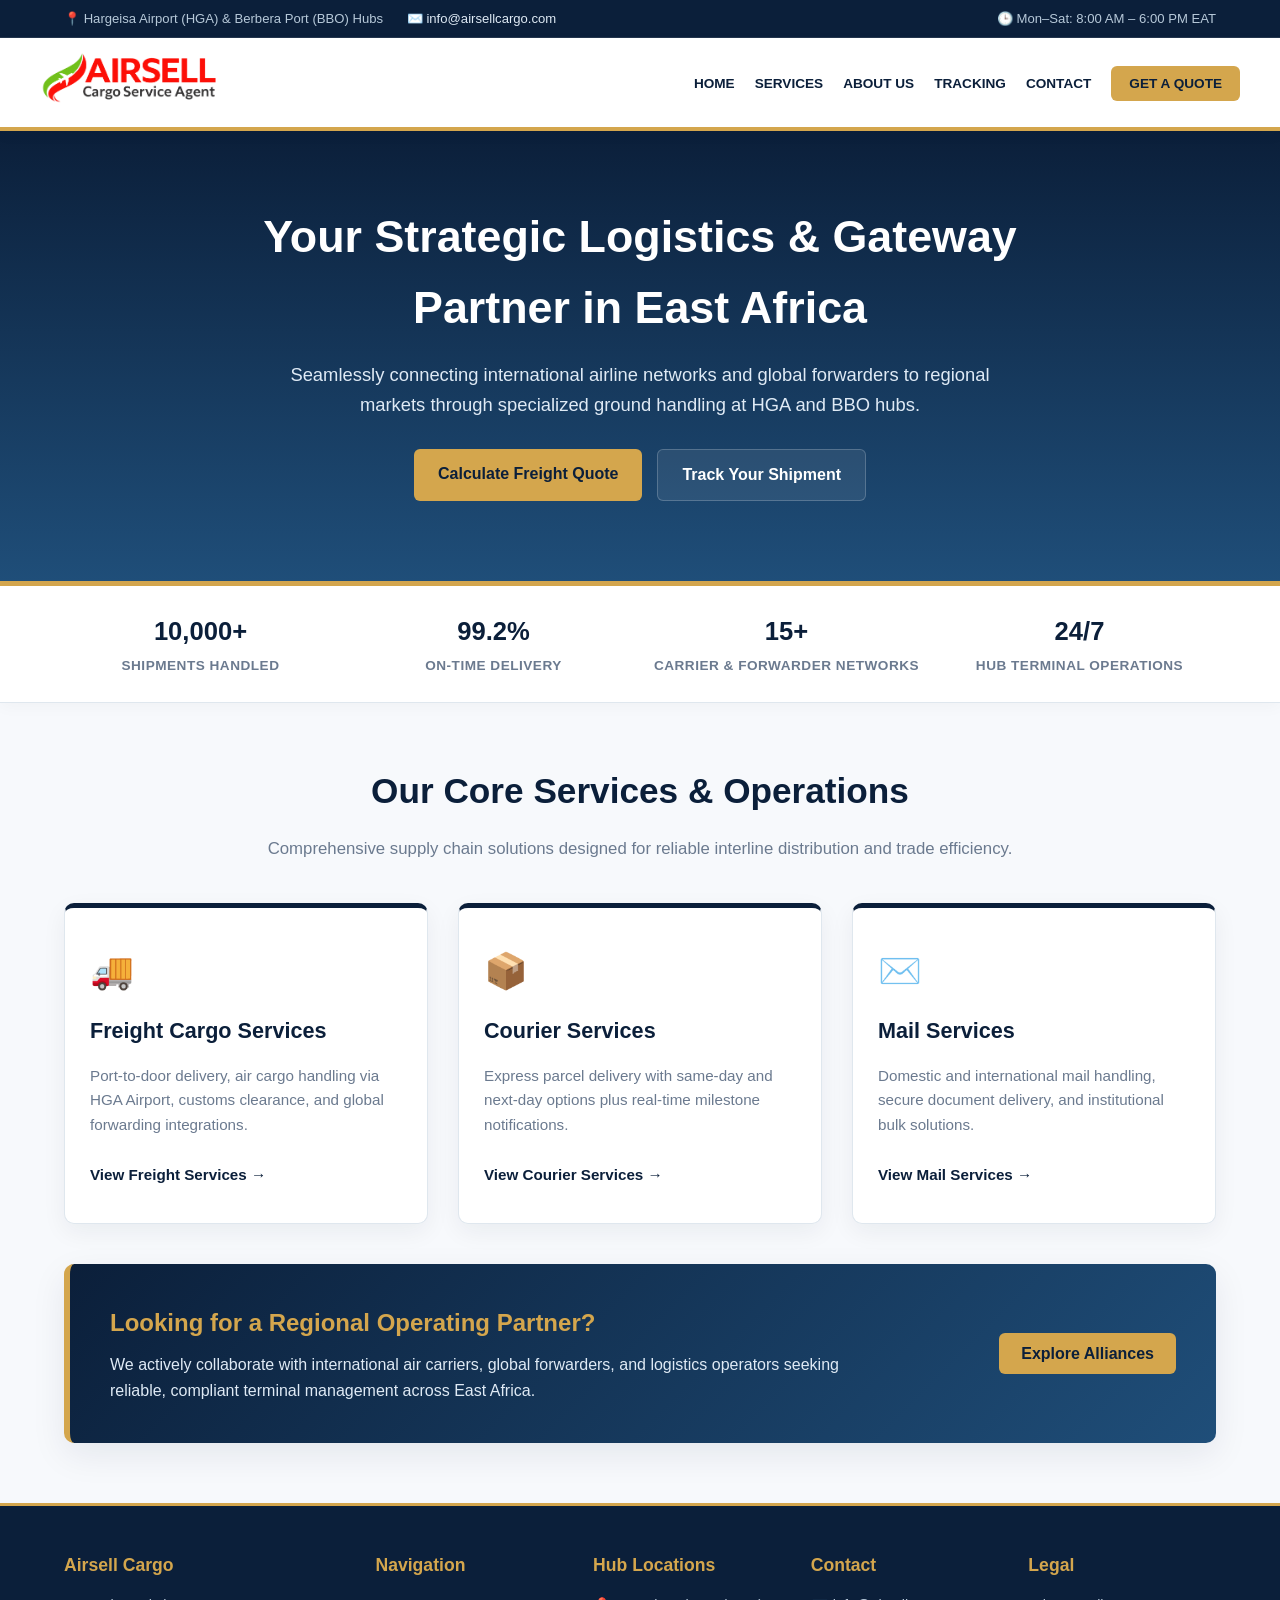
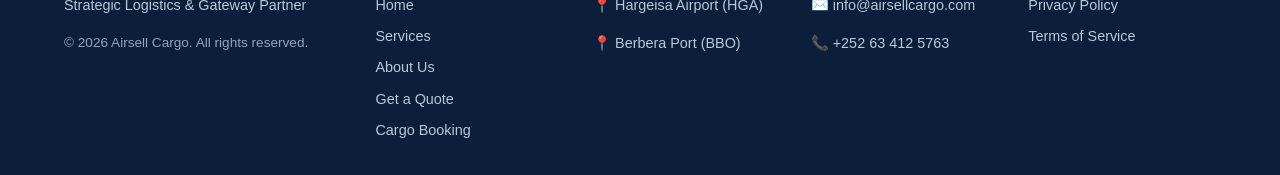
<file: index.html>
<!DOCTYPE html>
<html lang="en">
<head>
  <meta charset="UTF-8">
  <meta http-equiv="X-UA-Compatible" content="IE=edge">
  <meta name="viewport" content="width=device-width, initial-scale=1.0, maximum-scale=5.0">
  <title>Airsell Cargo | Strategic Logistics & Gateway Partner</title>
  <meta name="description" content="Your trusted regional operating extension, connecting international airline networks and global forwarders to East African markets through HGA and BBO hubs.">
  
  <style>  
    :root {
      --brand-primary: #0b1f3a;
      --brand-secondary: #1f4e79;
      --brand-accent: #d4a64d;
      --brand-danger: #c83e3e;
      --brand-yellow: #d4a64d;
      --primary-dark: #0b1f3a;
      --text-dark: #1e2a37;
      --text-gray: #6b7a8f;
      --bg-light: #f7f9fc;
      --card-shadow: 0 12px 35px rgba(11, 31, 58, 0.08);
      --border-color: #dfe7ee;
    }
    
    * { box-sizing: border-box; }

    body { 
      font-family: 'Segoe UI', Roboto, Arial, sans-serif; 
      margin: 0; 
      background: var(--bg-light); 
      color: var(--text-dark); 
      line-height: 1.6; 
    }
    
    .container { 
      max-width: 1200px; 
      margin: auto; 
      padding: 0 24px; 
    }
    
    /* Top Bar */
    .top-bar {
      background: var(--primary-dark);
      color: #b7c9d9;
      font-size: 0.82rem;
      padding: 8px 0;
      border-bottom: 1px solid rgba(255, 255, 255, 0.1);
    }

    .top-bar-flex {
      display: flex;
      justify-content: space-between;
      align-items: center;
    }

    .top-bar-info span { margin-right: 20px; }
    .top-bar-info a { color: #dfeaf5; text-decoration: none; }
    .top-bar-info a:hover { color: var(--brand-accent); }

    /* Header Navigation */
    header { 
      background: #ffffff; 
      border-bottom: 4px solid var(--brand-accent); 
      box-shadow: 0 4px 12px rgba(11,31,58,0.05); 
      position: sticky;
      top: 0;
      z-index: 1000;
    }
    
    .header-flex { 
      display: flex; 
      justify-content: space-between; 
      align-items: center; 
      padding: 15px 0;
    }
    
    .nav-links { 
      list-style: none; 
      display: flex; 
      align-items: center;
      gap: 20px; 
      margin: 0; 
      padding: 0;
    }
    
    .nav-links a { 
      text-decoration: none; 
      color: var(--primary-dark); 
      font-weight: 600; 
      text-transform: uppercase; 
      font-size: 0.85rem; 
      transition: color 0.3s ease; 
    }
    
    .nav-links a.active, .nav-links a:hover { 
      color: var(--brand-primary);
    }

    .btn-nav-cta {
      background: var(--brand-accent);
      color: var(--brand-primary) !important;
      padding: 10px 18px;
      border-radius: 6px;
      font-weight: 700 !important;
    }

    .btn-nav-cta:hover {
      background: #c49632;
    }
    
    /* Hero Section */
    .hero-banner { 
      text-align: center; 
      padding: 70px 20px 80px; 
      background: linear-gradient(180deg, var(--primary-dark) 0%, var(--brand-secondary) 100%);
      color: #ffffff;
      border-bottom: 5px solid var(--brand-accent); 
    }
    
    .hero-banner h1 { 
      font-size: 2.8rem; 
      margin: 0 0 16px; 
      font-weight: 800; 
      color: #ffffff; 
      max-width: 900px;
      margin-left: auto;
      margin-right: auto;
    } 

    .hero-banner p {
      max-width: 700px;
      margin: 0 auto 30px;
      color: #dfeaf5;
      font-size: 1.15rem;
    }

    .hero-btns {
      display: flex;
      justify-content: center;
      gap: 15px;
    }

    .btn-primary {
      background: var(--brand-accent);
      color: var(--brand-primary);
      padding: 12px 24px;
      border-radius: 6px;
      text-decoration: none;
      font-weight: 700;
      transition: background 0.2s;
    }

    .btn-primary:hover {
      background: #c49632;
    }

    .btn-secondary {
      background: rgba(255, 255, 255, 0.08);
      color: #ffffff;
      padding: 12px 24px;
      border-radius: 6px;
      text-decoration: none;
      font-weight: 700;
      border: 1px solid rgba(255, 255, 255, 0.2);
      transition: background 0.2s;
    }

    .btn-secondary:hover {
      background: rgba(255, 255, 255, 0.15);
    }

    /* Trust Metrics Strip */
    .metrics-strip {
      background: #ffffff;
      border-bottom: 1px solid var(--border-color);
      padding: 25px 0;
      box-shadow: 0 4px 15px rgba(0,0,0,0.03);
    }

    .metrics-grid {
      display: grid;
      grid-template-columns: repeat(4, 1fr);
      gap: 20px;
      text-align: center;
    }

    .metric-item strong {
      display: block;
      font-size: 1.6rem;
      color: var(--brand-primary);
      font-weight: 800;
    }

    .metric-item span {
      font-size: 0.85rem;
      color: var(--text-gray);
      text-transform: uppercase;
      letter-spacing: 0.5px;
      font-weight: 600;
    }

    /* Services & Partnership Section */
    .services-wrapper {
      max-width: 1200px;
      margin: 60px auto;
      padding: 0 24px;
    }

    .section-title {
      text-align: center;
      margin-bottom: 40px;
    }

    .section-title h2 {
      font-size: 2.2rem;
      color: var(--primary-dark);
      margin-bottom: 10px;
    }

    .section-title p {
      color: var(--text-gray);
      font-size: 1.05rem;
    }

    .services-grid {
      display: grid;
      grid-template-columns: repeat(3, 1fr);
      gap: 30px;
      margin-bottom: 40px;
    }

    .service-card {
      background: #ffffff;
      color: var(--text-dark);
      padding: 35px 25px;
      border-radius: 10px;
      box-shadow: 0 8px 25px rgba(11, 31, 58, 0.06);
      border-top: 5px solid var(--primary-dark);
      border-left: 1px solid var(--border-color);
      border-right: 1px solid var(--border-color);
      border-bottom: 1px solid var(--border-color);
      display: flex;
      flex-direction: column;
      justify-content: space-between;
      transition: transform 0.2s ease;
    }

    .service-card:hover {
      transform: translateY(-4px);
    }

    .service-card .icon {
      font-size: 2.2rem;
      margin-bottom: 15px;
    }

    .service-card h2 {
      color: var(--primary-dark);
      margin-top: 0;
      margin-bottom: 15px;
      font-size: 1.35rem;
    }

    .service-card p {
      color: var(--text-gray);
      font-size: 0.95rem;
      line-height: 1.6;
      margin-bottom: 25px;
    }

    .service-link {
      display: inline-block;
      color: var(--brand-primary);
      text-decoration: none;
      font-weight: 700;
      font-size: 0.95rem;
      transition: color 0.2s;
    }

    .service-link:hover {
      color: var(--brand-accent);
    }

    /* Strategic Partnership Spotlight Banner */
    .partnership-spotlight {
      background: linear-gradient(135deg, var(--primary-dark) 0%, var(--brand-secondary) 100%);
      color: #ffffff;
      padding: 40px;
      border-radius: 10px;
      border-left: 6px solid var(--brand-accent);
      display: flex;
      justify-content: space-between;
      align-items: center;
      gap: 20px;
      box-shadow: var(--card-shadow);
    }

    .partnership-spotlight h3 {
      color: var(--brand-accent);
      margin-top: 0;
      margin-bottom: 10px;
      font-size: 1.5rem;
    }

    .partnership-spotlight p {
      color: #dfeaf5;
      margin: 0;
      font-size: 1rem;
      max-width: 750px;
    }

    .btn-partnership {
      background: var(--brand-accent);
      color: var(--primary-dark);
      padding: 12px 22px;
      border-radius: 6px;
      text-decoration: none;
      font-weight: 800;
      white-space: nowrap;
      transition: background 0.2s;
    }

    .btn-partnership:hover {
      background: #c49632;
    }

    /* Footer */
    .site-footer { 
      background: var(--primary-dark); 
      color: #ffffff; 
      padding: 45px 0 25px; 
      font-size: 0.9rem;
      border-top: 3px solid var(--brand-accent);
    }

    .footer-grid { 
      display: grid; 
      grid-template-columns: 1.5fr repeat(4, 1fr); 
      gap: 30px; 
      max-width: 1200px;
      margin: auto;
      padding: 0 24px;
    }

    .footer-col h3 {
      color: var(--brand-accent);
      margin-top: 0;
      margin-bottom: 15px;
      font-size: 1.1rem;
    }

    .footer-col ul { list-style: none; padding: 0; margin: 0; }
    .footer-col li { margin-bottom: 8px; }
    .footer-col a { color: #b7c9d9; text-decoration: none; transition: color 0.3s ease; }
    .footer-col a:hover { color: #ffffff; }

    @media (max-width: 900px) {
      .services-grid, .metrics-grid { grid-template-columns: 1fr; }
      .hero-btns { flex-direction: column; }
      .partnership-spotlight { flex-direction: column; align-items: flex-start; }
    }
  </style>
</head>
<body>

<!-- Top Notification Bar -->
<div class="top-bar">
  <div class="container top-bar-flex">
    <div class="top-bar-info">
      <span>📍 Hargeisa Airport (HGA) & Berbera Port (BBO) Hubs</span>
      <span>✉️ <a href="mailto:info@airsellcargo.com">info@airsellcargo.com</a></span>
    </div>
    <div>
      <span>🕒 Mon–Sat: 8:00 AM – 6:00 PM EAT</span>
    </div>
  </div>
</div>

<!-- Main Header -->
<header>
  <div class="container header-flex">
    <div class="logo">
      <a href="index.html">
        <img src="logo.png" alt="Airsell Cargo Service Agent" width="180">
      </a>
    </div>
    
    <nav aria-label="Main Navigation">
      <ul class="nav-links">
        <li><a href="index.html" class="active" aria-current="page">Home</a></li>
        <li><a href="services.html">Services</a></li>
        <li><a href="about.html">About Us</a></li>
        <li><a href="tracking.html">Tracking</a></li>
        <li><a href="contact.html">Contact</a></li>
        <li><a href="quote.html" class="btn-nav-cta">Get a Quote</a></li>
      </ul>
    </nav>
  </div>
</header>

<!-- Hero Section -->
<section class="hero-banner">
  <div class="container">
    <h1>Your Strategic Logistics & Gateway Partner in East Africa</h1>
    <p>Seamlessly connecting international airline networks and global forwarders to regional markets through specialized ground handling at HGA and BBO hubs.</p>
    <div class="hero-btns">
      <a href="quote.html" class="btn-primary">Calculate Freight Quote</a>
      <a href="tracking.html" class="btn-secondary">Track Your Shipment</a>
    </div>
  </div>
</section>

<!-- Trust Metrics Strip -->
<div class="metrics-strip">
  <div class="container">
    <div class="metrics-grid">
      <div class="metric-item">
        <strong>10,000+</strong>
        <span>Shipments Handled</span>
      </div>
      <div class="metric-item">
        <strong>99.2%</strong>
        <span>On-Time Delivery</span>
      </div>
      <div class="metric-item">
        <strong>15+</strong>
        <span>Carrier & Forwarder Networks</span>
      </div>
      <div class="metric-item">
        <strong>24/7</strong>
        <span>Hub Terminal Operations</span>
      </div>
    </div>
  </div>
</div>

<!-- Core Services & Partnership Section -->
<div class="services-wrapper">
  <div class="section-title">
    <h2>Our Core Services & Operations</h2>
    <p>Comprehensive supply chain solutions designed for reliable interline distribution and trade efficiency.</p>
  </div>

  <div class="services-grid">
    
    <!-- Service 1 -->
    <div class="service-card">
      <div>
        <div class="icon">🚚</div>
        <h2>Freight Cargo Services</h2>
        <p>Port-to-door delivery, air cargo handling via HGA Airport, customs clearance, and global forwarding integrations.</p>
      </div>
      <div>
        <a href="services.html" class="service-link">View Freight Services →</a>
      </div>
    </div>

    <!-- Service 2 -->
    <div class="service-card">
      <div>
        <div class="icon">📦</div>
        <h2>Courier Services</h2>
        <p>Express parcel delivery with same-day and next-day options plus real-time milestone notifications.</p>
      </div>
      <div>
        <a href="services.html" class="service-link">View Courier Services →</a>
      </div>
    </div>

    <!-- Service 3 -->
    <div class="service-card">
      <div>
        <div class="icon">✉️</div>
        <h2>Mail Services</h2>
        <p>Domestic and international mail handling, secure document delivery, and institutional bulk solutions.</p>
      </div>
      <div>
        <a href="services.html" class="service-link">View Mail Services →</a>
      </div>
    </div>

  </div>

  <!-- Strategic Alliance Spotlight Banner -->
  <div class="partnership-spotlight">
    <div>
      <h3>Looking for a Regional Operating Partner?</h3>
      <p>We actively collaborate with international air carriers, global forwarders, and logistics operators seeking reliable, compliant terminal management across East Africa.</p>
    </div>
    <div>
      <a href="contact.html" class="btn-partnership">Explore Alliances</a>
    </div>
  </div>

</div>

<!-- Footer Section -->
<footer class="site-footer">
  <div class="footer-grid">
    <div class="footer-col">
      <h3>Airsell Cargo</h3>
      <p style="color: #b7c9d9;">Strategic Logistics & Gateway Partner</p>
      <p style="color: #94a3b8; font-size: 0.85rem;">© 2026 Airsell Cargo. All rights reserved.</p>
    </div>

    <div class="footer-col">
      <h3>Navigation</h3>
      <ul>
        <li><a href="index.html">Home</a></li>
        <li><a href="services.html">Services</a></li>
        <li><a href="about.html">About Us</a></li>
        <li><a href="quote.html">Get a Quote</a></li>
        <li><a href="booking.html">Cargo Booking</a></li>
      </ul>
    </div>

    <div class="footer-col">
      <h3>Hub Locations</h3>
      <p style="color: #b7c9d9; margin-bottom: 6px;">📍 Hargeisa Airport (HGA)</p>
      <p style="color: #b7c9d9;">📍 Berbera Port (BBO)</p>
    </div>

    <div class="footer-col">
      <h3>Contact</h3>
      <p style="color: #b7c9d9; margin-bottom: 6px;">✉️ <a href="mailto:info@airsellcargo.com">info@airsellcargo.com</a></p>
      <p style="color: #b7c9d9;">📞 +252 63 412 5763</p>
    </div>

    <div class="footer-col">
      <h3>Legal</h3>
      <ul>
        <li><a href="privacy.html">Privacy Policy</a></li>
        <li><a href="terms.html">Terms of Service</a></li>
      </ul>
    </div>
  </div>
</footer>

</body>
</html>
</file>
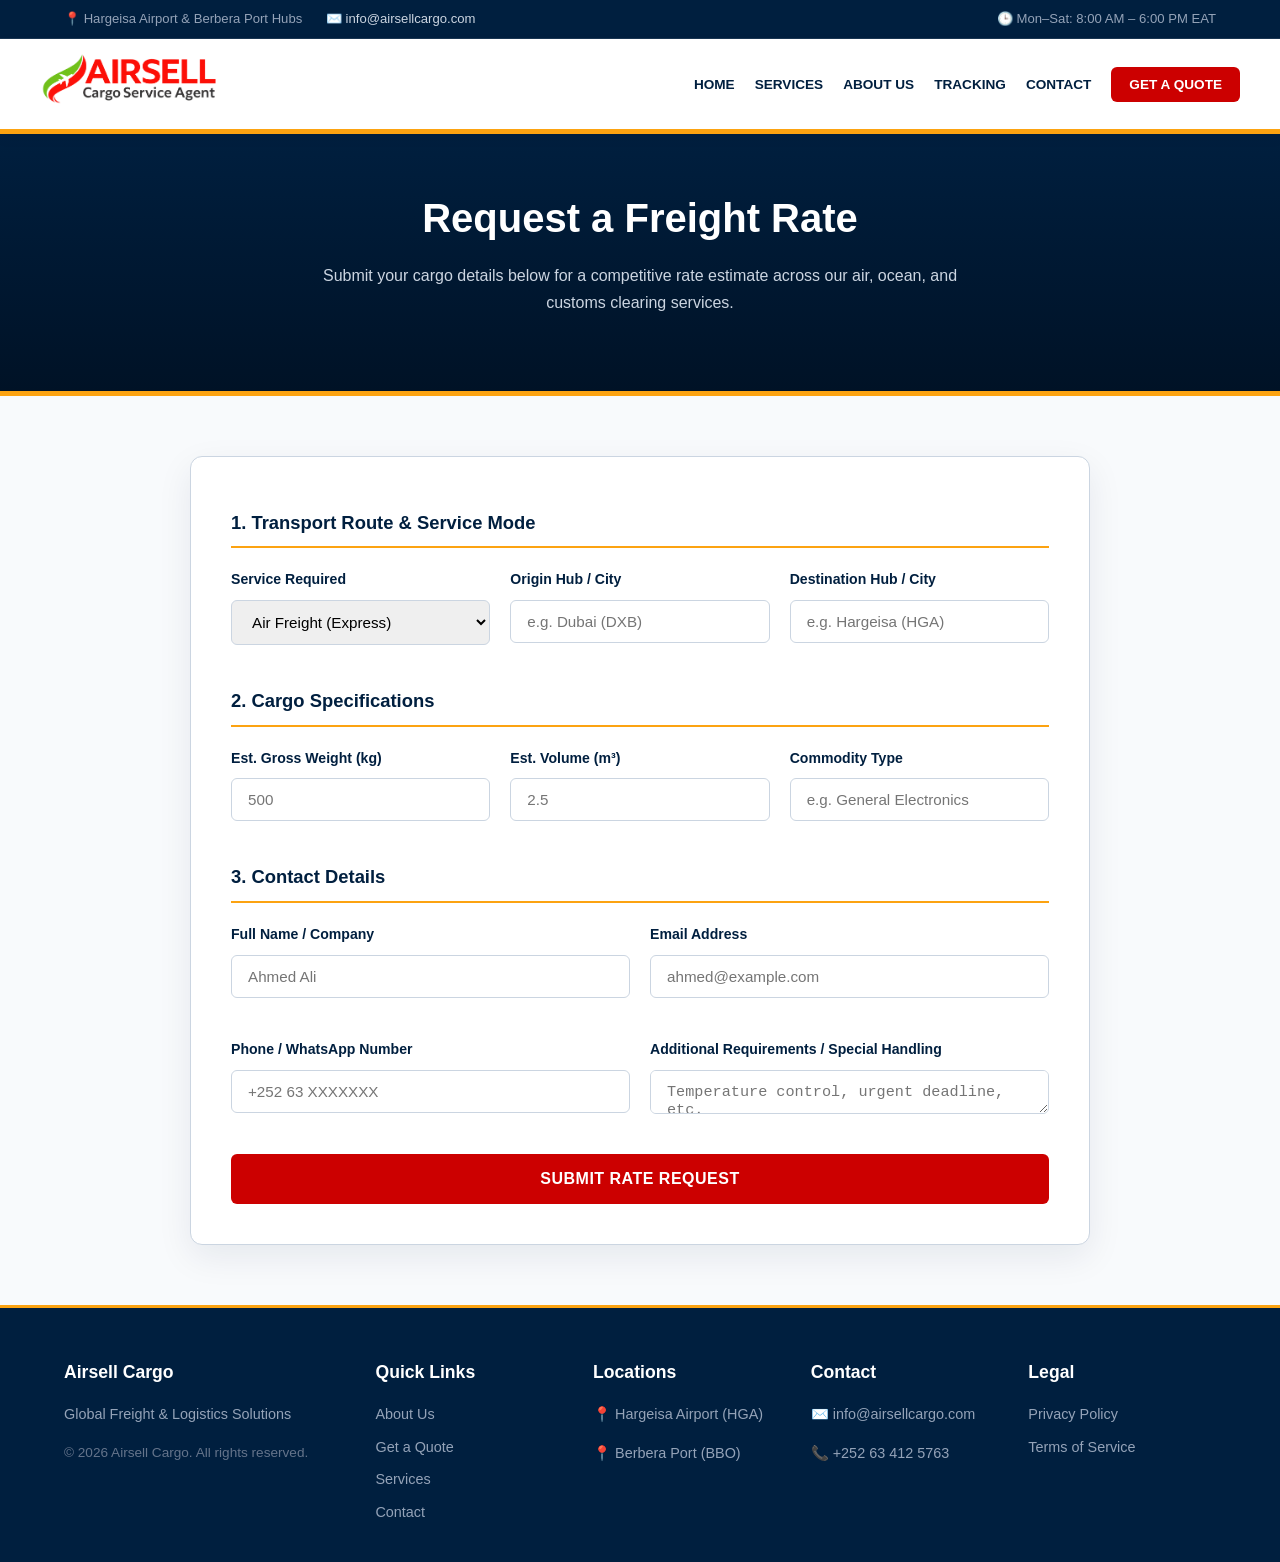
<file: 1quote.html>
<!DOCTYPE html>
<html lang="en">
<head>
  <meta charset="UTF-8">
  <meta http-equiv="X-UA-Compatible" content="IE=edge">
  <meta name="viewport" content="width=device-width, initial-scale=1.0, maximum-scale=5.0">
  <title>Get a Freight Quote | Airsell Cargo</title>
  <meta name="description" content="Request an instant freight estimate for air cargo, ocean shipping, or customs clearing with Airsell Cargo.">
  
  <style>
    :root {
      --brand-red: #cc0000;
      --brand-green: #008800;
      --brand-yellow: #fca311;
      --primary-dark: #001f3f;
      --text-dark: #0f172a;
      --text-gray: #64748b;
      --bg-light: #f8fafc;
      --card-shadow: 0 12px 35px rgba(0, 31, 63, 0.08);
      --border-color: #cbd5e1;
    }
    * { box-sizing: border-box; }
    body {
      font-family: 'Segoe UI', Roboto, Arial, sans-serif;
      margin: 0;
      background: #ffffff;
      color: var(--text-dark);
      line-height: 1.7;
    }
    .container { max-width: 1200px; margin: auto; padding: 0 24px; }
    
    /* Top Bar */
    .top-bar {
      background: var(--primary-dark);
      color: #94a3b8;
      font-size: 0.82rem;
      padding: 8px 0;
      border-bottom: 1px solid rgba(255, 255, 255, 0.1);
    }
    .top-bar-flex { display: flex; justify-content: space-between; align-items: center; }
    .top-bar-info span { margin-right: 20px; }
    .top-bar-info a { color: #cbd5e1; text-decoration: none; }
    .top-bar-info a:hover { color: var(--brand-yellow); }
    
    /* Header Navigation */
    header {
      background: #ffffff;
      border-bottom: 5px solid var(--brand-yellow);
      box-shadow: 0 4px 12px rgba(0,0,0,0.06);
      position: sticky;
      top: 0;
      z-index: 1000;
    }
    .header-flex { display: flex; justify-content: space-between; align-items: center; padding: 15px 0; }
    .nav-links { list-style: none; display: flex; align-items: center; gap: 20px; margin: 0; padding: 0; }
    .nav-links a {
      text-decoration: none;
      color: var(--primary-dark);
      font-weight: 600;
      text-transform: uppercase;
      font-size: 0.85rem;
      transition: color 0.3s ease;
    }
    .nav-links a.active, .nav-links a:hover { color: var(--brand-red); }
    .btn-nav-cta {
      background: var(--brand-red);
      color: #ffffff !important;
      padding: 10px 18px;
      border-radius: 6px;
      font-weight: 700 !important;
    }
    
    /* Hero Banner */
    .hero-banner {
      text-align: center;
      padding: 50px 20px 60px;
      background: linear-gradient(180deg, var(--primary-dark) 0%, #001226 100%);
      color: #ffffff;
      border-bottom: 5px solid var(--brand-yellow);
    }
    .hero-banner h1 { font-size: 2.5rem; margin: 0 0 10px; font-weight: 800; }
    .hero-banner p { max-width: 650px; margin: 0 auto 15px; color: #cbd5e1; font-size: 1rem; }
    
    /* Form Layout */
    .quote-section { padding: 60px 0; background: var(--bg-light); }
    .quote-card {
      background: #ffffff;
      border-radius: 12px;
      box-shadow: var(--card-shadow);
      padding: 40px;
      border: 1px solid var(--border-color);
      max-width: 900px;
      margin: 0 auto;
    }
    .form-grid-2 { display: grid; grid-template-columns: 1fr 1fr; gap: 20px; margin-bottom: 20px; }
    .form-grid-3 { display: grid; grid-template-columns: repeat(3, 1fr); gap: 20px; margin-bottom: 20px; }
    .form-group { display: flex; flex-direction: column; margin-bottom: 20px; }
    .form-group label { font-weight: 700; font-size: 0.88rem; color: var(--primary-dark); margin-bottom: 8px; }
    .form-group input, .form-group select, .form-group textarea {
      padding: 12px 16px;
      border: 1px solid var(--border-color);
      border-radius: 6px;
      font-size: 0.95rem;
      outline: none;
      transition: border-color 0.2s;
    }
    .form-group input:focus, .form-group select:focus, .form-group textarea:focus { border-color: var(--brand-red); }
    .btn-submit {
      background: var(--brand-red);
      color: #ffffff;
      border: none;
      padding: 16px 32px;
      font-size: 1rem;
      font-weight: 700;
      border-radius: 6px;
      cursor: pointer;
      width: 100%;
      text-transform: uppercase;
      letter-spacing: 0.5px;
      transition: background 0.3s;
    }
    .btn-submit:hover { background: var(--primary-dark); }
    
    .form-section-title {
      font-size: 1.15rem;
      color: var(--primary-dark);
      border-bottom: 2px solid var(--brand-yellow);
      padding-bottom: 8px;
      margin-top: 10px;
      margin-bottom: 20px;
      font-weight: 700;
    }
    
    /* Footer */
    .site-footer {
      background: var(--primary-dark);
      color: #ffffff;
      padding: 50px 0 30px;
      font-size: 0.9rem;
      border-top: 3px solid var(--brand-yellow);
    }
    .footer-grid { display: grid; grid-template-columns: 1.5fr repeat(4, 1fr); gap: 30px; }
    .footer-col h4 { color: var(--brand-yellow); margin-top: 0; margin-bottom: 15px; font-size: 1.1rem; }
    .footer-col ul { list-style: none; padding: 0; margin: 0; }
    .footer-col li { margin-bottom: 8px; }
    .footer-col a { color: #94a3b8; text-decoration: none; transition: color 0.3s ease; }
    .footer-col a:hover { color: #ffffff; }
    
    @media (max-width: 768px) {
      .form-grid-2, .form-grid-3 { grid-template-columns: 1fr; }
      .footer-grid { grid-template-columns: 1fr; gap: 25px; }
      .top-bar { display: none; }
    }
  </style>
</head>
<body>

  <!-- Top Navigation Bar -->
  <div class="top-bar">
    <div class="container top-bar-flex">
      <div class="top-bar-info">
        <span>📍 Hargeisa Airport & Berbera Port Hubs</span>
        <span>✉️ <a href="mailto:info@airsellcargo.com">info@airsellcargo.com</a></span>
      </div>
      <div>
        <span>🕒 Mon–Sat: 8:00 AM – 6:00 PM EAT</span>
      </div>
    </div>
  </div>

  <!-- Header Navigation -->
  <header>
    <div class="container header-flex">
      <div class="logo">
        <a href="index.html">
          <img src="logo.png" alt="Airsell Cargo" width="180">
        </a>
      </div>
      <nav aria-label="Main Navigation">
        <ul class="nav-links">
          <li><a href="index.html">Home</a></li>
          <li><a href="services.html">Services</a></li>
          <li><a href="about.html">About Us</a></li>
          <li><a href="tracking.html">Tracking</a></li>
          <li><a href="contact.html">Contact</a></li>
          <li><a href="quote.html" class="btn-nav-cta">Get a Quote</a></li>
        </ul>
      </nav>
    </div>
  </header>

  <!-- Hero Section -->
  <section class="hero-banner">
    <div class="container">
      <h1>Request a Freight Rate</h1>
      <p>Submit your cargo details below for a competitive rate estimate across our air, ocean, and customs clearing services.</p>
    </div>
  </section>

  <!-- Main Content & Form -->
  <main class="quote-section">
    <div class="container">
      <div class="quote-card">
        <form id="quoteForm" action="https://formsubmit.co/1233a26cfc71ac026ab36a3426f8e462" method="POST" enctype="multipart/form-data">
          <!-- FormSubmit Settings -->
          <input type="hidden" name="_captcha" value="false">
          <input type="hidden" name="_template" value="table">
          <input type="hidden" name="_subject" value="🚚 Freight Quote: {Service_Required} ({Origin_Hub} ➔ {Destination_Hub}) - {Full_Name}">
          <input type="hidden" name="_next" value="https://airsellcargo.com/thank.html">
          <input type="hidden" name="_autoresponse" value="Thank you for contacting Airsell Cargo. We have received your freight quote request and our team will get back to you shortly.">

          <!-- 1. Route Selection -->
          <div class="form-section-title">1. Transport Route & Service Mode</div>
          <div class="form-grid-3">
            <div class="form-group">
              <label for="service-type">Service Required</label>
              <select id="service-type" name="Service_Required" required>
                <option value="Air Freight (Express)">Air Freight (Express)</option>
                <option value="Air Charter Special">Air Charter Special</option>
                <option value="Ocean Cargo (FCL)">Ocean Cargo (FCL)</option>
                <option value="Ocean Cargo (LCL)">Ocean Cargo (LCL)</option>
                <option value="Customs Clearance Only">Customs Clearance Only</option>
              </select>
            </div>
            <div class="form-group">
              <label for="origin">Origin Hub / City</label>
              <input type="text" id="origin" name="Origin_Hub" placeholder="e.g. Dubai (DXB)" required>
            </div>
            <div class="form-group">
              <label for="destination">Destination Hub / City</label>
              <input type="text" id="destination" name="Destination_Hub" placeholder="e.g. Hargeisa (HGA)" required>
            </div>
          </div>

          <!-- 2. Cargo Details -->
          <div class="form-section-title">2. Cargo Specifications</div>
          <div class="form-grid-3">
            <div class="form-group">
              <label for="weight">Est. Gross Weight (kg)</label>
              <input type="number" id="weight" name="Est_Gross_Weight_kg" placeholder="500" required>
            </div>
            <div class="form-group">
              <label for="volume">Est. Volume (m³)</label>
              <input type="number" step="0.1" id="volume" name="Est_Volume_m3" placeholder="2.5">
            </div>
            <div class="form-group">
              <label for="commodity">Commodity Type</label>
              <input type="text" id="commodity" name="Commodity_Type" placeholder="e.g. General Electronics" required>
            </div>
          </div>

          <!-- 3. Contact Information -->
          <div class="form-section-title">3. Contact Details</div>
          <div class="form-grid-2">
            <div class="form-group">
              <label for="fullname">Full Name / Company</label>
              <input type="text" id="fullname" name="Full_Name" placeholder="Ahmed Ali" required>
            </div>
            <div class="form-group">
              <label for="email">Email Address</label>
              <input type="email" id="email" name="email" placeholder="ahmed@example.com" required>
            </div>
          </div>
          <div class="form-grid-2">
            <div class="form-group">
              <label for="phone">Phone / WhatsApp Number</label>
              <input type="tel" id="phone" name="Phone_Number" placeholder="+252 63 XXXXXXX" required>
            </div>
            <div class="form-group">
              <label for="notes">Additional Requirements / Special Handling</label>
              <textarea id="notes" name="Special_Handling_Notes" rows="1" placeholder="Temperature control, urgent deadline, etc."></textarea>
            </div>
          </div>

          <button type="submit" class="btn-submit">Submit Rate Request</button>
        </form>
      </div>
    </div>
  </main>

  <!-- Footer Section -->
  <footer class="site-footer">
    <div class="container footer-grid">
      <div class="footer-col">
        <h4 style="color: #ffffff;">Airsell Cargo</h4>
        <p style="color: #94a3b8;">Global Freight & Logistics Solutions</p>
        <p style="color: #64748b; font-size: 0.85rem;">© 2026 Airsell Cargo. All rights reserved.</p>
      </div>
      <div class="footer-col">
        <h4 style="color: #ffffff;">Quick Links</h4>
        <ul>
          <li><a href="about.html">About Us</a></li>
          <li><a href="quote.html">Get a Quote</a></li>
          <li><a href="services.html">Services</a></li>
          <li><a href="contact.html">Contact</a></li>
        </ul>
      </div>
      <div class="footer-col">
        <h4 style="color: #ffffff;">Locations</h4>
        <p style="color: #94a3b8; margin-bottom: 6px;">📍 Hargeisa Airport (HGA)</p>
        <p style="color: #94a3b8;">📍 Berbera Port (BBO)</p>
      </div>
      <div class="footer-col">
        <h4 style="color: #ffffff;">Contact</h4>
        <p style="color: #94a3b8; margin-bottom: 6px;">✉️ info@airsellcargo.com</p>
        <p style="color: #94a3b8;">📞 +252 63 412 5763</p>
      </div>
      <div class="footer-col">
        <h4 style="color: #ffffff;">Legal</h4>
        <ul>
          <li><a href="privacy.html">Privacy Policy</a></li>
          <li><a href="terms.html">Terms of Service</a></li>
        </ul>
      </div>
    </div>
  </footer>

</body>
</html>
</file>
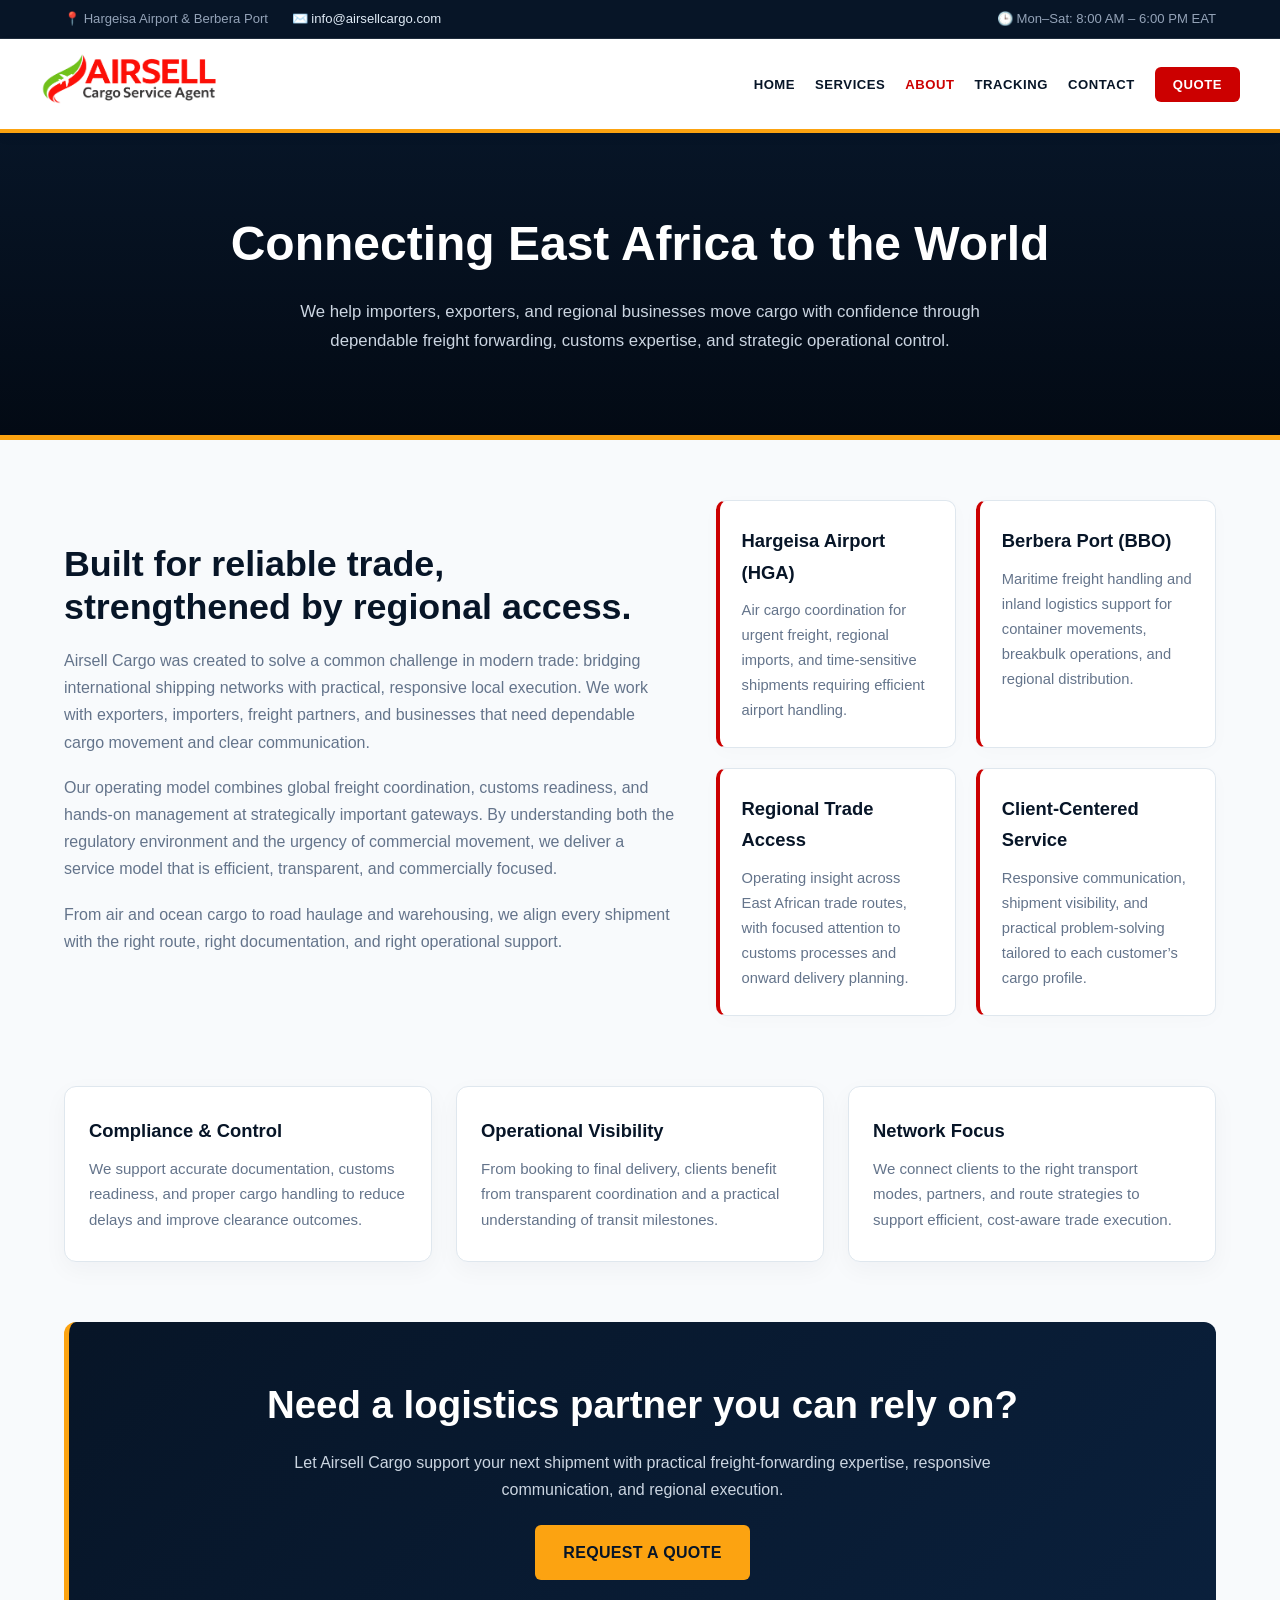
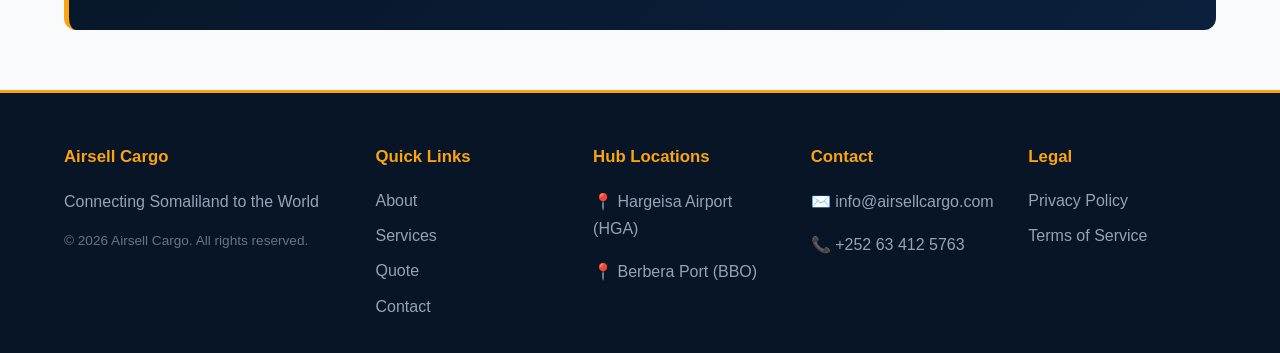
<file: about.html>
<!DOCTYPE html>
<html lang="en">
<head>
  <meta charset="UTF-8">
  <meta http-equiv="X-UA-Compatible" content="IE=edge">
  <meta name="viewport" content="width=device-width, initial-scale=1.0, maximum-scale=5.0">
  <title>About Us | Airsell Cargo - Freight Forwarding & Logistics</title>
  <meta name="description" content="Learn about Airsell Cargo, a professional freight forwarding company serving East Africa through strategic hubs in Hargeisa and Berbera.">

  <style>
    :root {
      --brand-red: #cc0000;
      --brand-yellow: #fca311;
      --primary-dark: #071527;
      --text-dark: #0f172a;
      --text-gray: #64748b;
      --bg-light: #f8fafc;
      --border-color: #dfe7ee;
      --card-shadow: 0 12px 35px rgba(7, 21, 39, 0.08);
    }

    * { box-sizing: border-box; }

    body {
      margin: 0;
      font-family: 'Segoe UI', Roboto, Arial, sans-serif;
      background: var(--bg-light);
      color: var(--text-dark);
      line-height: 1.7;
    }

    .container {
      max-width: 1200px;
      margin: 0 auto;
      padding: 0 24px;
    }

    .top-bar {
      background: var(--primary-dark);
      color: #94a3b8;
      font-size: 0.82rem;
      padding: 8px 0;
      border-bottom: 1px solid rgba(255,255,255,0.1);
    }

    .top-bar-flex {
      display: flex;
      justify-content: space-between;
      align-items: center;
      gap: 10px;
      flex-wrap: wrap;
    }

    .top-bar-info span { margin-right: 20px; }
    .top-bar-info a { color: #dfeaf5; text-decoration: none; }
    .top-bar-info a:hover { color: var(--brand-yellow); }

    header {
      background: #fff;
      border-bottom: 4px solid var(--brand-yellow);
      box-shadow: 0 4px 12px rgba(0,0,0,0.04);
      position: sticky;
      top: 0;
      z-index: 1000;
    }

    .header-flex {
      display: flex;
      justify-content: space-between;
      align-items: center;
      padding: 15px 0;
    }

    .nav-links {
      list-style: none;
      display: flex;
      align-items: center;
      gap: 20px;
      margin: 0;
      padding: 0;
    }

    .nav-links a {
      text-decoration: none;
      color: var(--primary-dark);
      font-weight: 700;
      text-transform: uppercase;
      font-size: 0.82rem;
      letter-spacing: 0.04em;
      transition: color 0.2s ease;
    }

    .nav-links a.active, .nav-links a:hover {
      color: var(--brand-red);
    }

    .btn-nav-cta {
      background: var(--brand-red);
      color: #fff !important;
      padding: 10px 18px;
      border-radius: 6px;
    }

    .btn-nav-cta:hover {
      background: var(--primary-dark);
    }

    .page-header {
      background: linear-gradient(180deg, var(--primary-dark) 0%, #030a14 100%);
      color: #fff;
      text-align: center;
      padding: 70px 20px 80px;
      border-bottom: 5px solid var(--brand-yellow);
    }

    .page-header h1 {
      margin: 0 0 14px;
      font-size: clamp(2.2rem, 4vw, 3rem);
      font-weight: 800;
    }

    .page-header p {
      max-width: 700px;
      margin: 0 auto;
      color: #cbd5e1;
      font-size: 1.05rem;
    }

    .content-wrapper {
      max-width: 1200px;
      margin: 60px auto;
      padding: 0 24px;
    }

    .about-grid {
      display: grid;
      grid-template-columns: 1.1fr 0.9fr;
      gap: 40px;
      align-items: center;
      margin-bottom: 70px;
    }

    .about-text h2 {
      margin-top: 0;
      margin-bottom: 18px;
      font-size: clamp(1.8rem, 2.8vw, 2.5rem);
      color: var(--primary-dark);
      line-height: 1.2;
    }

    .about-text p {
      margin: 0 0 18px;
      color: var(--text-gray);
      font-size: 1rem;
    }

    .hub-cards {
      display: grid;
      grid-template-columns: 1fr 1fr;
      gap: 20px;
    }

    .hub-card {
      background: #fff;
      padding: 24px 22px;
      border-radius: 10px;
      border: 1px solid var(--border-color);
      border-left: 4px solid var(--brand-red);
      box-shadow: 0 4px 20px rgba(0,0,0,0.02);
    }

    .hub-card h3 {
      margin: 0 0 10px;
      color: var(--primary-dark);
      font-size: 1.15rem;
    }

    .hub-card p {
      margin: 0;
      color: var(--text-gray);
      font-size: 0.92rem;
    }

    .values-grid {
      display: grid;
      grid-template-columns: repeat(3, 1fr);
      gap: 24px;
      margin-bottom: 60px;
    }

    .value-box {
      background: #fff;
      border: 1px solid var(--border-color);
      border-radius: 12px;
      padding: 28px 24px;
      box-shadow: 0 8px 25px rgba(7, 21, 39, 0.04);
    }

    .value-box h3 {
      margin-top: 0;
      margin-bottom: 10px;
      color: var(--primary-dark);
      font-size: 1.15rem;
    }

    .value-box p {
      margin: 0;
      color: var(--text-gray);
      font-size: 0.94rem;
    }

    .cta-banner {
      background: linear-gradient(135deg, var(--primary-dark) 0%, #0a203c 100%);
      color: #fff;
      text-align: center;
      border-radius: 12px;
      padding: 50px 24px;
      border-left: 5px solid var(--brand-yellow);
    }

    .cta-banner h2 {
      margin: 0 0 12px;
      font-size: clamp(1.8rem, 3vw, 2.5rem);
    }

    .cta-banner p {
      max-width: 700px;
      margin: 0 auto 22px;
      color: #cbd5e1;
    }

    .btn-primary {
      display: inline-block;
      background: var(--brand-yellow);
      color: var(--primary-dark);
      font-weight: 800;
      text-decoration: none;
      padding: 14px 28px;
      border-radius: 6px;
      text-transform: uppercase;
      letter-spacing: 0.02em;
    }

    .site-footer {
      background: var(--primary-dark);
      color: #fff;
      padding: 50px 0 25px;
      border-top: 3px solid var(--brand-yellow);
    }

    .footer-grid {
      display: grid;
      grid-template-columns: 1.5fr repeat(4, 1fr);
      gap: 30px;
    }

    .footer-col h3 {
      color: var(--brand-yellow);
      margin-top: 0;
      margin-bottom: 15px;
      font-size: 1.05rem;
    }

    .footer-col ul {
      list-style: none;
      padding: 0;
      margin: 0;
    }

    .footer-col li { margin-bottom: 8px; }
    .footer-col a { color: #94a3b8; text-decoration: none; }
    .footer-col a:hover { color: #fff; }

    @media (max-width: 900px) {
      .about-grid, .values-grid, .hub-cards, .footer-grid { grid-template-columns: 1fr; }
      .top-bar { display: none; }
    }
  </style>
</head>
<body>

<div class="top-bar">
  <div class="container top-bar-flex">
    <div class="top-bar-info">
      <span>📍 Hargeisa Airport & Berbera Port</span>
      <span>✉️ <a href="mailto:info@airsellcargo.com">info@airsellcargo.com</a></span>
    </div>
    <div>
      <span>🕒 Mon–Sat: 8:00 AM – 6:00 PM EAT</span>
    </div>
  </div>
</div>

<header>
  <div class="container header-flex">
    <div class="logo">
      <a href="index.html">
        <img src="logo.png" alt="Airsell Cargo" width="180">
      </a>
    </div>

    <nav aria-label="Main Navigation">
      <ul class="nav-links">
        <li><a href="index.html">Home</a></li>
        <li><a href="services.html">Services</a></li>
        <li><a href="about.html" class="active" aria-current="page">About</a></li>
        <li><a href="tracking.html">Tracking</a></li>
        <li><a href="contact.html">Contact</a></li>
        <li><a href="quote.html" class="btn-nav-cta">Quote</a></li>
      </ul>
    </nav>
  </div>
</header>

<section class="page-header">
  <div class="container">
    <h1>Connecting East Africa to the World</h1>
    <p>We help importers, exporters, and regional businesses move cargo with confidence through dependable freight forwarding, customs expertise, and strategic operational control.</p>
  </div>
</section>

<div class="content-wrapper">
  <div class="about-grid">
    <div class="about-text">
      <h2>Built for reliable trade, strengthened by regional access.</h2>
      <p>Airsell Cargo was created to solve a common challenge in modern trade: bridging international shipping networks with practical, responsive local execution. We work with exporters, importers, freight partners, and businesses that need dependable cargo movement and clear communication.</p>
      <p>Our operating model combines global freight coordination, customs readiness, and hands-on management at strategically important gateways. By understanding both the regulatory environment and the urgency of commercial movement, we deliver a service model that is efficient, transparent, and commercially focused.</p>
      <p>From air and ocean cargo to road haulage and warehousing, we align every shipment with the right route, right documentation, and right operational support.</p>
    </div>

    <div class="hub-cards">
      <div class="hub-card">
        <h3>Hargeisa Airport (HGA)</h3>
        <p>Air cargo coordination for urgent freight, regional imports, and time-sensitive shipments requiring efficient airport handling.</p>
      </div>
      <div class="hub-card">
        <h3>Berbera Port (BBO)</h3>
        <p>Maritime freight handling and inland logistics support for container movements, breakbulk operations, and regional distribution.</p>
      </div>
      <div class="hub-card">
        <h3>Regional Trade Access</h3>
        <p>Operating insight across East African trade routes, with focused attention to customs processes and onward delivery planning.</p>
      </div>
      <div class="hub-card">
        <h3>Client-Centered Service</h3>
        <p>Responsive communication, shipment visibility, and practical problem-solving tailored to each customer’s cargo profile.</p>
      </div>
    </div>
  </div>

  <div class="values-grid">
    <div class="value-box">
      <h3>Compliance & Control</h3>
      <p>We support accurate documentation, customs readiness, and proper cargo handling to reduce delays and improve clearance outcomes.</p>
    </div>
    <div class="value-box">
      <h3>Operational Visibility</h3>
      <p>From booking to final delivery, clients benefit from transparent coordination and a practical understanding of transit milestones.</p>
    </div>
    <div class="value-box">
      <h3>Network Focus</h3>
      <p>We connect clients to the right transport modes, partners, and route strategies to support efficient, cost-aware trade execution.</p>
    </div>
  </div>

  <div class="cta-banner">
    <h2>Need a logistics partner you can rely on?</h2>
    <p>Let Airsell Cargo support your next shipment with practical freight-forwarding expertise, responsive communication, and regional execution.</p>
    <a href="quote.html" class="btn-primary">Request a Quote</a>
  </div>
</div>

<footer class="site-footer">
  <div class="container footer-grid">
    <div class="footer-col">
      <h3>Airsell Cargo</h3>
      <p style="color: #94a3b8; margin-bottom: 10px;">Connecting Somaliland to the World</p>
      <p style="color: #64748b; font-size: 0.85rem;">© 2026 Airsell Cargo. All rights reserved.</p>
    </div>

    <div class="footer-col">
      <h3>Quick Links</h3>
      <ul>
        <li><a href="about.html">About</a></li>
        <li><a href="services.html">Services</a></li>
        <li><a href="quote.html">Quote</a></li>
        <li><a href="contact.html">Contact</a></li>
      </ul>
    </div>

    <div class="footer-col">
      <h3>Hub Locations</h3>
      <p style="color: #94a3b8; margin-bottom: 6px;">📍 Hargeisa Airport (HGA)</p>
      <p style="color: #94a3b8;">📍 Berbera Port (BBO)</p>
    </div>

    <div class="footer-col">
      <h3>Contact</h3>
      <p style="color: #94a3b8; margin-bottom: 6px;">✉️ info@airsellcargo.com</p>
      <p style="color: #94a3b8;">📞 +252 63 412 5763</p>
    </div>

    <div class="footer-col">
      <h3>Legal</h3>
      <ul>
        <li><a href="privacy.html">Privacy Policy</a></li>
        <li><a href="terms.html">Terms of Service</a></li>
      </ul>
    </div>
  </div>
</footer>

</body>
</html>
</file>
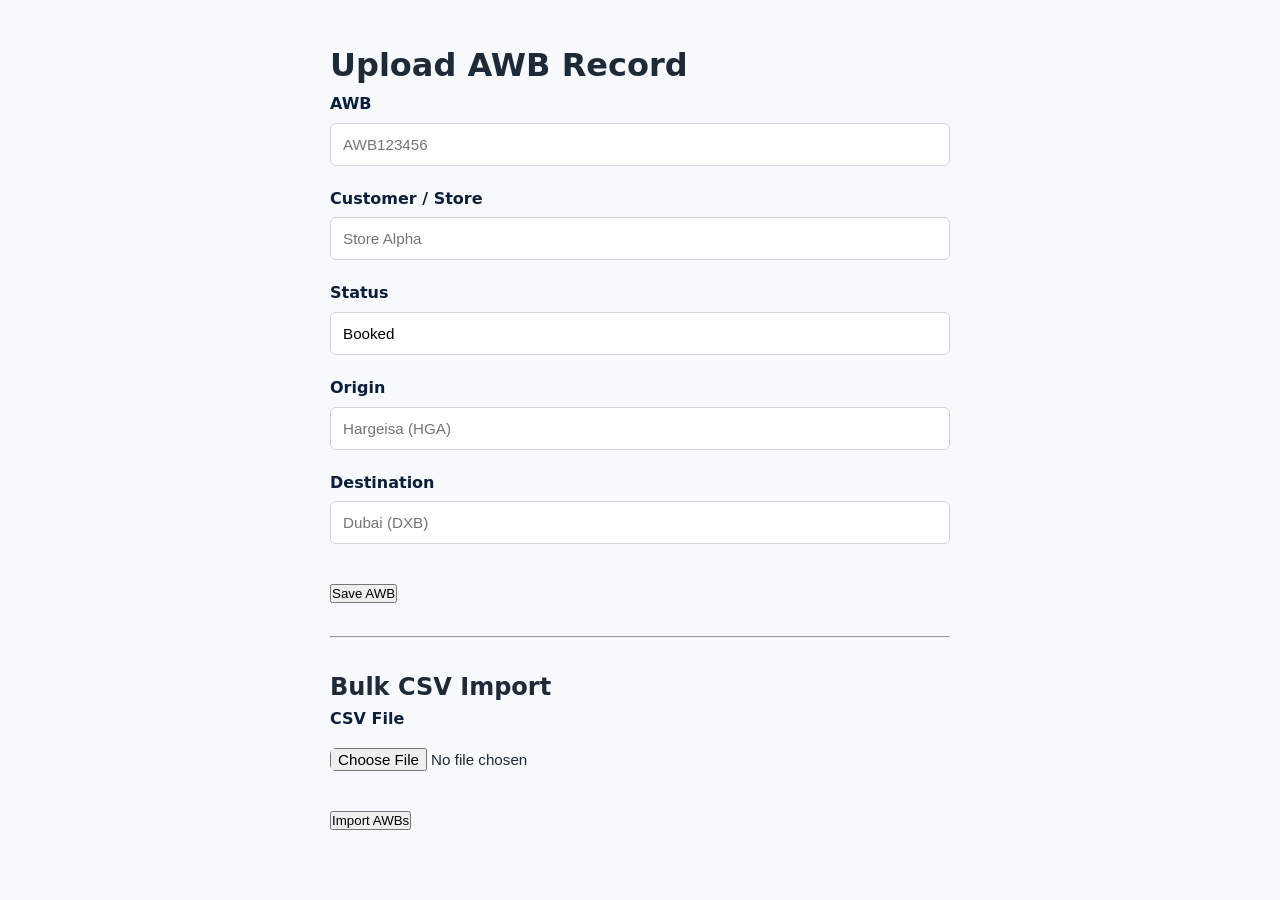
<file: admin_awb.html>
<!DOCTYPE html>
<html lang="en">
<head>
  <meta charset="UTF-8" />
  <meta name="viewport" content="width=device-width, initial-scale=1.0" />
  <title>AWB Admin | Airsell Cargo</title>
  <link rel="stylesheet" href="style.css" />
</head>
<body>
  <main class="container" style="padding:40px; max-width:700px;">
    <h1>Upload AWB Record</h1>
    <form id="awb-upload-form" class="booking-form">
      <label>AWB</label>
      <input type="text" id="awb" placeholder="AWB123456" required />

      <label>Customer / Store</label>
      <input type="text" id="store" placeholder="Store Alpha" required />

      <label>Status</label>
      <input type="text" id="status" value="Booked" required />

      <label>Origin</label>
      <input type="text" id="origin" placeholder="Hargeisa (HGA)" required />

      <label>Destination</label>
      <input type="text" id="destination" placeholder="Dubai (DXB)" required />

      <button type="submit" class="btn-primary" style="margin-top:20px;">Save AWB</button>
    </form>

    <hr style="margin: 30px 0;" />

    <h2>Bulk CSV Import</h2>
    <form id="csv-upload-form" class="booking-form">
      <label>CSV File</label>
      <input type="file" id="csvFile" accept=".csv" required />
      <button type="submit" class="btn-primary" style="margin-top:20px;">Import AWBs</button>
    </form>

    <div id="upload-response" style="margin-top:20px; display:none; padding:12px; border-radius:8px;"></div>
  </main>

  <script>
    async function sendPayload(url, payload, contentType) {
      const response = await fetch(url, {
        method: 'POST',
        headers: contentType ? { 'Content-Type': contentType } : undefined,
        body: payload
      });

      return response.json();
    }

    document.getElementById('awb-upload-form').addEventListener('submit', async function (e) {
      e.preventDefault();

      const payload = {
        awb: document.getElementById('awb').value.trim().toUpperCase(),
        store: document.getElementById('store').value.trim(),
        status: document.getElementById('status').value.trim(),
        origin: document.getElementById('origin').value.trim(),
        destination: document.getElementById('destination').value.trim(),
        timeline: [
          { stage: 'Booked', date: new Date().toLocaleString() }
        ]
      };

      const responseEl = document.getElementById('upload-response');
      responseEl.style.display = 'block';
      responseEl.style.background = '#f8fafc';
      responseEl.style.color = '#111827';
      responseEl.innerText = 'Saving AWB...';

      try {
        const result = await sendPayload('upload_awb.php', JSON.stringify(payload), 'application/json');
        if (result.success) {
          responseEl.style.background = '#dcfce7';
          responseEl.style.color = '#166534';
          responseEl.innerText = 'AWB saved successfully: ' + result.awbs[0];
          document.getElementById('awb-upload-form').reset();
        } else {
          responseEl.style.background = '#fee2e2';
          responseEl.style.color = '#991b1b';
          responseEl.innerText = result.message || 'Save failed.';
        }
      } catch (error) {
        responseEl.style.background = '#fee2e2';
        responseEl.style.color = '#991b1b';
        responseEl.innerText = 'Unable to save AWB. Check PHP support and file permissions.';
      }
    });

    document.getElementById('csv-upload-form').addEventListener('submit', async function (e) {
      e.preventDefault();

      const fileInput = document.getElementById('csvFile');
      const file = fileInput.files[0];
      if (!file) {
        return;
      }

      const responseEl = document.getElementById('upload-response');
      responseEl.style.display = 'block';
      responseEl.style.background = '#f8fafc';
      responseEl.style.color = '#111827';
      responseEl.innerText = 'Importing AWBs...';

      try {
        const formData = new FormData();
        formData.append('csvFile', file);

        const result = await sendPayload('upload_awb.php', formData);
        if (result.success) {
          responseEl.style.background = '#dcfce7';
          responseEl.style.color = '#166534';
          responseEl.innerText = 'Imported AWBs: ' + (result.awbs || []).join(', ');
          document.getElementById('csv-upload-form').reset();
        } else {
          responseEl.style.background = '#fee2e2';
          responseEl.style.color = '#991b1b';
          responseEl.innerText = result.message || 'Import failed.';
        }
      } catch (error) {
        responseEl.style.background = '#fee2e2';
        responseEl.style.color = '#991b1b';
        responseEl.innerText = 'Unable to import CSV. Check PHP support and file permissions.';
      }
    });
  </script>
</body>
</html>
</file>
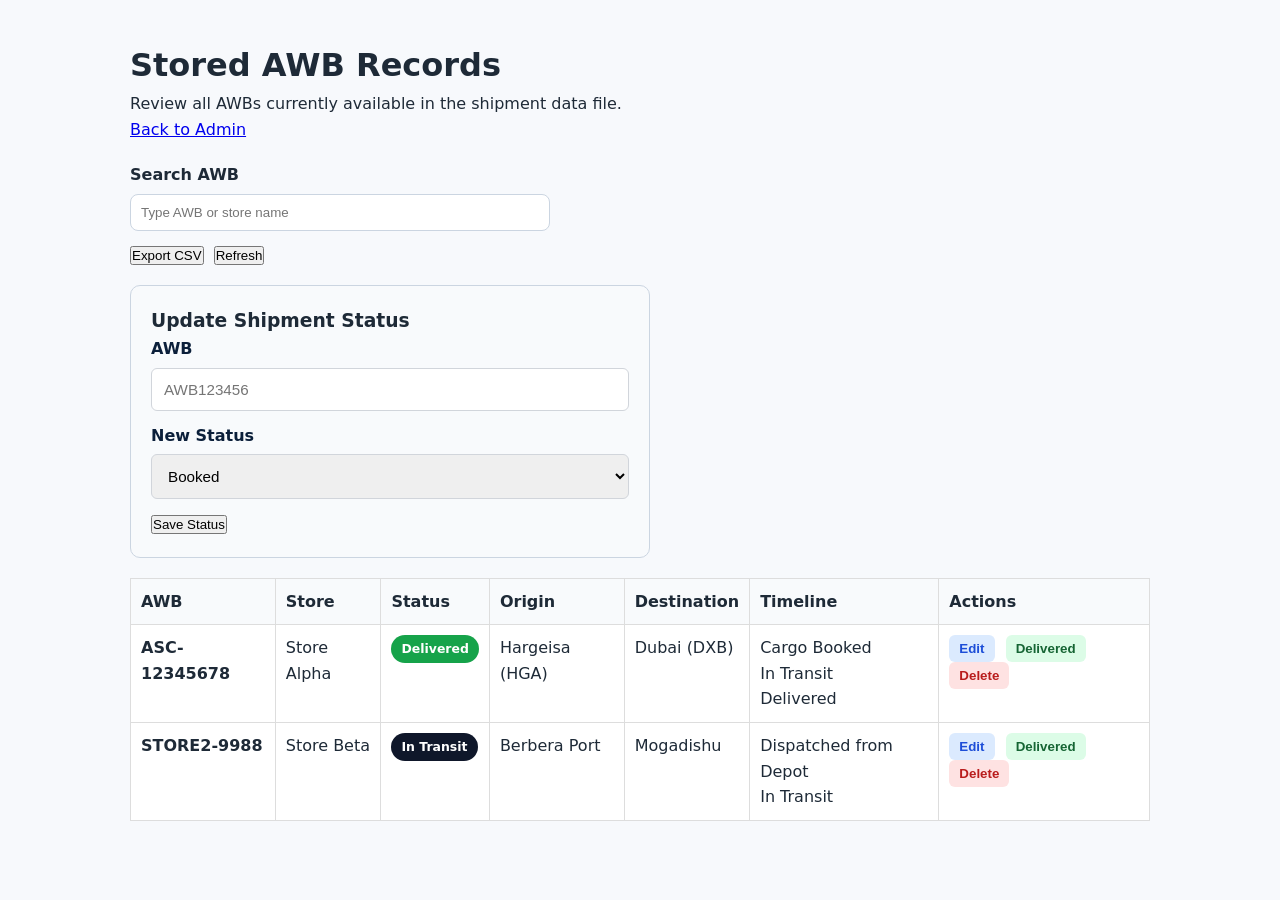
<file: admin_awb_list.html>
<!DOCTYPE html>
<html lang="en">
<head>
  <meta charset="UTF-8" />
  <meta name="viewport" content="width=device-width, initial-scale=1.0" />
  <title>AWB List | Airsell Cargo</title>
  <link rel="stylesheet" href="style.css" />
  <style>
    table {
      width: 100%;
      border-collapse: collapse;
      margin-top: 20px;
      background: #fff;
    }
    th, td {
      border: 1px solid #ddd;
      padding: 10px;
      text-align: left;
      vertical-align: top;
    }
    th {
      background: #f8fafc;
    }
    .status-badge {
      display: inline-block;
      padding: 4px 10px;
      border-radius: 999px;
      font-size: 0.78rem;
      font-weight: 700;
      color: white;
      background: #0f172a;
    }
    .table-action-btn {
      margin-right: 6px;
      padding: 6px 10px;
      border: none;
      border-radius: 6px;
      cursor: pointer;
      font-weight: 700;
    }
    .edit-btn {
      background: #dbeafe;
      color: #1d4ed8;
    }
    .delete-btn {
      background: #fee2e2;
      color: #b91c1c;
    }
    .deliver-btn {
      background: #dcfce7;
      color: #166534;
    }
  </style>
</head>
<body>
  <main class="container" style="padding:40px; max-width:1100px;">
    <h1>Stored AWB Records</h1>
    <p>Review all AWBs currently available in the shipment data file.</p>
    <a href="admin_awb.html" class="btn-primary" style="display:inline-block; margin-bottom:20px;">Back to Admin</a>

    <div style="margin-bottom: 15px;">
      <label for="awb-search" style="display:block; margin-bottom:6px; font-weight:700;">Search AWB</label>
      <input type="text" id="awb-search" placeholder="Type AWB or store name" style="width:100%; max-width:420px; padding:10px; border:1px solid #cbd5e1; border-radius:8px;" />
    </div>

    <div style="margin-bottom: 15px; display:flex; gap:10px; flex-wrap:wrap;">
      <button id="export-csv" class="btn-primary" type="button">Export CSV</button>
      <button id="refresh-awbs" class="btn-primary" type="button">Refresh</button>
    </div>

    <div id="loading" style="padding:12px; color:#475569;">Loading AWBs...</div>

    <div style="margin: 20px 0; padding: 20px; background:#f8fafc; border:1px solid #cbd5e1; border-radius:10px; max-width: 520px;">
      <h3 style="margin-top:0;">Update Shipment Status</h3>
      <form id="status-update-form">
        <label for="status-awb-input">AWB</label>
        <input type="text" id="status-awb-input" placeholder="AWB123456" style="margin-bottom:12px; width:100%;" required />

        <label for="status-select">New Status</label>
        <select id="status-select" style="margin-bottom:12px; width:100%;" required>
          <option value="Booked">Booked</option>
          <option value="In Transit">In Transit</option>
          <option value="Arrived at Hub">Arrived at Hub</option>
          <option value="Delivered">Delivered</option>
        </select>

        <button type="submit" class="btn-primary">Save Status</button>
      </form>
    </div>

    <div id="edit-panel" style="display:none; margin: 20px 0; padding: 20px; background:#f8fafc; border:1px solid #cbd5e1; border-radius:10px; max-width: 520px;">
      <h3 style="margin-top:0;">Edit AWB</h3>
      <form id="edit-awb-form">
        <label>AWB</label>
        <input type="text" id="edit-awb" readonly style="margin-bottom:12px; width:100%;" />

        <label>Store</label>
        <input type="text" id="edit-store" style="margin-bottom:12px; width:100%;" />

        <label>Status</label>
        <input type="text" id="edit-status" style="margin-bottom:12px; width:100%;" />

        <label>Origin</label>
        <input type="text" id="edit-origin" style="margin-bottom:12px; width:100%;" />

        <label>Destination</label>
        <input type="text" id="edit-destination" style="margin-bottom:12px; width:100%;" />

        <button type="submit" class="btn-primary">Save Changes</button>
        <button type="button" id="cancel-edit" style="margin-left:8px;">Cancel</button>
      </form>
    </div>

    <table id="awb-table" style="display:none;">
      <thead>
        <tr>
          <th>AWB</th>
          <th>Store</th>
          <th>Status</th>
          <th>Origin</th>
          <th>Destination</th>
          <th>Timeline</th>
          <th>Actions</th>
        </tr>
      </thead>
      <tbody id="awb-table-body"></tbody>
    </table>
  </main>

  <script>
    async function loadAWBs() {
      const loadingEl = document.getElementById('loading');
      const tableEl = document.getElementById('awb-table');
      const bodyEl = document.getElementById('awb-table-body');
      const searchEl = document.getElementById('awb-search');
      const exportButton = document.getElementById('export-csv');
      const refreshButton = document.getElementById('refresh-awbs');
      const statusUpdateFormEl = document.getElementById('status-update-form');
      const statusAwbInputEl = document.getElementById('status-awb-input');
      const statusSelectEl = document.getElementById('status-select');
      const editPanelEl = document.getElementById('edit-panel');
      const editFormEl = document.getElementById('edit-awb-form');
      const cancelEditBtn = document.getElementById('cancel-edit');

      let rows = [];

      try {
        const response = await fetch('shipment.json');
        if (!response.ok) {
          throw new Error('Unable to load shipment data');
        }

        const data = await response.json();
        rows = Object.entries(data || {});

        if (!rows.length) {
          loadingEl.innerText = 'No AWBs found in shipment.json.';
          return;
        }

        const renderRows = (filterText = '') => {
          const term = filterText.trim().toLowerCase();
          const filteredRows = rows.filter(([awb, item]) => {
            if (!term) return true;
            return (
              awb.toLowerCase().includes(term) ||
              (item.store || '').toLowerCase().includes(term) ||
              (item.origin || '').toLowerCase().includes(term) ||
              (item.destination || '').toLowerCase().includes(term)
            );
          });

          bodyEl.innerHTML = filteredRows.map(([awb, item]) => {
            const steps = Array.isArray(item.timeline) ? item.timeline.map(step => step.stage).join('<br>') : '—';
            const status = (item.status || 'Booked').toLowerCase();
            const statusBg = status === 'delivered' ? '#16a34a' : '#0f172a';

            return `
              <tr>
                <td><strong>${awb}</strong></td>
                <td>${item.store || 'N/A'}</td>
                <td><span class="status-badge" style="background:${statusBg};">${item.status || 'Booked'}</span></td>
                <td>${item.origin || 'N/A'}</td>
                <td>${item.destination || 'N/A'}</td>
                <td>${steps}</td>
                <td>
                  <button type="button" class="table-action-btn edit-btn" data-action="edit" data-awb="${awb}">Edit</button>
                  <button type="button" class="table-action-btn deliver-btn" data-action="deliver" data-awb="${awb}">Delivered</button>
                  <button type="button" class="table-action-btn delete-btn" data-action="delete" data-awb="${awb}">Delete</button>
                </td>
              </tr>
            `;
          }).join('');

          if (!filteredRows.length) {
            bodyEl.innerHTML = '<tr><td colspan="6">No AWBs match your search.</td></tr>';
          }

          exportButton.disabled = filteredRows.length === 0;
        };

        searchEl.addEventListener('input', function () {
          renderRows(searchEl.value);
        });

        refreshButton.addEventListener('click', function () {
          window.location.reload();
        });

        exportButton.addEventListener('click', function () {
          const filteredRows = rows.filter(([awb, item]) => {
            const term = searchEl.value.trim().toLowerCase();
            if (!term) return true;
            return (
              awb.toLowerCase().includes(term) ||
              (item.store || '').toLowerCase().includes(term) ||
              (item.origin || '').toLowerCase().includes(term) ||
              (item.destination || '').toLowerCase().includes(term)
            );
          });

          const csvLines = [
            'awb,store,status,origin,destination,timeline'
          ];

          filteredRows.forEach(([awb, item]) => {
            const timeline = Array.isArray(item.timeline)
              ? item.timeline.map(step => step.stage).join(' | ')
              : '';

            csvLines.push(
              [
                awb,
                item.store || '',
                item.status || '',
                item.origin || '',
                item.destination || '',
                timeline
              ].map(value => '"' + String(value).replace(/"/g, '""') + '"').join(',')
            );
          });

          const blob = new Blob([csvLines.join('\n')], { type: 'text/csv;charset=utf-8;' });
          const url = URL.createObjectURL(blob);
          const link = document.createElement('a');
          link.href = url;
          link.download = 'awbs.csv';
          link.click();
          URL.revokeObjectURL(url);
        });

        bodyEl.addEventListener('click', async function (event) {
          const button = event.target.closest('button[data-action]');
          if (!button) {
            return;
          }

          const action = button.dataset.action;
          const awb = button.dataset.awb;
          const targetRecord = rows.find(([rowAwb]) => rowAwb === awb);
          if (!targetRecord) {
            return;
          }

          if (action === 'edit') {
            document.getElementById('edit-awb').value = awb;
            document.getElementById('edit-store').value = targetRecord[1].store || '';
            document.getElementById('edit-status').value = targetRecord[1].status || 'Booked';
            document.getElementById('edit-origin').value = targetRecord[1].origin || '';
            document.getElementById('edit-destination').value = targetRecord[1].destination || '';
            editPanelEl.style.display = 'block';
            return;
          }

          if (action === 'deliver') {
            const payload = {
              awb: awb,
              store: targetRecord[1].store || '',
              status: 'Delivered',
              origin: targetRecord[1].origin || '',
              destination: targetRecord[1].destination || '',
              timeline: Array.isArray(targetRecord[1].timeline)
                ? [...targetRecord[1].timeline, { stage: 'Delivered', date: new Date().toLocaleString() }]
                : [{ stage: 'Delivered', date: new Date().toLocaleString() }]
            };

            const response = await fetch('upload_awb.php', {
              method: 'PUT',
              headers: { 'Content-Type': 'application/json' },
              body: JSON.stringify(payload)
            });
            const result = await response.json();

            if (result.success) {
              const matchingIndex = rows.findIndex(([rowAwb]) => rowAwb === awb);
              if (matchingIndex >= 0) {
                rows[matchingIndex][1] = {
                  ...rows[matchingIndex][1],
                  status: 'Delivered',
                  timeline: payload.timeline
                };
              }

              renderRows(searchEl.value);
              window.alert('AWB marked as delivered: ' + awb);
            } else {
              window.alert(result.message || 'Unable to update AWB.');
            }
            return;
          }

          if (action === 'delete') {
            const confirmed = window.confirm('Delete AWB ' + awb + '?');
            if (!confirmed) {
              return;
            }

            const response = await fetch('upload_awb.php', {
              method: 'DELETE',
              headers: { 'Content-Type': 'application/json' },
              body: JSON.stringify({ awb: awb })
            });
            const result = await response.json();

            if (result.success) {
              rows = rows.filter(([rowAwb]) => rowAwb !== awb);
              renderRows(searchEl.value);
            } else {
              window.alert(result.message || 'Unable to delete AWB.');
            }
          }
        });

        editFormEl.addEventListener('submit', async function (event) {
          event.preventDefault();

          const updatedPayload = {
            awb: document.getElementById('edit-awb').value.trim(),
            store: document.getElementById('edit-store').value.trim(),
            status: document.getElementById('edit-status').value.trim(),
            origin: document.getElementById('edit-origin').value.trim(),
            destination: document.getElementById('edit-destination').value.trim(),
            timeline: rows.find(([rowAwb]) => rowAwb === document.getElementById('edit-awb').value.trim())?.[1]?.timeline || []
          };

          const response = await fetch('upload_awb.php', {
            method: 'PUT',
            headers: { 'Content-Type': 'application/json' },
            body: JSON.stringify(updatedPayload)
          });
          const result = await response.json();

          if (result.success) {
            const matchingIndex = rows.findIndex(([rowAwb]) => rowAwb === updatedPayload.awb);
            if (matchingIndex >= 0) {
              rows[matchingIndex][1] = {
                ...rows[matchingIndex][1],
                store: updatedPayload.store,
                status: updatedPayload.status,
                origin: updatedPayload.origin,
                destination: updatedPayload.destination
              };
            }

            editPanelEl.style.display = 'none';
            editFormEl.reset();
            renderRows(searchEl.value);
          } else {
            window.alert(result.message || 'Unable to update AWB.');
          }
        });

        cancelEditBtn.addEventListener('click', function () {
          editPanelEl.style.display = 'none';
          editFormEl.reset();
        });

        statusUpdateFormEl.addEventListener('submit', async function (event) {
          event.preventDefault();
          const awb = statusAwbInputEl.value.trim().toUpperCase();
          const newStatus = statusSelectEl.value;
          const targetRecord = rows.find(([rowAwb]) => rowAwb === awb);

          if (!targetRecord) {
            window.alert('AWB not found. Please enter an existing AWB.');
            return;
          }

          const payload = {
            awb: awb,
            store: targetRecord[1].store || '',
            status: newStatus,
            origin: targetRecord[1].origin || '',
            destination: targetRecord[1].destination || '',
            timeline: Array.isArray(targetRecord[1].timeline)
              ? [...targetRecord[1].timeline, { stage: newStatus, date: new Date().toLocaleString() }]
              : [{ stage: newStatus, date: new Date().toLocaleString() }]
          };

          const response = await fetch('upload_awb.php', {
            method: 'PUT',
            headers: { 'Content-Type': 'application/json' },
            body: JSON.stringify(payload)
          });
          const result = await response.json();

          if (result.success) {
            const matchingIndex = rows.findIndex(([rowAwb]) => rowAwb === awb);
            if (matchingIndex >= 0) {
              rows[matchingIndex][1] = {
                ...rows[matchingIndex][1],
                status: newStatus,
                timeline: payload.timeline
              };
            }

            statusAwbInputEl.value = '';
            statusSelectEl.value = 'Booked';
            renderRows(searchEl.value);
            window.alert('Status updated for ' + awb);
          } else {
            window.alert(result.message || 'Unable to update status.');
          }
        });

        renderRows();
        loadingEl.style.display = 'none';
        tableEl.style.display = 'table';
      } catch (error) {
        loadingEl.innerText = 'Unable to load AWB records. Please verify shipment.json is available.';
      }
    }

    loadAWBs();
  </script>
</body>
</html>
</file>
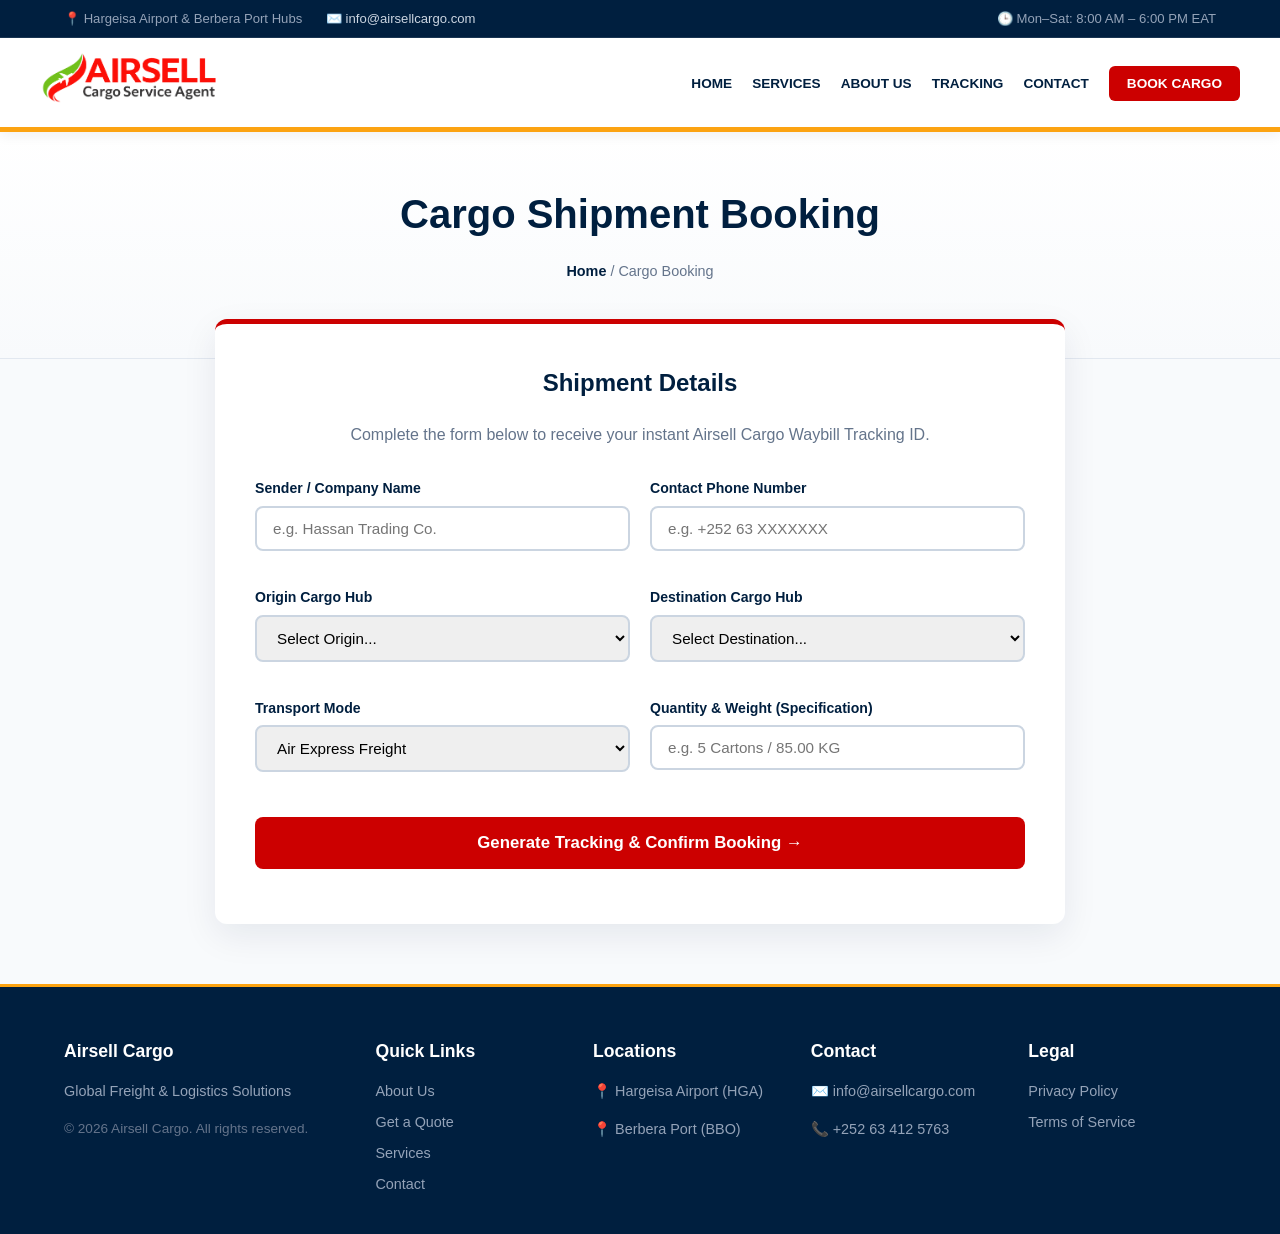
<file: booking.html>
<!DOCTYPE html>
<html lang="en">
<head>
  <meta charset="UTF-8">
  <meta http-equiv="X-UA-Compatible" content="IE=edge">
  <meta name="viewport" content="width=device-width, initial-scale=1.0, maximum-scale=5.0">
  <title>Book Cargo Shipment | Airsell Cargo</title>
  <meta name="description" content="Book air and ocean cargo shipments online with Airsell Cargo. Get instant tracking reference codes.">
  <style>
    :root {
      --brand-red: #cc0000;
      --brand-green: #008800;
      --brand-yellow: #fca311;
      --primary-dark: #001f3f;
      --text-dark: #0f172a;
      --text-gray: #64748b;
      --bg-light: #f8fafc;
      --card-shadow: 0 12px 35px rgba(0, 31, 63, 0.08);
      --border-color: #cbd5e1;
    }
    * { box-sizing: border-box; }
    body {
      font-family: 'Segoe UI', Roboto, Arial, sans-serif;
      margin: 0;
      background: var(--bg-light);
      color: var(--text-dark);
      line-height: 1.6;
    }
    .container {
      max-width: 1200px;
      margin: auto;
      padding: 0 24px;
    }
    /* Top Bar */
    .top-bar {
      background: var(--primary-dark);
      color: #94a3b8;
      font-size: 0.82rem;
      padding: 8px 0;
      border-bottom: 1px solid rgba(255, 255, 255, 0.1);
    }
    .top-bar-flex {
      display: flex;
      justify-content: space-between;
      align-items: center;
    }
    .top-bar-info span { margin-right: 20px; }
    .top-bar-info a { color: #cbd5e1; text-decoration: none; }

    /* Header Navigation */
    header {
      background: #ffffff;
      border-bottom: 5px solid var(--brand-yellow);
      box-shadow: 0 4px 12px rgba(0,0,0,0.06);
      position: sticky;
      top: 0;
      z-index: 1000;
    }
    .header-flex {
      display: flex;
      justify-content: space-between;
      align-items: center;
      padding: 15px 0;
    }
    .nav-links {
      list-style: none;
      display: flex;
      align-items: center;
      gap: 20px;
      margin: 0;
      padding: 0;
    }
    .nav-links a {
      text-decoration: none;
      color: var(--primary-dark);
      font-weight: 600;
      text-transform: uppercase;
      font-size: 0.85rem;
    }
    .nav-links a.active, .nav-links a:hover { color: var(--brand-red); }
    .btn-nav-cta {
      background: var(--brand-red);
      color: #ffffff !important;
      padding: 10px 18px;
      border-radius: 6px;
      font-weight: 700 !important;
    }

    /* Hero Banner */
    .hero-banner {
      text-align: center;
      padding: 50px 20px 60px;
      background: linear-gradient(180deg, #ffffff 0%, var(--bg-light) 100%);
      border-bottom: 1px solid #e2e8f0;
    }
    .hero-banner h1 {
      font-size: 2.5rem;
      margin: 0 0 10px;
      font-weight: 800;
      color: var(--primary-dark);
    }
    .breadcrumbs { font-size: 0.9rem; color: var(--text-gray); }
    .breadcrumbs a { color: var(--primary-dark); text-decoration: none; font-weight: 600; }

    /* Form Card Layout */
    .booking-card {
      background: #ffffff;
      border-radius: 12px;
      box-shadow: var(--card-shadow);
      padding: 40px;
      max-width: 850px;
      margin: -40px auto 60px;
      border-top: 5px solid var(--brand-red);
      position: relative;
      z-index: 10;
    }
    .form-grid {
      display: grid;
      grid-template-columns: 1fr 1fr;
      gap: 20px;
    }
    .form-group {
      display: flex;
      flex-direction: column;
      margin-bottom: 15px;
    }
    .form-group.full-width { grid-column: span 2; }
    .form-group label {
      font-weight: 700;
      font-size: 0.88rem;
      margin-bottom: 6px;
      color: var(--primary-dark);
    }
    .form-control {
      padding: 12px 16px;
      border: 2px solid var(--border-color);
      border-radius: 8px;
      font-size: 0.95rem;
      outline: none;
      transition: border-color 0.3s ease;
    }
    .form-control:focus { border-color: var(--primary-dark); }
    .btn-submit-booking {
      background: var(--brand-red);
      color: #ffffff;
      border: none;
      padding: 16px 30px;
      border-radius: 8px;
      font-weight: 700;
      font-size: 1.05rem;
      cursor: pointer;
      width: 100%;
      margin-top: 10px;
      transition: background 0.3s ease;
    }
    .btn-submit-booking:hover { background: var(--primary-dark); }

    /* Footer */
    .site-footer {
      background: var(--primary-dark);
      color: #ffffff;
      padding: 50px 0 30px;
      margin-top: 60px;
      font-size: 0.9rem;
      border-top: 3px solid var(--brand-yellow);
    }
    .footer-grid { display: grid; grid-template-columns: 1.5fr repeat(4, 1fr); gap: 30px; }
    .footer-col h4 { color: var(--brand-yellow); margin-top: 0; margin-bottom: 15px; font-size: 1.1rem; }
    .footer-col ul { list-style: none; padding: 0; margin: 0; }
    .footer-col li { margin-bottom: 8px; }
    .footer-col a { color: #94a3b8; text-decoration: none; }

    @media (max-width: 768px) {
      .form-grid { grid-template-columns: 1fr; }
      .form-group.full-width { grid-column: span 1; }
      .footer-grid { grid-template-columns: 1fr; gap: 25px; }
      .top-bar { display: none; }
    }
  </style>
</head>
<body>

  <!-- Top Navigation Bar -->
  <div class="top-bar">
    <div class="container top-bar-flex">
      <div class="top-bar-info">
        <span>📍 Hargeisa Airport & Berbera Port Hubs</span>
        <span>✉️ <a href="mailto:info@airsellcargo.com">info@airsellcargo.com</a></span>
      </div>
      <div>
        <span>🕒 Mon–Sat: 8:00 AM – 6:00 PM EAT</span>
      </div>
    </div>
  </div>

  <!-- Header Navigation -->
  <header>
    <div class="container header-flex">
      <div class="logo">
        <a href="index.html">
          <img src="logo.png" alt="Airsell Cargo" width="180">
        </a>
      </div>
      <nav aria-label="Main Navigation">
        <ul class="nav-links">
          <li><a href="index.html">Home</a></li>
          <li><a href="services.html">Services</a></li>
          <li><a href="about.html">About Us</a></li>
          <li><a href="tracking.html">Tracking</a></li>
          <li><a href="contact.html">Contact</a></li>
          <li><a href="booking.html" class="active btn-nav-cta">Book Cargo</a></li>
        </ul>
      </nav>
    </div>
  </header>

  <!-- Hero Section -->
  <section class="hero-banner">
    <div class="container">
      <h1>Cargo Shipment Booking</h1>
      <p class="breadcrumbs"><a href="index.html">Home</a> / Cargo Booking</p>
    </div>
  </section>

  <!-- Booking Form Container -->
  <div class="container">
    <div class="booking-card">
      <h2 style="color: var(--primary-dark); margin-top:0; text-align:center;">Shipment Details</h2>
      <p style="text-align:center; color: var(--text-gray); margin-bottom: 30px;">
        Complete the form below to receive your instant Airsell Cargo Waybill Tracking ID.
      </p>

      <form id="bookingForm" onsubmit="handleBookingSubmission(event)">
        <div class="form-grid">
          
          <div class="form-group">
            <label for="senderName">Sender / Company Name</label>
            <input type="text" id="senderName" class="form-control" placeholder="e.g. Hassan Trading Co." required>
          </div>

          <div class="form-group">
            <label for="senderPhone">Contact Phone Number</label>
            <input type="tel" id="senderPhone" class="form-control" placeholder="e.g. +252 63 XXXXXXX" required>
          </div>

          <div class="form-group">
            <label for="originHub">Origin Cargo Hub</label>
            <select id="originHub" class="form-control" required>
              <option value="">Select Origin...</option>
              <option value="Dubai Cargo Hub (DXB)">Dubai Cargo Hub (DXB)</option>
              <option value="Istanbul Airport Hub (IST)">Istanbul Airport Hub (IST)</option>
              <option value="Guangzhou Cargo Terminal (CAN)">Guangzhou Cargo Terminal (CAN)</option>
              <option value="Nairobi Hub (NBO)">Nairobi Hub (NBO)</option>
            </select>
          </div>

          <div class="form-group">
            <label for="destinationHub">Destination Cargo Hub</label>
            <select id="destinationHub" class="form-control" required>
              <option value="">Select Destination...</option>
              <option value="Hargeisa Intl Airport (HGA)">Hargeisa Intl Airport (HGA)</option>
              <option value="Berbera Port Terminal (BBO)">Berbera Port Terminal (BBO)</option>
              <option value="Mogadishu Hub (MGQ)">Mogadishu Hub (MGQ)</option>
            </select>
          </div>

          <div class="form-group">
            <label for="transportMode">Transport Mode</label>
            <select id="transportMode" class="form-control" required>
              <option value="Air Express Freight">Air Express Freight</option>
              <option value="Ocean LCL Freight">Ocean LCL Freight</option>
              <option value="Overland Logistics">Overland Logistics</option>
            </select>
          </div>

          <div class="form-group">
            <label for="weightAndQty">Quantity & Weight (Specification)</label>
            <input type="text" id="weightAndQty" class="form-control" placeholder="e.g. 5 Cartons / 85.00 KG" required>
          </div>

          <div class="form-group full-width">
            <button type="submit" class="btn-submit-booking">Generate Tracking & Confirm Booking →</button>
          </div>

        </div>
      </form>
    </div>
  </div>

  <!-- Footer -->
  <footer class="site-footer">
    <div class="container footer-grid">
      <div class="footer-col">
        <h4 style="color: #ffffff;">Airsell Cargo</h4>
        <p style="color: #94a3b8;">Global Freight & Logistics Solutions</p>
        <p style="color: #64748b; font-size: 0.85rem;">© 2026 Airsell Cargo. All rights reserved.</p>
      </div>
      <div class="footer-col">
        <h4 style="color: #ffffff;">Quick Links</h4>
        <ul>
          <li><a href="about.html">About Us</a></li>
          <li><a href="quote.html">Get a Quote</a></li>
          <li><a href="services.html">Services</a></li>
          <li><a href="contact.html">Contact</a></li>
        </ul>
      </div>
      <div class="footer-col">
        <h4 style="color: #ffffff;">Locations</h4>
        <p style="color: #94a3b8; margin-bottom: 6px;">📍 Hargeisa Airport (HGA)</p>
        <p style="color: #94a3b8;">📍 Berbera Port (BBO)</p>
      </div>
      <div class="footer-col">
        <h4 style="color: #ffffff;">Contact</h4>
        <p style="color: #94a3b8; margin-bottom: 6px;">✉️ info@airsellcargo.com</p>
        <p style="color: #94a3b8;">📞 +252 63 412 5763</p>
      </div>
      <div class="footer-col">
        <h4 style="color: #ffffff;">Legal</h4>
        <ul>
          <li><a href="privacy.html">Privacy Policy</a></li>
          <li><a href="terms.html">Terms of Service</a></li>
        </ul>
      </div>
    </div>
  </footer>

  <script>
    async function handleBookingSubmission(e) {
      e.preventDefault();

      // 1. Generate unique tracking reference number
      const randomID = Math.floor(1000 + Math.random() * 9000);
      const trackingId = `ASC-2026-${randomID}`;

      // 2. Gather values from form
      const origin = document.getElementById('originHub').value;
      const destination = document.getElementById('destinationHub').value;
      const mode = document.getElementById('transportMode').value;
      const weight = document.getElementById('weightAndQty').value;

      // 3. Construct payload object for API backend / database
      const bookingPayload = {
        trackingId: trackingId,
        status: "Booking Confirmed",
        transportMode: mode,
        originHub: origin,
        destinationHub: destination,
        weightAndQty: weight,
        estimatedDelivery: "Pending Dispatch Date",
        milestones: [
          { label: "Booked", date: "Just now", icon: "✓", state: "active" },
          { label: "Received", date: "Pending", icon: "📦", state: "" },
          { label: "In Transit", date: "Pending", icon: "✈️", state: "" },
          { label: "Customs Clear", date: "Pending", icon: "📑", state: "" },
          { label: "Delivered", date: "Pending", icon: "📍", state: "" }
        ],
        activityLog: [
          {
            time: new Date().toLocaleString('en-US', { dateStyle: 'medium', timeStyle: 'short' }),
            event: "Shipment Booking Created",
            location: origin
          }
        ]
      };

      try {
        // Optional Backend API Post Call:
        /*
        await fetch('/api/shipments', {
          method: 'POST',
          headers: { 'Content-Type': 'application/json' },
          body: JSON.stringify(bookingPayload)
        });
        */

        alert(`Booking successful! Your Waybill Reference is ${trackingId}. Redirecting to tracking portal...`);
        
        // 4. Redirect directly to tracking page with parameter
        window.location.href = `tracking.html?id=${encodeURIComponent(trackingId)}`;

      } catch (error) {
        alert("An error occurred while creating your booking. Please try again.");
      }
    }
  </script>
</body>
</html>
</file>
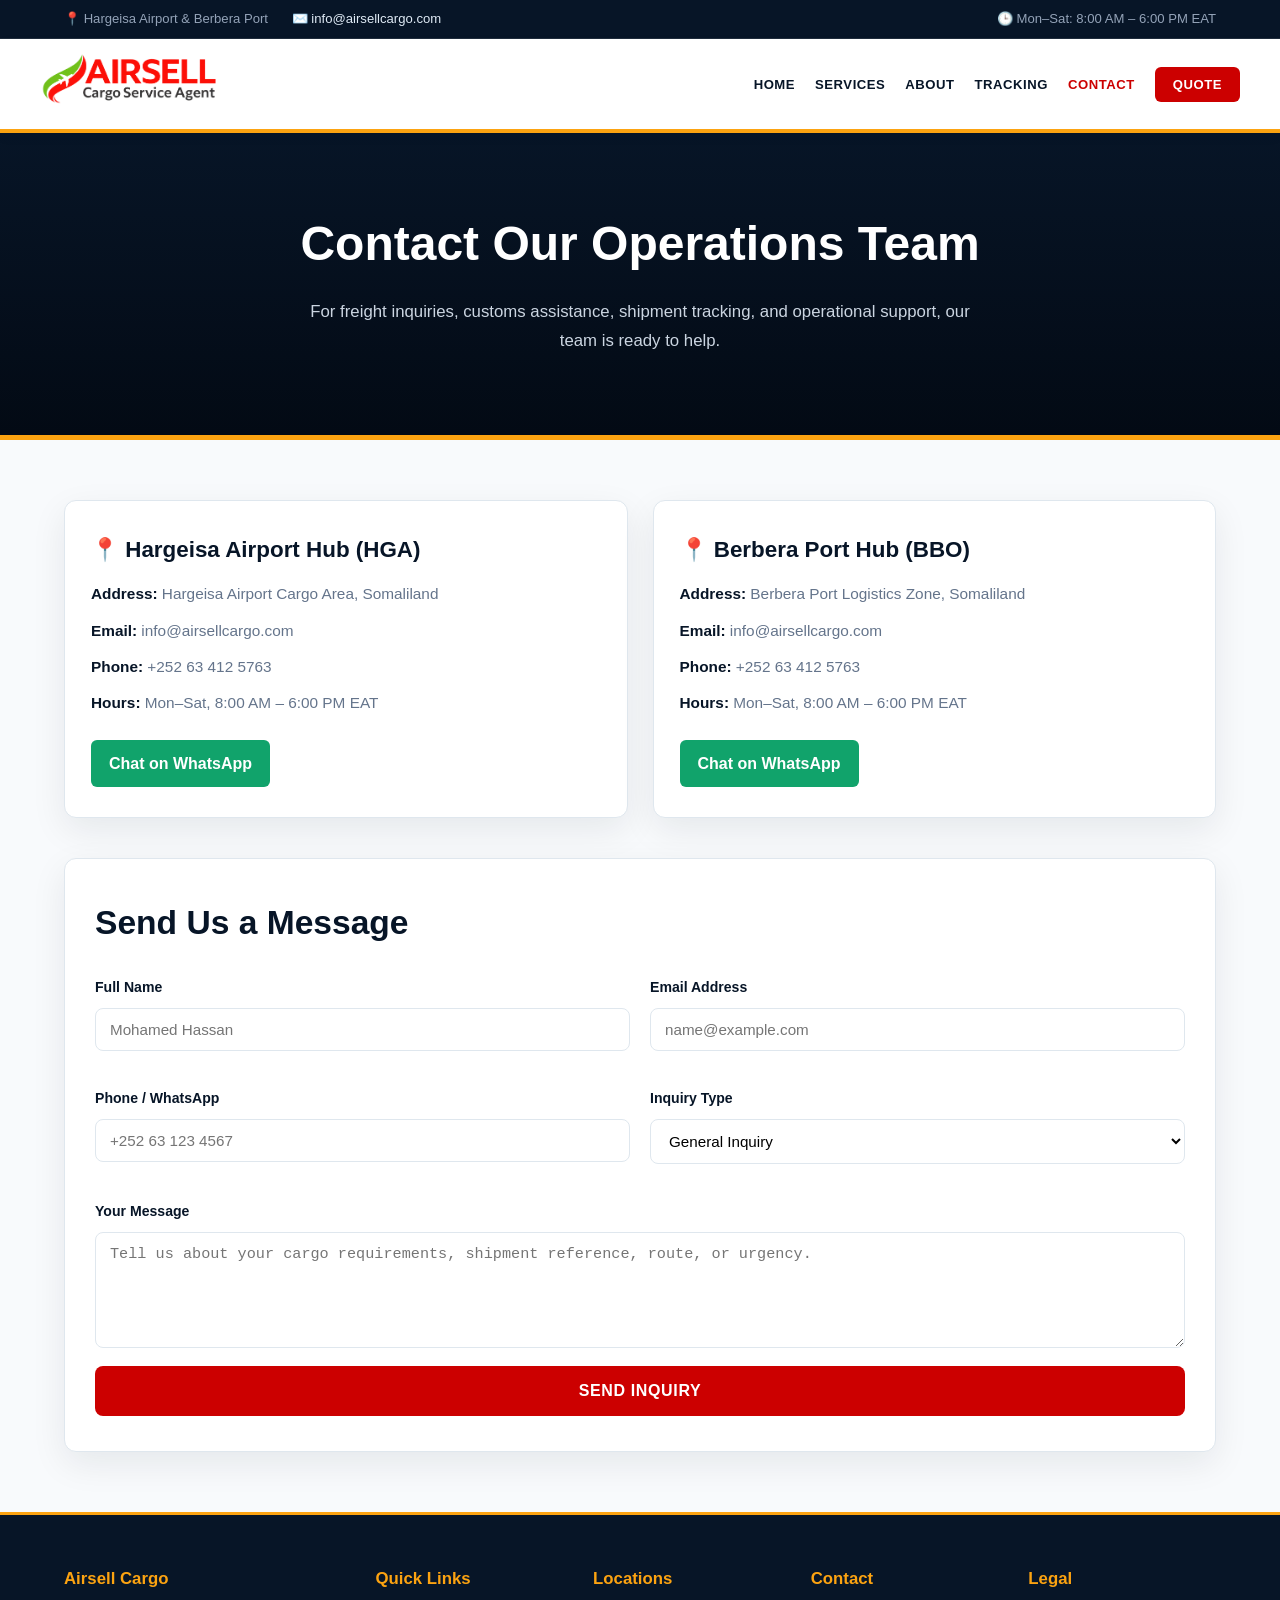
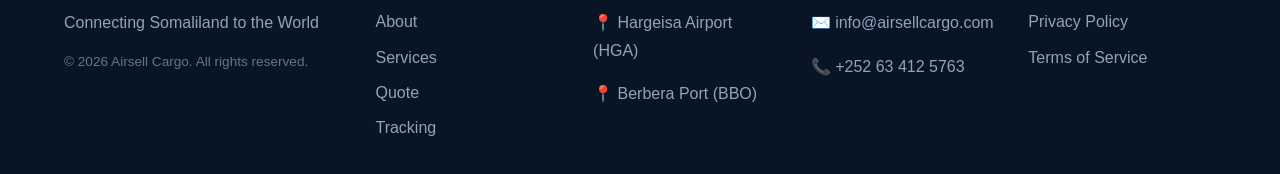
<file: contact.html>
<!DOCTYPE html>
<html lang="en">
<head>
  <meta charset="UTF-8">
  <meta http-equiv="X-UA-Compatible" content="IE=edge">
  <meta name="viewport" content="width=device-width, initial-scale=1.0, maximum-scale=5.0">
  <title>Contact | Airsell Cargo - Freight Support</title>
  <meta name="description" content="Speak with the Airsell Cargo team for freight inquiries, customs support, and cargo tracking assistance.">

  <style>
    :root {
      --brand-red: #cc0000;
      --brand-yellow: #fca311;
      --brand-green: #11a36b;
      --primary-dark: #071527;
      --text-dark: #0f172a;
      --text-gray: #64748b;
      --bg-light: #f8fafc;
      --border-color: #dfe7ee;
      --card-shadow: 0 12px 35px rgba(7, 21, 39, 0.08);
    }

    * { box-sizing: border-box; }

    body {
      margin: 0;
      font-family: 'Segoe UI', Roboto, Arial, sans-serif;
      background: var(--bg-light);
      color: var(--text-dark);
      line-height: 1.7;
    }

    .container {
      max-width: 1200px;
      margin: 0 auto;
      padding: 0 24px;
    }

    .top-bar {
      background: var(--primary-dark);
      color: #94a3b8;
      font-size: 0.82rem;
      padding: 8px 0;
      border-bottom: 1px solid rgba(255,255,255,0.1);
    }

    .top-bar-flex {
      display: flex;
      justify-content: space-between;
      align-items: center;
      flex-wrap: wrap;
      gap: 10px;
    }

    .top-bar-info span { margin-right: 20px; }
    .top-bar-info a { color: #dfeaf5; text-decoration: none; }
    .top-bar-info a:hover { color: var(--brand-yellow); }

    header {
      background: #fff;
      border-bottom: 4px solid var(--brand-yellow);
      box-shadow: 0 4px 12px rgba(0,0,0,0.04);
      position: sticky;
      top: 0;
      z-index: 1000;
    }

    .header-flex {
      display: flex;
      justify-content: space-between;
      align-items: center;
      padding: 15px 0;
    }

    .nav-links {
      list-style: none;
      display: flex;
      align-items: center;
      gap: 20px;
      margin: 0;
      padding: 0;
    }

    .nav-links a {
      text-decoration: none;
      color: var(--primary-dark);
      font-weight: 700;
      text-transform: uppercase;
      font-size: 0.82rem;
      letter-spacing: 0.04em;
      transition: color 0.2s ease;
    }

    .nav-links a.active, .nav-links a:hover {
      color: var(--brand-red);
    }

    .btn-nav-cta {
      background: var(--brand-red);
      color: #fff !important;
      padding: 10px 18px;
      border-radius: 6px;
    }

    .btn-nav-cta:hover {
      background: var(--primary-dark);
    }

    .page-header {
      background: linear-gradient(180deg, var(--primary-dark) 0%, #030a14 100%);
      color: #fff;
      text-align: center;
      padding: 70px 20px 80px;
      border-bottom: 5px solid var(--brand-yellow);
    }

    .page-header h1 {
      margin: 0 0 14px;
      font-size: clamp(2.2rem, 4vw, 3rem);
      font-weight: 800;
    }

    .page-header p {
      max-width: 700px;
      margin: 0 auto;
      color: #cbd5e1;
      font-size: 1.05rem;
    }

    .contact-section {
      max-width: 1200px;
      margin: 60px auto;
      padding: 0 24px;
    }

    .hub-grid {
      display: grid;
      grid-template-columns: repeat(2, 1fr);
      gap: 25px;
      margin-bottom: 40px;
    }

    .hub-card {
      background: #fff;
      border: 1px solid var(--border-color);
      border-radius: 12px;
      box-shadow: var(--card-shadow);
      padding: 30px 26px;
    }

    .hub-card h3 {
      margin-top: 0;
      margin-bottom: 12px;
      color: var(--primary-dark);
      font-size: 1.4rem;
    }

    .hub-detail {
      margin-bottom: 10px;
      color: var(--text-gray);
      font-size: 0.96rem;
    }

    .hub-detail strong { color: var(--primary-dark); }

    .btn-whatsapp {
      display: inline-block;
      margin-top: 14px;
      text-decoration: none;
      background: var(--brand-green);
      color: #fff;
      font-weight: 700;
      padding: 10px 18px;
      border-radius: 6px;
    }

    .form-wrap {
      background: #fff;
      border: 1px solid var(--border-color);
      border-radius: 12px;
      box-shadow: var(--card-shadow);
      padding: 35px 30px;
    }

    .form-wrap h2 {
      margin: 0 0 25px;
      color: var(--primary-dark);
      font-size: clamp(1.6rem, 3vw, 2.1rem);
    }

    .form-grid-2 {
      display: grid;
      grid-template-columns: 1fr 1fr;
      gap: 20px;
      margin-bottom: 18px;
    }

    .form-group {
      display: flex;
      flex-direction: column;
      margin-bottom: 18px;
    }

    .form-group label {
      font-weight: 700;
      font-size: 0.88rem;
      color: var(--primary-dark);
      margin-bottom: 8px;
    }

    .form-group input,
    .form-group textarea,
    .form-group select {
      width: 100%;
      padding: 12px 14px;
      border: 1px solid var(--border-color);
      border-radius: 8px;
      font-size: 0.95rem;
      outline: none;
      background: #fff;
    }

    .form-group input:focus,
    .form-group textarea:focus,
    .form-group select:focus {
      border-color: var(--brand-red);
    }

    .btn-submit {
      display: block;
      width: 100%;
      border: none;
      background: var(--brand-red);
      color: #fff;
      padding: 16px 20px;
      font-weight: 800;
      border-radius: 8px;
      font-size: 1rem;
      cursor: pointer;
      text-transform: uppercase;
      letter-spacing: 0.04em;
    }

    .site-footer {
      background: var(--primary-dark);
      color: #fff;
      padding: 50px 0 25px;
      border-top: 3px solid var(--brand-yellow);
    }

    .footer-grid {
      display: grid;
      grid-template-columns: 1.5fr repeat(4, 1fr);
      gap: 30px;
    }

    .footer-col h3 {
      color: var(--brand-yellow);
      margin-top: 0;
      margin-bottom: 15px;
      font-size: 1.05rem;
    }

    .footer-col ul {
      list-style: none;
      padding: 0;
      margin: 0;
    }

    .footer-col li { margin-bottom: 8px; }
    .footer-col a { color: #94a3b8; text-decoration: none; }
    .footer-col a:hover { color: #fff; }

    @media (max-width: 900px) {
      .hub-grid, .form-grid-2, .footer-grid { grid-template-columns: 1fr; }
      .top-bar { display: none; }
    }
  </style>
</head>
<body>

<div class="top-bar">
  <div class="container top-bar-flex">
    <div class="top-bar-info">
      <span>📍 Hargeisa Airport & Berbera Port</span>
      <span>✉️ <a href="mailto:info@airsellcargo.com">info@airsellcargo.com</a></span>
    </div>
    <div>
      <span>🕒 Mon–Sat: 8:00 AM – 6:00 PM EAT</span>
    </div>
  </div>
</div>

<header>
  <div class="container header-flex">
    <div class="logo">
      <a href="index.html">
        <img src="logo.png" alt="Airsell Cargo" width="180">
      </a>
    </div>

    <nav aria-label="Main Navigation">
      <ul class="nav-links">
        <li><a href="index.html">Home</a></li>
        <li><a href="services.html">Services</a></li>
        <li><a href="about.html">About</a></li>
        <li><a href="tracking.html">Tracking</a></li>
        <li><a href="contact.html" class="active" aria-current="page">Contact</a></li>
        <li><a href="quote.html" class="btn-nav-cta">Quote</a></li>
      </ul>
    </nav>
  </div>
</header>

<section class="page-header">
  <div class="container">
    <h1>Contact Our Operations Team</h1>
    <p>For freight inquiries, customs assistance, shipment tracking, and operational support, our team is ready to help.</p>
  </div>
</section>

<main class="contact-section">
  <div class="hub-grid">
    <div class="hub-card">
      <h3>📍 Hargeisa Airport Hub (HGA)</h3>
      <div class="hub-detail"><strong>Address:</strong> Hargeisa Airport Cargo Area, Somaliland</div>
      <div class="hub-detail"><strong>Email:</strong> info@airsellcargo.com</div>
      <div class="hub-detail"><strong>Phone:</strong> +252 63 412 5763</div>
      <div class="hub-detail"><strong>Hours:</strong> Mon–Sat, 8:00 AM – 6:00 PM EAT</div>
      <a href="https://wa.me/252634125763" class="btn-whatsapp" target="_blank" rel="noopener">Chat on WhatsApp</a>
    </div>

    <div class="hub-card">
      <h3>📍 Berbera Port Hub (BBO)</h3>
      <div class="hub-detail"><strong>Address:</strong> Berbera Port Logistics Zone, Somaliland</div>
      <div class="hub-detail"><strong>Email:</strong> info@airsellcargo.com</div>
      <div class="hub-detail"><strong>Phone:</strong> +252 63 412 5763</div>
      <div class="hub-detail"><strong>Hours:</strong> Mon–Sat, 8:00 AM – 6:00 PM EAT</div>
      <a href="https://wa.me/252634125763" class="btn-whatsapp" target="_blank" rel="noopener">Chat on WhatsApp</a>
    </div>
  </div>

  <div class="form-wrap">
    <h2>Send Us a Message</h2>
    <form action="thank.html" method="GET">
      <div class="form-grid-2">
        <div class="form-group">
          <label for="name">Full Name</label>
          <input type="text" id="name" name="name" placeholder="Mohamed Hassan" required>
        </div>
        <div class="form-group">
          <label for="email">Email Address</label>
          <input type="email" id="email" name="email" placeholder="name@example.com" required>
        </div>
      </div>

      <div class="form-grid-2">
        <div class="form-group">
          <label for="phone">Phone / WhatsApp</label>
          <input type="tel" id="phone" name="phone" placeholder="+252 63 123 4567" required>
        </div>
        <div class="form-group">
          <label for="subject">Inquiry Type</label>
          <select id="subject" name="subject" required>
            <option value="General Inquiry">General Inquiry</option>
            <option value="Freight Quote">Freight Quote</option>
            <option value="Shipment Tracking">Shipment Tracking</option>
            <option value="Customs Support">Customs Support</option>
            <option value="Project Cargo">Project Cargo</option>
          </select>
        </div>
      </div>

      <div class="form-group">
        <label for="message">Your Message</label>
        <textarea id="message" name="message" rows="5" placeholder="Tell us about your cargo requirements, shipment reference, route, or urgency." required></textarea>
      </div>

      <button type="submit" class="btn-submit">Send Inquiry</button>
    </form>
  </div>
</main>

<footer class="site-footer">
  <div class="container footer-grid">
    <div class="footer-col">
      <h3>Airsell Cargo</h3>
      <p style="color:#94a3b8; margin-bottom: 10px;">Connecting Somaliland to the World</p>
      <p style="color:#64748b; font-size:0.85rem;">© 2026 Airsell Cargo. All rights reserved.</p>
    </div>

    <div class="footer-col">
      <h3>Quick Links</h3>
      <ul>
        <li><a href="about.html">About</a></li>
        <li><a href="services.html">Services</a></li>
        <li><a href="quote.html">Quote</a></li>
        <li><a href="tracking.html">Tracking</a></li>
      </ul>
    </div>

    <div class="footer-col">
      <h3>Locations</h3>
      <p style="color:#94a3b8; margin-bottom: 6px;">📍 Hargeisa Airport (HGA)</p>
      <p style="color:#94a3b8;">📍 Berbera Port (BBO)</p>
    </div>

    <div class="footer-col">
      <h3>Contact</h3>
      <p style="color:#94a3b8; margin-bottom: 6px;">✉️ info@airsellcargo.com</p>
      <p style="color:#94a3b8;">📞 +252 63 412 5763</p>
    </div>

    <div class="footer-col">
      <h3>Legal</h3>
      <ul>
        <li><a href="privacy.html">Privacy Policy</a></li>
        <li><a href="terms.html">Terms of Service</a></li>
      </ul>
    </div>
  </div>
</footer>

</body>
</html>
</file>
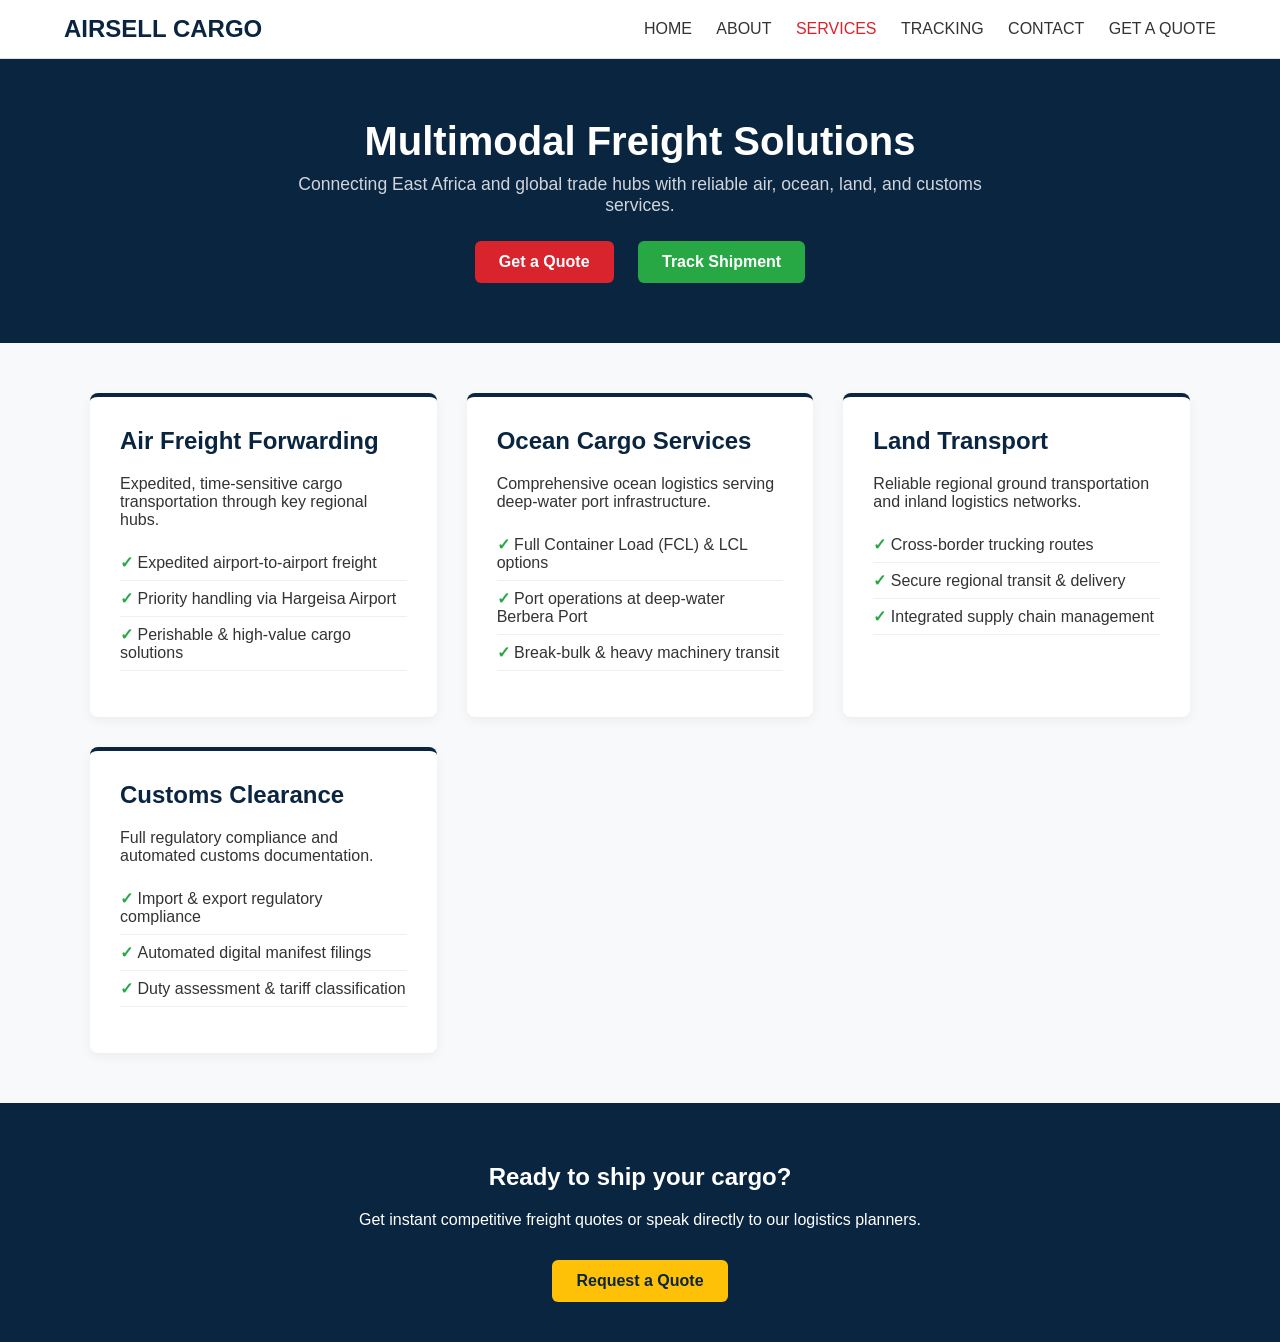
<file: freight.html>
<!DOCTYPE html>
<html lang="en">
<head>
    <meta charset="UTF-8">
    <meta name="viewport" content="width=device-width, initial-scale=1.0">
    <title>Freight Services | Airsell Cargo</title>
    <style>
        :root {
            --primary: #0a2540;
            --accent-red: #d9232d;
            --accent-green: #28a745;
            --accent-yellow: #ffc107;
            --bg-light: #f8f9fa;
            --text-dark: #333333;
        }

        body {
            font-family: 'Segoe UI', Tahoma, Geneva, Verdana, sans-serif;
            margin: 0;
            padding: 0;
            color: var(--text-dark);
            background-color: var(--bg-light);
        }

        /* Header Navigation */
        header {
            background-color: #ffffff;
            border-bottom: 1px solid #e0e0e0;
            padding: 15px 5%;
            display: flex;
            justify-content: space-between;
            align-items: center;
        }

        .logo {
            font-size: 1.5rem;
            font-weight: bold;
            color: var(--primary);
        }

        nav a {
            margin-left: 20px;
            text-decoration: none;
            color: var(--text-dark);
            font-weight: 500;
        }

        nav a.active {
            color: var(--accent-red);
        }

        /* Page Hero Header */
        .hero {
            background-color: var(--primary);
            color: white;
            text-align: center;
            padding: 60px 20px;
        }

        .hero h1 {
            margin: 0 0 10px 0;
            font-size: 2.5rem;
        }

        .hero p {
            font-size: 1.1rem;
            max-width: 700px;
            margin: 0 auto 25px auto;
            color: #d1d5db;
        }

        .hero-buttons .btn {
            display: inline-block;
            padding: 12px 24px;
            margin: 0 10px;
            border-radius: 6px;
            text-decoration: none;
            font-weight: bold;
        }

        .btn-quote { background-color: var(--accent-red); color: white; }
        .btn-track { background-color: var(--accent-green); color: white; }

        /* Services Section */
        .services-container {
            max-width: 1100px;
            margin: 50px auto;
            padding: 0 20px;
            display: grid;
            grid-template-columns: repeat(auto-fit, minmax(300px, 1fr));
            gap: 30px;
        }

        .service-card {
            background: white;
            border-radius: 8px;
            padding: 30px;
            box-shadow: 0 4px 12px rgba(0,0,0,0.05);
            border-top: 4px solid var(--primary);
        }

        .service-card h2 {
            color: var(--primary);
            margin-top: 0;
        }

        .service-card ul {
            list-style: none;
            padding: 0;
        }

        .service-card ul li {
            padding: 8px 0;
            border-bottom: 1px solid #f0f0f0;
        }

        .service-card ul li::before {
            content: "✓ ";
            color: var(--accent-green);
            font-weight: bold;
        }

        /* Footer Banner */
        .cta-banner {
            background-color: var(--primary);
            color: white;
            padding: 40px 20px;
            text-align: center;
            margin-top: 50px;
        }

        .cta-banner .btn-yellow {
            background-color: var(--accent-yellow);
            color: var(--primary);
            padding: 12px 24px;
            border-radius: 6px;
            text-decoration: none;
            font-weight: bold;
            display: inline-block;
            margin-top: 15px;
        }
    </style>
</head>
<body>

    <!-- Navigation -->
    <header>
        <div class="logo">AIRSELL CARGO</div>
        <nav>
            <a href="index.html">HOME</a>
            <a href="about.html">ABOUT</a>
            <a href="freight.html" class="active">SERVICES</a>
            <a href="tracking.html">TRACKING</a>
            <a href="contact.html">CONTACT</a>
            <a href="quote.html">GET A QUOTE</a>
        </nav>
    </header>

    <!-- Hero Banner -->
    <section class="hero">
        <h1>Multimodal Freight Solutions</h1>
        <p>Connecting East Africa and global trade hubs with reliable air, ocean, land, and customs services.</p>
        <div class="hero-buttons">
            <a href="quote.html" class="btn btn-quote">Get a Quote</a>
            <a href="tracking.html" class="btn btn-track">Track Shipment</a>
        </div>
    </section>

    <!-- Services Grid -->
    <section class="services-container">
        
        <div class="service-card" id="air">
            <h2>Air Freight Forwarding</h2>
            <p>Expedited, time-sensitive cargo transportation through key regional hubs.</p>
            <ul>
                <li>Expedited airport-to-airport freight</li>
                <li>Priority handling via Hargeisa Airport</li>
                <li>Perishable & high-value cargo solutions</li>
            </ul>
        </div>

        <div class="service-card" id="ocean">
            <h2>Ocean Cargo Services</h2>
            <p>Comprehensive ocean logistics serving deep-water port infrastructure.</p>
            <ul>
                <li>Full Container Load (FCL) & LCL options</li>
                <li>Port operations at deep-water Berbera Port</li>
                <li>Break-bulk & heavy machinery transit</li>
            </ul>
        </div>

        <div class="service-card" id="land">
            <h2>Land Transport</h2>
            <p>Reliable regional ground transportation and inland logistics networks.</p>
            <ul>
                <li>Cross-border trucking routes</li>
                <li>Secure regional transit & delivery</li>
                <li>Integrated supply chain management</li>
            </ul>
        </div>

        <div class="service-card" id="customs">
            <h2>Customs Clearance</h2>
            <p>Full regulatory compliance and automated customs documentation.</p>
            <ul>
                <li>Import & export regulatory compliance</li>
                <li>Automated digital manifest filings</li>
                <li>Duty assessment & tariff classification</li>
            </ul>
        </div>

    </section>

    <!-- Call to Action Banner -->
    <section class="cta-banner">
        <h2>Ready to ship your cargo?</h2>
        <p>Get instant competitive freight quotes or speak directly to our logistics planners.</p>
        <a href="quote.html" class="btn-yellow">Request a Quote</a>
    </section>

</body>
</html>
</file>
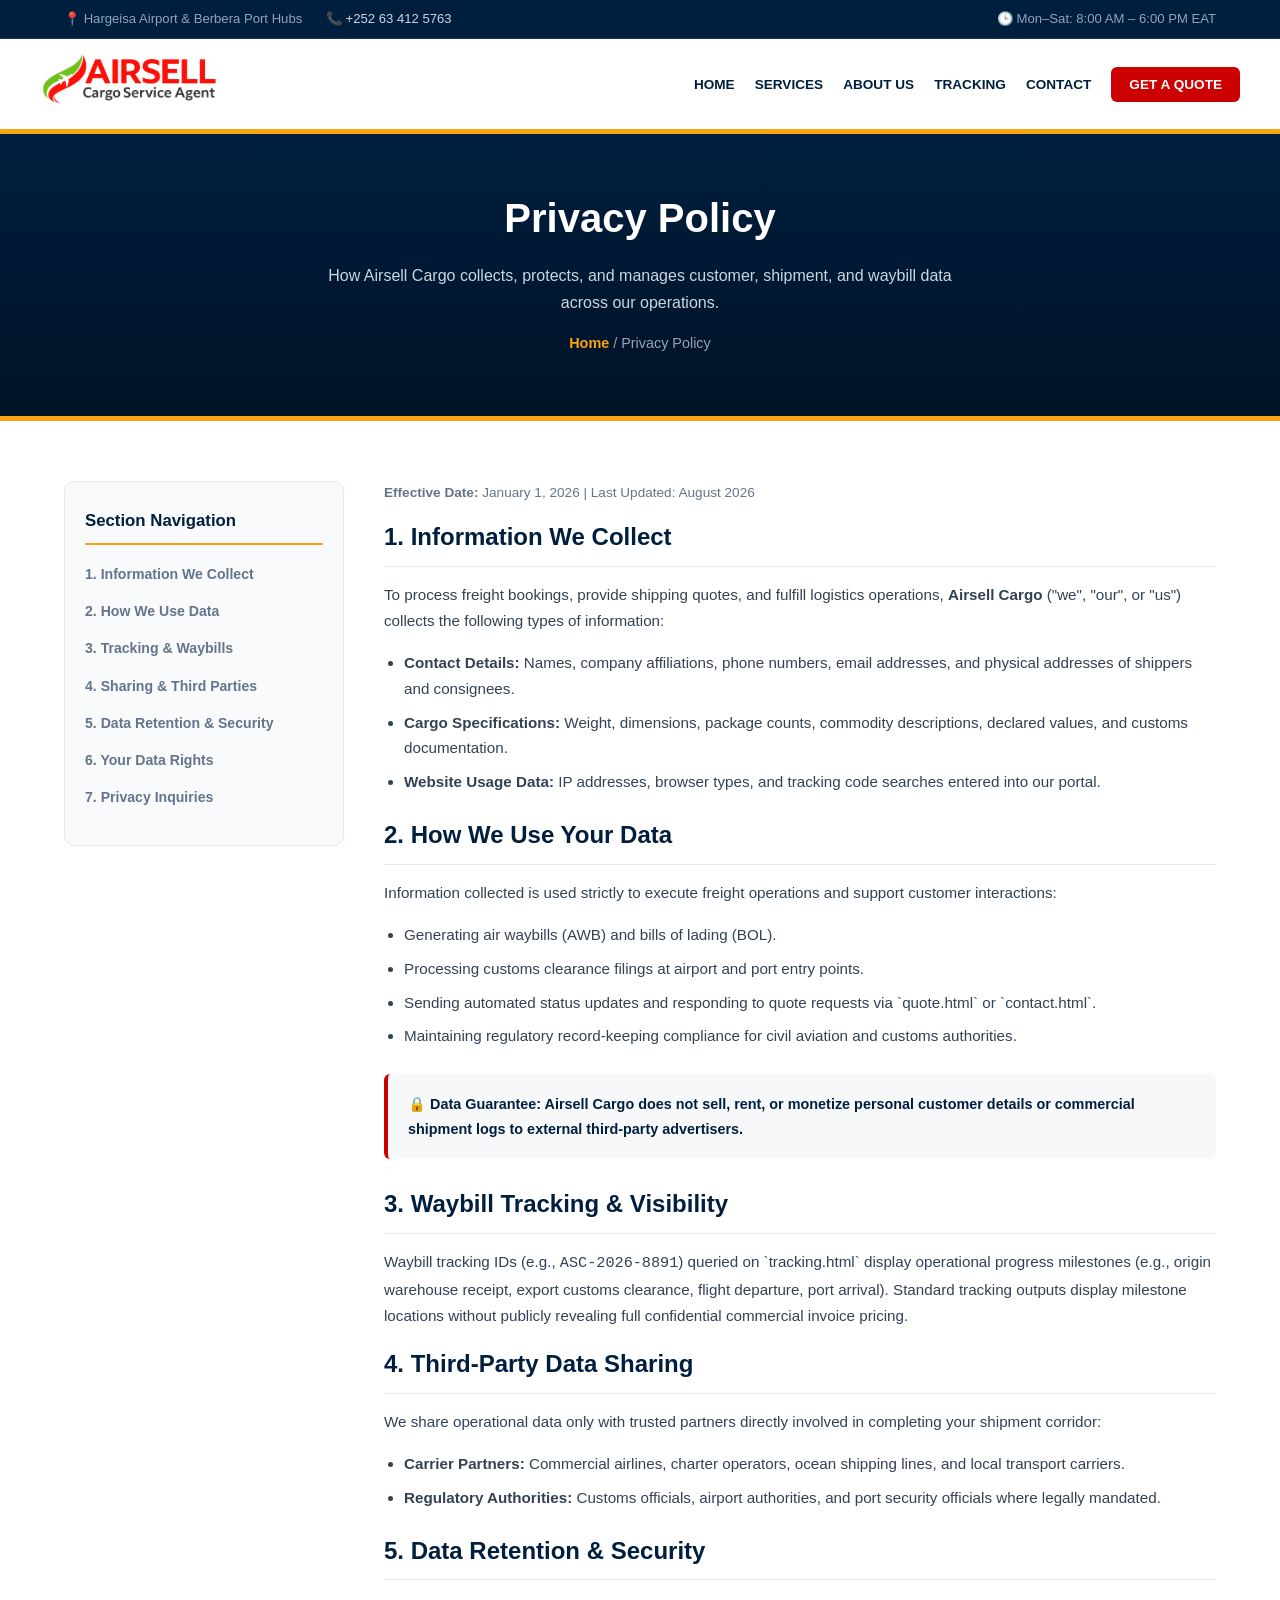
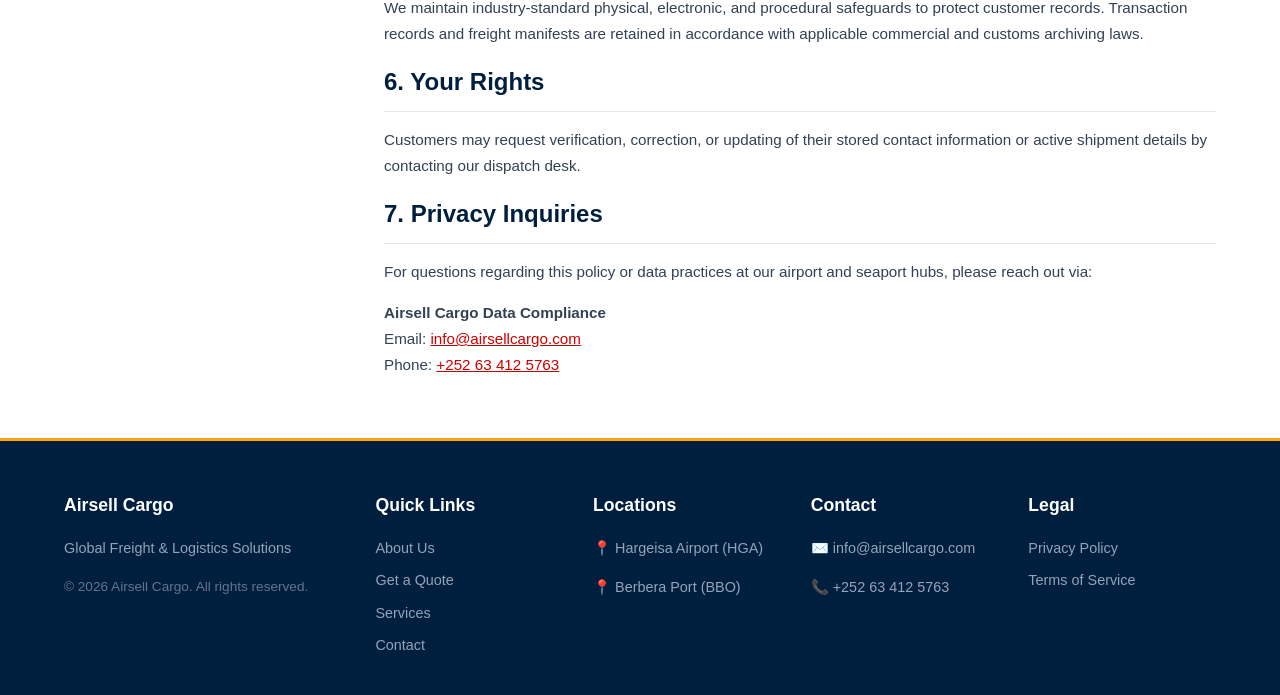
<file: privacy.html>
<!DOCTYPE html>
<html lang="en">
<head>
  <meta charset="UTF-8">
  <meta http-equiv="X-UA-Compatible" content="IE=edge">
  <meta name="viewport" content="width=device-width, initial-scale=1.0, maximum-scale=5.0">
  <title>Privacy Policy | Airsell Cargo - Global Logistics Data Protection</title>
  <meta name="description" content="Learn how Airsell Cargo collects, protects, and uses shipment, customer, and tracking data across our global freight network.">
  
  <style>  
    :root {
      --brand-red: #cc0000;
      --brand-green: #008800;
      --brand-yellow: #fca311;
      --primary-dark: #001f3f;
      --text-dark: #0f172a;
      --text-gray: #64748b;
      --bg-light: #f8fafc;
      --card-shadow: 0 12px 35px rgba(0, 31, 63, 0.08);
      --border-color: #cbd5e1;
    }
    
    * { box-sizing: border-box; }

    body { 
      font-family: 'Segoe UI', Roboto, Arial, sans-serif; 
      margin: 0; 
      background: #ffffff; 
      color: var(--text-dark); 
      line-height: 1.7; 
    }
    
    .container { 
      max-width: 1200px; 
      margin: auto; 
      padding: 0 24px; 
    }
    
    /* Top Bar */
    .top-bar {
      background: var(--primary-dark);
      color: #94a3b8;
      font-size: 0.82rem;
      padding: 8px 0;
      border-bottom: 1px solid rgba(255, 255, 255, 0.1);
    }

    .top-bar-flex {
      display: flex;
      justify-content: space-between;
      align-items: center;
    }

    .top-bar-info span { margin-right: 20px; }
    .top-bar-info a { color: #cbd5e1; text-decoration: none; }
    .top-bar-info a:hover { color: var(--brand-yellow); }

    /* Header Navigation */
    header { 
      background: #ffffff; 
      border-bottom: 5px solid var(--brand-yellow); 
      box-shadow: 0 4px 12px rgba(0,0,0,0.06); 
      position: sticky;
      top: 0;
      z-index: 1000;
    }
    
    .header-flex { 
      display: flex; 
      justify-content: space-between; 
      align-items: center; 
      padding: 15px 0;
    }
    
    .nav-links { 
      list-style: none; 
      display: flex; 
      align-items: center;
      gap: 20px; 
      margin: 0; 
      padding: 0;
    }
    
    .nav-links a { 
      text-decoration: none; 
      color: var(--primary-dark); 
      font-weight: 600; 
      text-transform: uppercase; 
      font-size: 0.85rem; 
      transition: color 0.3s ease; 
    }
    
    .nav-links a.active, .nav-links a:hover { 
      color: var(--brand-red); 
    }

    .btn-nav-cta {
      background: var(--brand-red);
      color: #ffffff !important;
      padding: 10px 18px;
      border-radius: 6px;
      font-weight: 700 !important;
    }

    .btn-nav-cta:hover {
      background: var(--primary-dark);
    }
    
    /* Hero Banner */
    .hero-banner { 
      text-align: center; 
      padding: 50px 20px 60px; 
      background: linear-gradient(180deg, var(--primary-dark) 0%, #001226 100%);
      color: #ffffff;
      border-bottom: 5px solid var(--brand-yellow); 
    }
    
    .hero-banner h1 { 
      font-size: 2.5rem; 
      margin: 0 0 10px; 
      font-weight: 800; 
    } 

    .hero-banner p {
      max-width: 650px;
      margin: 0 auto 15px;
      color: #cbd5e1;
      font-size: 1rem;
    }

    .breadcrumbs {
      font-size: 0.9rem;
      color: #94a3b8;
    }

    .breadcrumbs a {
      color: var(--brand-yellow);
      text-decoration: none;
      font-weight: 600;
    }

    /* Content Layout */
    .legal-content {
      padding: 60px 0;
    }

    .legal-grid {
      display: grid;
      grid-template-columns: 280px 1fr;
      gap: 40px;
    }

    .sidebar-nav {
      background: var(--bg-light);
      border-radius: 10px;
      padding: 25px 20px;
      border: 1px solid #e2e8f0;
      position: sticky;
      top: 100px;
      height: fit-content;
    }

    .sidebar-nav h4 {
      margin-top: 0;
      color: var(--primary-dark);
      font-size: 1.05rem;
      border-bottom: 2px solid var(--brand-yellow);
      padding-bottom: 8px;
      margin-bottom: 15px;
    }

    .sidebar-nav ul {
      list-style: none;
      padding: 0;
      margin: 0;
    }

    .sidebar-nav li {
      margin-bottom: 10px;
    }

    .sidebar-nav a {
      color: var(--text-gray);
      text-decoration: none;
      font-size: 0.88rem;
      font-weight: 600;
      transition: color 0.2s ease;
    }

    .sidebar-nav a:hover {
      color: var(--brand-red);
    }

    .privacy-article {
      background: #ffffff;
    }

    .privacy-article h2 {
      font-size: 1.5rem;
      color: var(--primary-dark);
      margin-top: 35px;
      margin-bottom: 12px;
      border-bottom: 1px solid #e2e8f0;
      padding-bottom: 8px;
    }

    .privacy-article h2:first-of-type {
      margin-top: 0;
    }

    .privacy-article p, .privacy-article li {
      color: #334155;
      font-size: 0.95rem;
    }

    .privacy-article ul {
      padding-left: 20px;
      margin-bottom: 20px;
    }

    .privacy-article li {
      margin-bottom: 8px;
    }

    .highlight-card {
      background: rgba(0, 31, 63, 0.03);
      border-left: 4px solid var(--brand-red);
      padding: 18px 20px;
      border-radius: 6px;
      margin: 25px 0;
    }

    .highlight-card p {
      margin: 0;
      font-size: 0.9rem;
      color: var(--primary-dark);
      font-weight: 600;
    }

    /* Footer */
    .site-footer { 
      background: var(--primary-dark); 
      color: #ffffff; 
      padding: 50px 0 30px; 
      font-size: 0.9rem;
      border-top: 3px solid var(--brand-yellow);
    }

    .footer-grid { 
      display: grid; 
      grid-template-columns: 1.5fr repeat(4, 1fr); 
      gap: 30px; 
    }

    .footer-col h4 {
      color: var(--brand-yellow);
      margin-top: 0;
      margin-bottom: 15px;
      font-size: 1.1rem;
    }

    .footer-col ul { list-style: none; padding: 0; margin: 0; }
    .footer-col li { margin-bottom: 8px; }
    .footer-col a { color: #94a3b8; text-decoration: none; transition: color 0.3s ease; }
    .footer-col a:hover { color: #ffffff; }

    @media (max-width: 992px) {
      .legal-grid { grid-template-columns: 1fr; }
      .sidebar-nav { display: none; }
    }

    @media (max-width: 768px) {
      .footer-grid { grid-template-columns: 1fr; gap: 25px; }
      .top-bar { display: none; }
    }
  </style>
</head>
<body>

<!-- Top Navigation Bar -->
<div class="top-bar">
  <div class="container top-bar-flex">
    <div class="top-bar-info">
      <span>📍 Hargeisa Airport & Berbera Port Hubs</span>
      <span>📞 <a href="tel:+252634125763">+252 63 412 5763</a></span>
    </div>
    <div>
      <span>🕒 Mon–Sat: 8:00 AM – 6:00 PM EAT</span>
    </div>
  </div>
</div>

<!-- Header Navigation -->
<header>
  <div class="container header-flex">
    <div class="logo">
      <a href="index.html">
        <img src="logo.png" alt="Airsell Cargo" width="180">
      </a>
    </div>
    
    <nav aria-label="Main Navigation">
      <ul class="nav-links">
        <li><a href="index.html">Home</a></li>
        <li><a href="services.html">Services</a></li>
        <li><a href="about.html">About Us</a></li>
        <li><a href="tracking.html">Tracking</a></li>
        <li><a href="contact.html">Contact</a></li>
        <li><a href="quote.html" class="btn-nav-cta">Get a Quote</a></li>
      </ul>
    </nav>
  </div>
</header>

<!-- Hero Section -->
<section class="hero-banner">
  <div class="container">
    <h1>Privacy Policy</h1>
    <p>How Airsell Cargo collects, protects, and manages customer, shipment, and waybill data across our operations.</p>
    <div class="breadcrumbs"><a href="index.html">Home</a> / Privacy Policy</div>
  </div>
</section>

<!-- Legal Content Section -->
<main class="legal-content">
  <div class="container legal-grid">
    
    <!-- Sidebar Navigation -->
    <aside class="sidebar-nav">
      <h4>Section Navigation</h4>
      <ul>
        <li><a href="#section-1">1. Information We Collect</a></li>
        <li><a href="#section-2">2. How We Use Data</a></li>
        <li><a href="#section-3">3. Tracking & Waybills</a></li>
        <li><a href="#section-4">4. Sharing & Third Parties</a></li>
        <li><a href="#section-5">5. Data Retention & Security</a></li>
        <li><a href="#section-6">6. Your Data Rights</a></li>
        <li><a href="#section-7">7. Privacy Inquiries</a></li>
      </ul>
    </aside>

    <!-- Article Content -->
    <article class="privacy-article">
      
      <p style="font-size: 0.85rem; color: var(--text-gray); margin-top: 0;"><strong>Effective Date:</strong> January 1, 2026 | Last Updated: August 2026</p>

      <section id="section-1">
        <h2>1. Information We Collect</h2>
        <p>To process freight bookings, provide shipping quotes, and fulfill logistics operations, <strong>Airsell Cargo</strong> ("we", "our", or "us") collects the following types of information:</p>
        <ul>
          <li><strong>Contact Details:</strong> Names, company affiliations, phone numbers, email addresses, and physical addresses of shippers and consignees.</li>
          <li><strong>Cargo Specifications:</strong> Weight, dimensions, package counts, commodity descriptions, declared values, and customs documentation.</li>
          <li><strong>Website Usage Data:</strong> IP addresses, browser types, and tracking code searches entered into our portal.</li>
        </ul>
      </section>

      <section id="section-2">
        <h2>2. How We Use Your Data</h2>
        <p>Information collected is used strictly to execute freight operations and support customer interactions:</p>
        <ul>
          <li>Generating air waybills (AWB) and bills of lading (BOL).</li>
          <li>Processing customs clearance filings at airport and port entry points.</li>
          <li>Sending automated status updates and responding to quote requests via `quote.html` or `contact.html`.</li>
          <li>Maintaining regulatory record-keeping compliance for civil aviation and customs authorities.</li>
        </ul>
      </section>

      <div class="highlight-card">
        <p>🔒 Data Guarantee: Airsell Cargo does not sell, rent, or monetize personal customer details or commercial shipment logs to external third-party advertisers.</p>
      </div>

      <section id="section-3">
        <h2>3. Waybill Tracking & Visibility</h2>
        <p>Waybill tracking IDs (e.g., <code>ASC-2026-8891</code>) queried on `tracking.html` display operational progress milestones (e.g., origin warehouse receipt, export customs clearance, flight departure, port arrival). Standard tracking outputs display milestone locations without publicly revealing full confidential commercial invoice pricing.</p>
      </section>

      <section id="section-4">
        <h2>4. Third-Party Data Sharing</h2>
        <p>We share operational data only with trusted partners directly involved in completing your shipment corridor:</p>
        <ul>
          <li><strong>Carrier Partners:</strong> Commercial airlines, charter operators, ocean shipping lines, and local transport carriers.</li>
          <li><strong>Regulatory Authorities:</strong> Customs officials, airport authorities, and port security officials where legally mandated.</li>
        </ul>
      </section>

      <section id="section-5">
        <h2>5. Data Retention & Security</h2>
        <p>We maintain industry-standard physical, electronic, and procedural safeguards to protect customer records. Transaction records and freight manifests are retained in accordance with applicable commercial and customs archiving laws.</p>
      </section>

      <section id="section-6">
        <h2>6. Your Rights</h2>
        <p>Customers may request verification, correction, or updating of their stored contact information or active shipment details by contacting our dispatch desk.</p>
      </section>

      <section id="section-7">
        <h2>7. Privacy Inquiries</h2>
        <p>For questions regarding this policy or data practices at our airport and seaport hubs, please reach out via:</p>
        <p style="margin-bottom: 0;"><strong>Airsell Cargo Data Compliance</strong><br>
        Email: <a href="mailto:info@airsellcargo.com" style="color: var(--brand-red);">info@airsellcargo.com</a><br>
        Phone: <a href="tel:+252634125763" style="color: var(--brand-red);">+252 63 412 5763</a></p>
      </section>

    </article>

  </div>
</main>

<!-- Footer Section -->
<footer class="site-footer">
  <div class="container footer-grid">
    <div class="footer-col">
      <h4 style="color: #ffffff;">Airsell Cargo</h4>
      <p style="color: #94a3b8;">Global Freight & Logistics Solutions</p>
      <p style="color: #64748b; font-size: 0.85rem;">© 2026 Airsell Cargo. All rights reserved.</p>
    </div>

    <div class="footer-col">
      <h4 style="color: #ffffff;">Quick Links</h4>
      <ul>
        <li><a href="about.html">About Us</a></li>
        <li><a href="quote.html">Get a Quote</a></li>
        <li><a href="services.html">Services</a></li>
        <li><a href="contact.html">Contact</a></li>
      </ul>
    </div>

    <div class="footer-col">
      <h4 style="color: #ffffff;">Locations</h4>
      <p style="color: #94a3b8; margin-bottom: 6px;">📍 Hargeisa Airport (HGA)</p>
      <p style="color: #94a3b8;">📍 Berbera Port (BBO)</p>
    </div>

    <div class="footer-col">
      <h4 style="color: #ffffff;">Contact</h4>
      <p style="color: #94a3b8; margin-bottom: 6px;">✉️ info@airsellcargo.com</p>
      <p style="color: #94a3b8;">📞 +252 63 412 5763</p>
    </div>

    <div class="footer-col">
      <h4 style="color: #ffffff;">Legal</h4>
      <ul>
        <li><a href="privacy.html">Privacy Policy</a></li>
        <li><a href="terms.html">Terms of Service</a></li>
      </ul>
    </div>
  </div>
</footer>

</body>
</html>
</file>
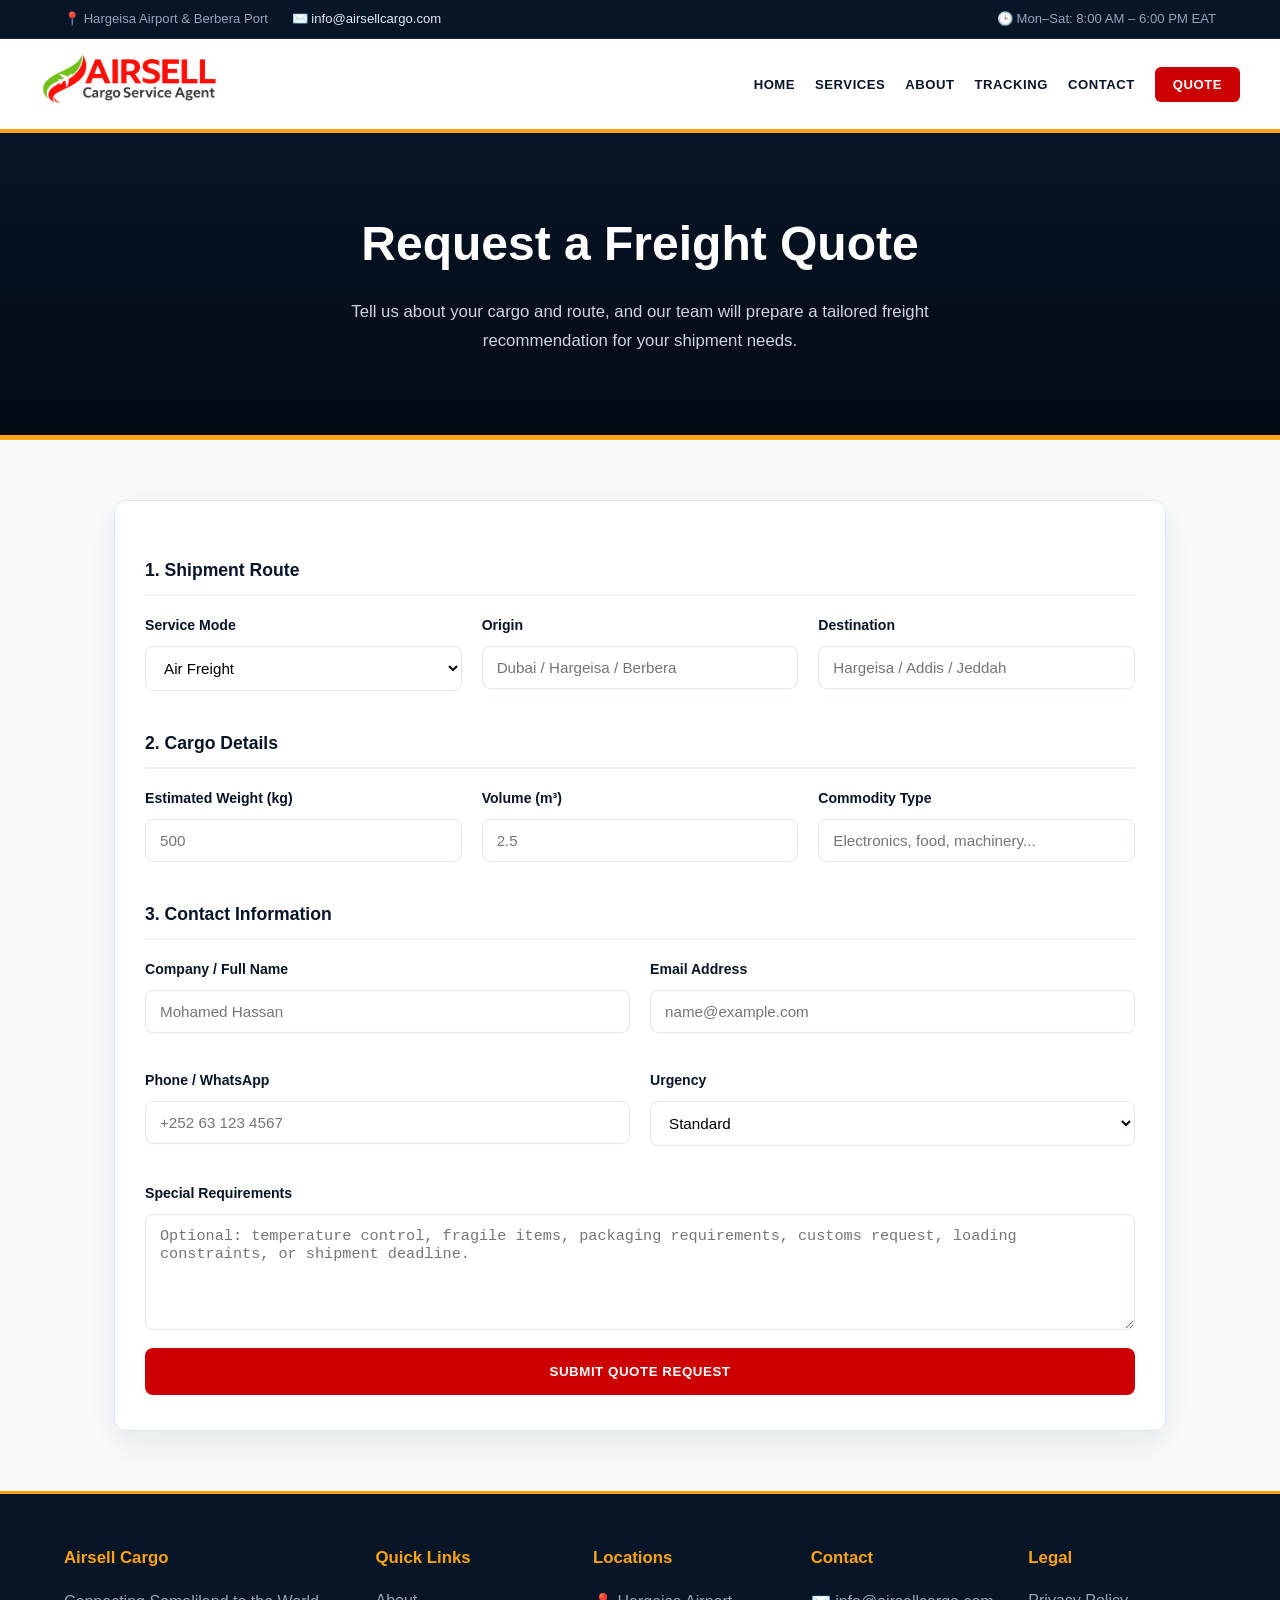
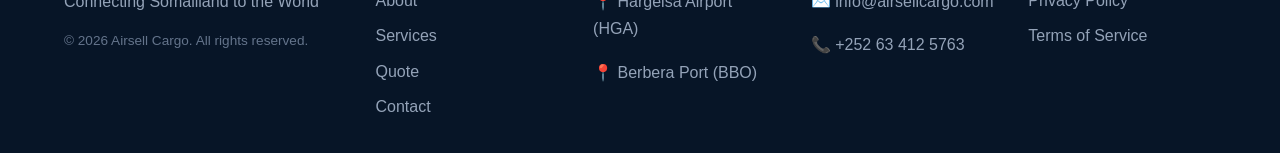
<file: quote.html>
<!DOCTYPE html>
<html lang="en">
<head>
  <meta charset="UTF-8">
  <meta http-equiv="X-UA-Compatible" content="IE=edge">
  <meta name="viewport" content="width=device-width, initial-scale=1.0, maximum-scale=5.0">
  <title>Request a Freight Quote | Airsell Cargo</title>
  <meta name="description" content="Request an air, ocean, road, customs, or project cargo quote from Airsell Cargo.">

  <style>
    :root {
      --brand-red: #cc0000;
      --brand-yellow: #fca311;
      --primary-dark: #071527;
      --text-dark: #0f172a;
      --text-gray: #64748b;
      --bg-light: #f8fafc;
      --border-color: #dfe7ee;
      --card-shadow: 0 12px 35px rgba(7, 21, 39, 0.08);
    }

    * { box-sizing: border-box; }

    body {
      margin: 0;
      font-family: 'Segoe UI', Roboto, Arial, sans-serif;
      background: var(--bg-light);
      color: var(--text-dark);
      line-height: 1.7;
    }

    .container {
      max-width: 1200px;
      margin: 0 auto;
      padding: 0 24px;
    }

    .top-bar {
      background: var(--primary-dark);
      color: #94a3b8;
      font-size: 0.82rem;
      padding: 8px 0;
      border-bottom: 1px solid rgba(255,255,255,0.1);
    }

    .top-bar-flex {
      display: flex;
      justify-content: space-between;
      align-items: center;
      flex-wrap: wrap;
      gap: 10px;
    }

    .top-bar-info span { margin-right: 20px; }
    .top-bar-info a { color: #dfeaf5; text-decoration: none; }
    .top-bar-info a:hover { color: var(--brand-yellow); }

    header {
      background: #fff;
      border-bottom: 4px solid var(--brand-yellow);
      box-shadow: 0 4px 12px rgba(0,0,0,0.04);
      position: sticky;
      top: 0;
      z-index: 1000;
    }

    .header-flex {
      display: flex;
      justify-content: space-between;
      align-items: center;
      padding: 15px 0;
    }

    .nav-links {
      list-style: none;
      display: flex;
      align-items: center;
      gap: 20px;
      margin: 0;
      padding: 0;
    }

    .nav-links a {
      text-decoration: none;
      color: var(--primary-dark);
      font-weight: 700;
      text-transform: uppercase;
      font-size: 0.82rem;
      letter-spacing: 0.04em;
      transition: color 0.2s ease;
    }

    .nav-links a.active, .nav-links a:hover {
      color: var(--brand-red);
    }

    .btn-nav-cta {
      background: var(--brand-red);
      color: #fff !important;
      padding: 10px 18px;
      border-radius: 6px;
    }

    .btn-nav-cta:hover {
      background: var(--primary-dark);
    }

    .page-header {
      background: linear-gradient(180deg, var(--primary-dark) 0%, #030a14 100%);
      color: #fff;
      text-align: center;
      padding: 70px 20px 80px;
      border-bottom: 5px solid var(--brand-yellow);
    }

    .page-header h1 {
      margin: 0 0 14px;
      font-size: clamp(2.2rem, 4vw, 3rem);
      font-weight: 800;
    }

    .page-header p {
      max-width: 700px;
      margin: 0 auto;
      color: #cbd5e1;
      font-size: 1.05rem;
    }

    .quote-section {
      max-width: 1100px;
      margin: 60px auto;
      padding: 0 24px;
    }

    .quote-box {
      background: #fff;
      border: 1px solid var(--border-color);
      border-radius: 12px;
      box-shadow: var(--card-shadow);
      padding: 35px 30px;
    }

    .form-grid-2,
    .form-grid-3 {
      display: grid;
      gap: 20px;
      margin-bottom: 18px;
    }

    .form-grid-2 { grid-template-columns: 1fr 1fr; }
    .form-grid-3 { grid-template-columns: repeat(3, 1fr); }

    .section-title {
      margin-top: 20px;
      margin-bottom: 18px;
      padding-bottom: 8px;
      border-bottom: 2px solid #f0f3f7;
      color: var(--primary-dark);
      font-size: 1.1rem;
      font-weight: 800;
    }

    .form-group {
      display: flex;
      flex-direction: column;
      margin-bottom: 18px;
    }

    .form-group label {
      font-weight: 700;
      font-size: 0.88rem;
      color: var(--primary-dark);
      margin-bottom: 8px;
    }

    .form-group input,
    .form-group select,
    .form-group textarea {
      width: 100%;
      padding: 12px 14px;
      border-radius: 8px;
      border: 1px solid var(--border-color);
      background: #fff;
      font-size: 0.95rem;
      outline: none;
    }

    .form-group input:focus,
    .form-group select:focus,
    .form-group textarea:focus {
      border-color: var(--brand-red);
    }

    .btn-submit {
      display: block;
      width: 100%;
      border: none;
      background: var(--brand-red);
      color: #fff;
      font-weight: 800;
      text-transform: uppercase;
      padding: 16px 20px;
      border-radius: 8px;
      cursor: pointer;
      letter-spacing: 0.04em;
    }

    .site-footer {
      background: var(--primary-dark);
      color: #fff;
      padding: 50px 0 25px;
      border-top: 3px solid var(--brand-yellow);
    }

    .footer-grid {
      display: grid;
      grid-template-columns: 1.5fr repeat(4, 1fr);
      gap: 30px;
    }

    .footer-col h3 {
      color: var(--brand-yellow);
      margin-top: 0;
      margin-bottom: 15px;
      font-size: 1.05rem;
    }

    .footer-col ul {
      list-style: none;
      padding: 0;
      margin: 0;
    }

    .footer-col li { margin-bottom: 8px; }
    .footer-col a { color: #94a3b8; text-decoration: none; }
    .footer-col a:hover { color: #fff; }

    @media (max-width: 900px) {
      .form-grid-2, .form-grid-3, .footer-grid { grid-template-columns: 1fr; }
      .top-bar { display: none; }
    }
  </style>
</head>
<body>

<div class="top-bar">
  <div class="container top-bar-flex">
    <div class="top-bar-info">
      <span>📍 Hargeisa Airport & Berbera Port</span>
      <span>✉️ <a href="mailto:info@airsellcargo.com">info@airsellcargo.com</a></span>
    </div>
    <div>
      <span>🕒 Mon–Sat: 8:00 AM – 6:00 PM EAT</span>
    </div>
  </div>
</div>

<header>
  <div class="container header-flex">
    <div class="logo">
      <a href="index.html">
        <img src="logo.png" alt="Airsell Cargo" width="180">
      </a>
    </div>

    <nav aria-label="Main Navigation">
      <ul class="nav-links">
        <li><a href="index.html">Home</a></li>
        <li><a href="services.html">Services</a></li>
        <li><a href="about.html">About</a></li>
        <li><a href="tracking.html">Tracking</a></li>
        <li><a href="contact.html">Contact</a></li>
        <li><a href="quote.html" class="btn-nav-cta" aria-current="page">Quote</a></li>
      </ul>
    </nav>
  </div>
</header>

<section class="page-header">
  <div class="container">
    <h1>Request a Freight Quote</h1>
    <p>Tell us about your cargo and route, and our team will prepare a tailored freight recommendation for your shipment needs.</p>
  </div>
</section>

<main class="quote-section">
  <div class="quote-box">
    <form action="thank.html" method="GET">
      <div class="section-title">1. Shipment Route</div>
      <div class="form-grid-3">
        <div class="form-group">
          <label for="mode">Service Mode</label>
          <select id="mode" name="service_mode" required>
            <option value="Air Freight">Air Freight</option>
            <option value="Ocean Freight">Ocean Freight</option>
            <option value="Road Freight">Road Freight</option>
            <option value="Customs Clearance">Customs Clearance</option>
            <option value="Project Cargo">Project Cargo</option>
          </select>
        </div>
        <div class="form-group">
          <label for="origin">Origin</label>
          <input type="text" id="origin" name="origin" placeholder="Dubai / Hargeisa / Berbera" required>
        </div>
        <div class="form-group">
          <label for="destination">Destination</label>
          <input type="text" id="destination" name="destination" placeholder="Hargeisa / Addis / Jeddah" required>
        </div>
      </div>

      <div class="section-title">2. Cargo Details</div>
      <div class="form-grid-3">
        <div class="form-group">
          <label for="weight">Estimated Weight (kg)</label>
          <input type="number" id="weight" name="weight" placeholder="500" required>
        </div>
        <div class="form-group">
          <label for="volume">Volume (m³)</label>
          <input type="number" step="0.1" id="volume" name="volume" placeholder="2.5">
        </div>
        <div class="form-group">
          <label for="commodity">Commodity Type</label>
          <input type="text" id="commodity" name="commodity" placeholder="Electronics, food, machinery..." required>
        </div>
      </div>

      <div class="section-title">3. Contact Information</div>
      <div class="form-grid-2">
        <div class="form-group">
          <label for="company">Company / Full Name</label>
          <input type="text" id="company" name="company" placeholder="Mohamed Hassan" required>
        </div>
        <div class="form-group">
          <label for="email">Email Address</label>
          <input type="email" id="email" name="email" placeholder="name@example.com" required>
        </div>
      </div>

      <div class="form-grid-2">
        <div class="form-group">
          <label for="phone">Phone / WhatsApp</label>
          <input type="tel" id="phone" name="phone" placeholder="+252 63 123 4567" required>
        </div>
        <div class="form-group">
          <label for="urgency">Urgency</label>
          <select id="urgency" name="urgency">
            <option value="Standard">Standard</option>
            <option value="Urgent">Urgent</option>
            <option value="Time Sensitive">Time Sensitive</option>
            <option value="Project Deadline">Project Deadline</option>
          </select>
        </div>
      </div>

      <div class="form-group">
        <label for="notes">Special Requirements</label>
        <textarea id="notes" name="notes" rows="5" placeholder="Optional: temperature control, fragile items, packaging requirements, customs request, loading constraints, or shipment deadline."></textarea>
      </div>

      <button type="submit" class="btn-submit">Submit Quote Request</button>
    </form>
  </div>
</main>

<footer class="site-footer">
  <div class="container footer-grid">
    <div class="footer-col">
      <h3>Airsell Cargo</h3>
      <p style="color:#94a3b8; margin-bottom: 10px;">Connecting Somaliland to the World</p>
      <p style="color:#64748b; font-size:0.85rem;">© 2026 Airsell Cargo. All rights reserved.</p>
    </div>

    <div class="footer-col">
      <h3>Quick Links</h3>
      <ul>
        <li><a href="about.html">About</a></li>
        <li><a href="services.html">Services</a></li>
        <li><a href="quote.html">Quote</a></li>
        <li><a href="contact.html">Contact</a></li>
      </ul>
    </div>

    <div class="footer-col">
      <h3>Locations</h3>
      <p style="color:#94a3b8; margin-bottom: 6px;">📍 Hargeisa Airport (HGA)</p>
      <p style="color:#94a3b8;">📍 Berbera Port (BBO)</p>
    </div>

    <div class="footer-col">
      <h3>Contact</h3>
      <p style="color:#94a3b8; margin-bottom: 6px;">✉️ info@airsellcargo.com</p>
      <p style="color:#94a3b8;">📞 +252 63 412 5763</p>
    </div>

    <div class="footer-col">
      <h3>Legal</h3>
      <ul>
        <li><a href="privacy.html">Privacy Policy</a></li>
        <li><a href="terms.html">Terms of Service</a></li>
      </ul>
    </div>
  </div>
</footer>

</body>
</html>
</file>
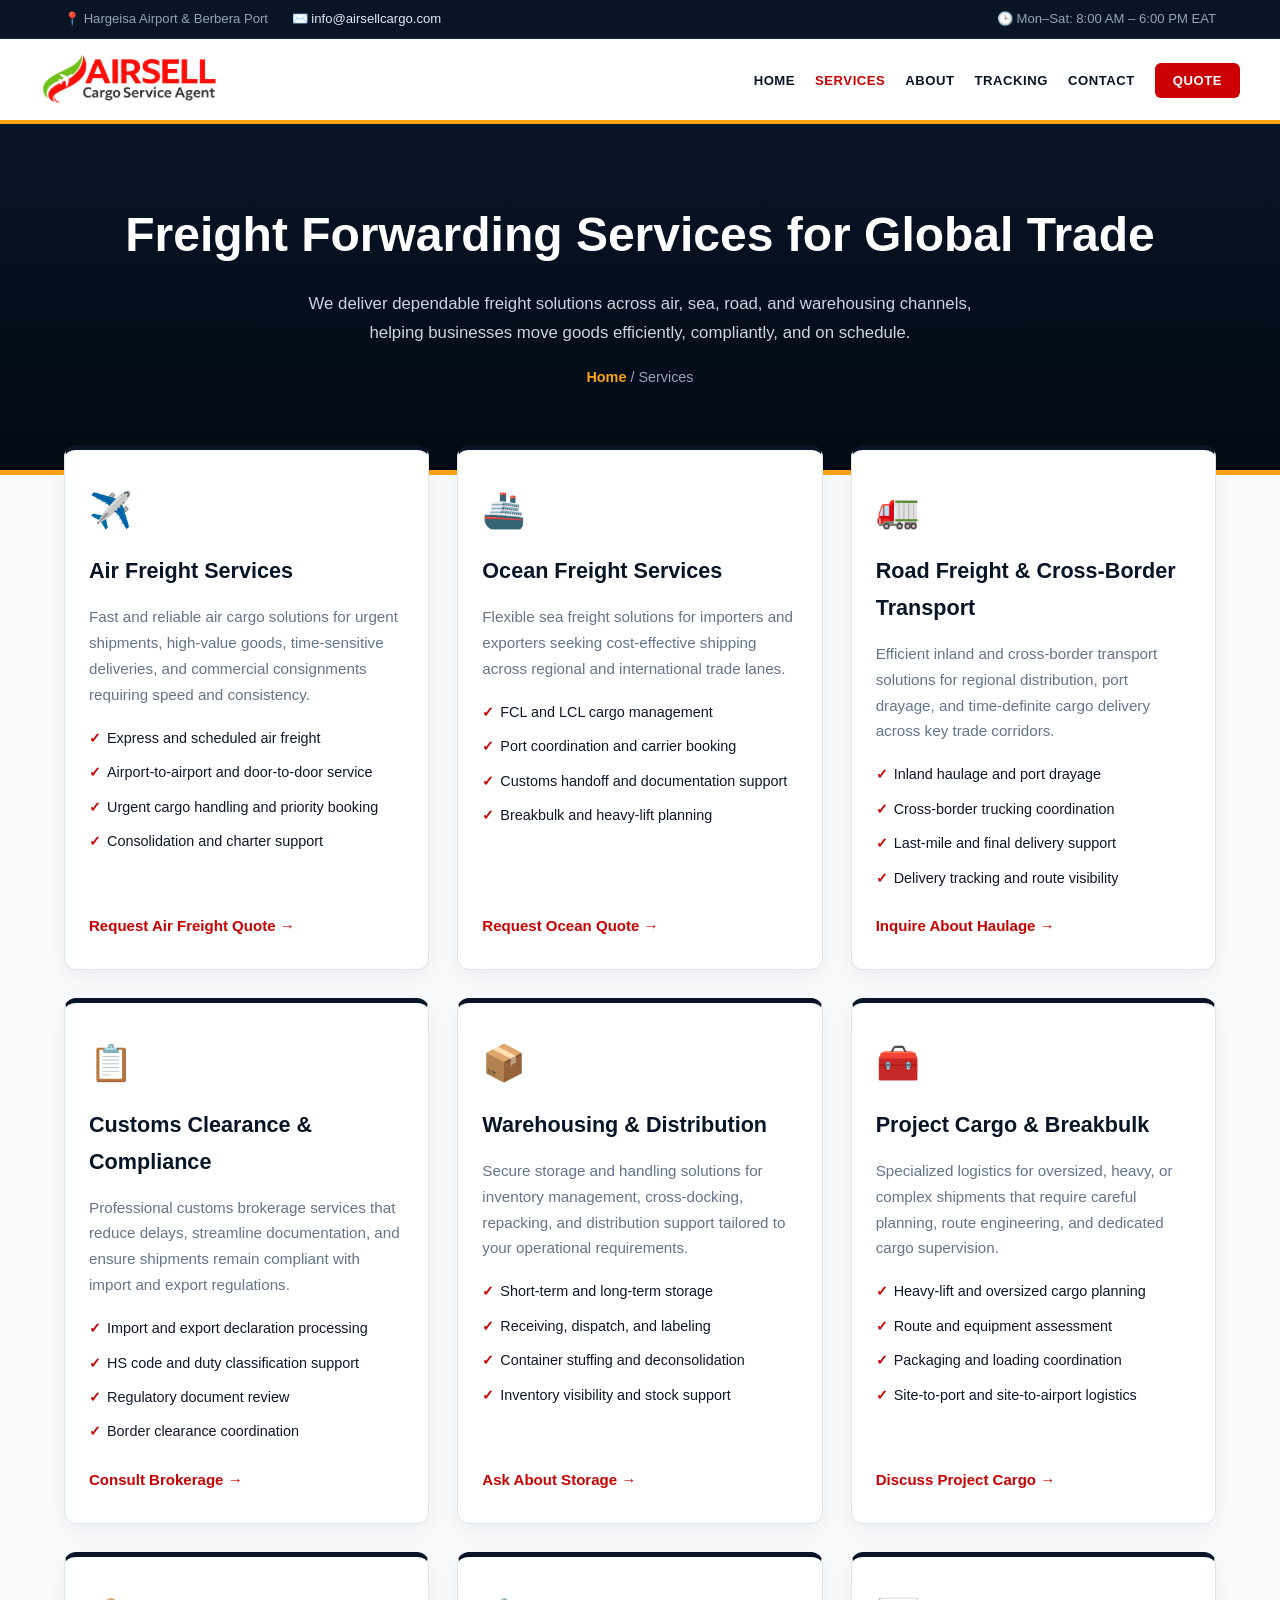
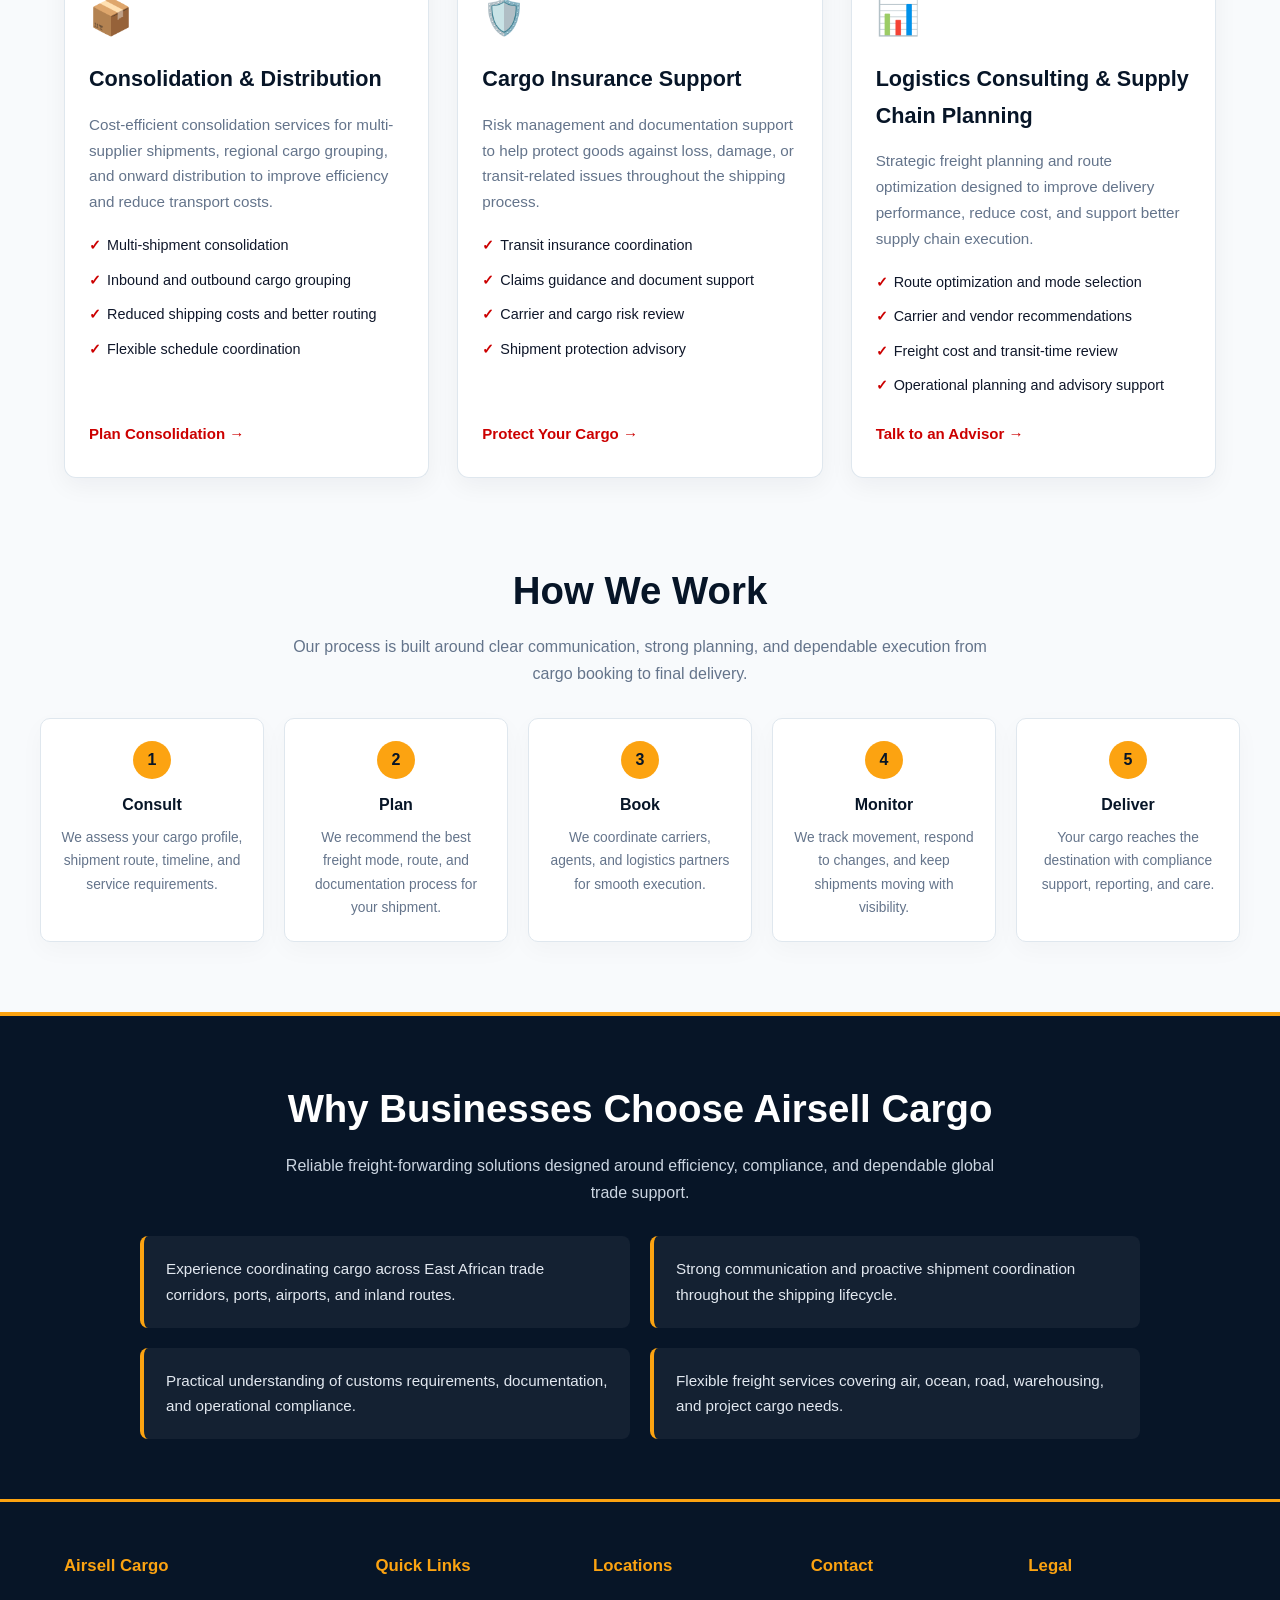
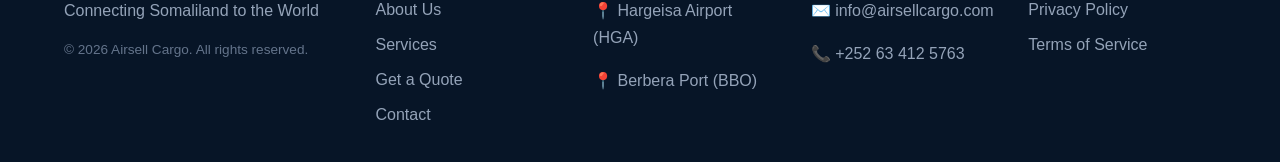
<file: services.html>
<!DOCTYPE html>
<html lang="en">
<head>
  <meta charset="UTF-8">
  <meta http-equiv="X-UA-Compatible" content="IE=edge">
  <meta name="viewport" content="width=device-width, initial-scale=1.0, maximum-scale=5.0">
  <title>Freight Forwarding Services | Airsell Cargo</title>
  <meta name="description" content="Professional air freight, ocean freight, road transport, customs clearance, warehousing, and project cargo services delivered by Airsell Cargo across East Africa and international trade corridors.">
  <style>
    :root {
      --brand-red: #cc0000;
      --brand-yellow: #fca311;
      --primary-dark: #071527;
      --text-dark: #0f172a;
      --text-gray: #64748b;
      --bg-light: #f8fafc;
      --border-color: #dfe7ee;
      --card-shadow: 0 12px 35px rgba(7, 21, 39, 0.08);
    }

    * { box-sizing: border-box; }

    body {
      margin: 0;
      font-family: 'Segoe UI', Roboto, Arial, sans-serif;
      background: var(--bg-light);
      color: var(--text-dark);
      line-height: 1.7;
    }

    a { transition: all 0.2s ease; }

    .container {
      max-width: 1200px;
      margin: 0 auto;
      padding: 0 24px;
    }

    .top-bar {
      background: var(--primary-dark);
      color: #94a3b8;
      font-size: 0.82rem;
      padding: 8px 0;
      border-bottom: 1px solid rgba(255,255,255,0.1);
    }

    .top-bar-flex {
      display: flex;
      justify-content: space-between;
      align-items: center;
      flex-wrap: wrap;
      gap: 10px;
    }

    .top-bar-info span { margin-right: 20px; }
    .top-bar-info a { color: #dfeaf5; text-decoration: none; }
    .top-bar-info a:hover { color: var(--brand-yellow); }

    header {
      background: #fff;
      border-bottom: 4px solid var(--brand-yellow);
      box-shadow: 0 4px 12px rgba(0,0,0,0.04);
      position: sticky;
      top: 0;
      z-index: 1000;
    }

    .header-flex {
      display: flex;
      justify-content: space-between;
      align-items: center;
      padding: 15px 0;
    }

    .logo img {
      display: block;
      max-width: 180px;
      height: auto;
    }

    .nav-links {
      list-style: none;
      display: flex;
      align-items: center;
      gap: 20px;
      margin: 0;
      padding: 0;
    }

    .nav-links a {
      text-decoration: none;
      color: var(--primary-dark);
      font-weight: 700;
      text-transform: uppercase;
      font-size: 0.82rem;
      letter-spacing: 0.04em;
    }

    .nav-links a.active, .nav-links a:hover {
      color: var(--brand-red);
    }

    .btn-nav-cta {
      background: var(--brand-red);
      color: #fff !important;
      padding: 10px 18px;
      border-radius: 6px;
    }

    .btn-nav-cta:hover {
      background: var(--primary-dark);
    }

    .page-header {
      background: linear-gradient(180deg, var(--primary-dark) 0%, #030a14 100%);
      color: #fff;
      text-align: center;
      padding: 70px 20px 80px;
      border-bottom: 5px solid var(--brand-yellow);
    }

    .page-header h1 {
      margin: 0 0 14px;
      font-size: clamp(2.2rem, 4vw, 3rem);
      font-weight: 800;
    }

    .page-header p {
      max-width: 720px;
      margin: 0 auto;
      color: #cbd5e1;
      font-size: 1.05rem;
    }

    .breadcrumbs {
      margin-top: 18px;
      font-size: 0.9rem;
      color: #94a3b8;
    }

    .breadcrumbs a {
      color: var(--brand-yellow);
      text-decoration: none;
      font-weight: 700;
    }

    .services-wrapper {
      max-width: 1200px;
      margin: -30px auto 60px;
      padding: 0 24px;
      position: relative;
      z-index: 2;
    }

    .services-grid {
      display: grid;
      grid-template-columns: repeat(auto-fit, minmax(320px, 1fr));
      gap: 28px;
    }

    .service-card {
      background: #fff;
      color: var(--text-dark);
      padding: 30px 24px;
      border-radius: 12px;
      border: 1px solid var(--border-color);
      border-top: 5px solid var(--primary-dark);
      box-shadow: 0 8px 25px rgba(7, 21, 39, 0.05);
      display: flex;
      flex-direction: column;
      justify-content: space-between;
      transition: transform 0.2s ease;
    }

    .service-card:hover {
      transform: translateY(-4px);
    }

    .service-card .icon {
      font-size: 2.2rem;
      margin-bottom: 14px;
    }

    .service-card h2 {
      color: var(--primary-dark);
      margin-top: 0;
      margin-bottom: 14px;
      font-size: 1.35rem;
    }

    .service-card p {
      color: var(--text-gray);
      font-size: 0.95rem;
      line-height: 1.7;
      margin: 0 0 18px;
    }

    .service-card ul {
      list-style: none;
      padding: 0;
      margin: 0 0 22px;
    }

    .service-card li {
      position: relative;
      padding-left: 18px;
      margin-bottom: 10px;
      font-size: 0.9rem;
      color: var(--text-dark);
      font-weight: 500;
    }

    .service-card li::before {
      content: '✓';
      position: absolute;
      left: 0;
      color: var(--brand-red);
      font-weight: 800;
    }

    .service-link {
      display: inline-block;
      color: var(--brand-red);
      text-decoration: none;
      font-weight: 700;
      font-size: 0.94rem;
    }

    .service-link:hover {
      color: var(--primary-dark);
    }

    .process-section {
      padding: 20px 0 70px;
    }

    .section-heading {
      text-align: center;
      margin-bottom: 30px;
    }

    .section-heading h3 {
      margin: 0 0 10px;
      font-size: clamp(1.8rem, 3vw, 2.4rem);
      color: var(--primary-dark);
    }

    .section-heading p {
      margin: 0;
      color: var(--text-gray);
      max-width: 720px;
      margin-left: auto;
      margin-right: auto;
    }

    .workflow-steps {
      display: grid;
      grid-template-columns: repeat(auto-fit, minmax(180px, 1fr));
      gap: 20px;
      margin-top: 30px;
    }

    .step {
      background: #fff;
      border: 1px solid var(--border-color);
      border-radius: 10px;
      padding: 22px 18px;
      text-align: center;
      box-shadow: 0 8px 25px rgba(7, 21, 39, 0.03);
    }

    .step-number {
      width: 38px;
      height: 38px;
      display: inline-flex;
      align-items: center;
      justify-content: center;
      background: var(--brand-yellow);
      color: var(--primary-dark);
      border-radius: 50%;
      font-weight: 900;
      margin-bottom: 12px;
    }

    .step h4 {
      margin: 0 0 8px;
      font-size: 1rem;
      color: var(--primary-dark);
    }

    .step p {
      margin: 0;
      color: var(--text-gray);
      font-size: 0.86rem;
    }

    .why-section {
      background: var(--primary-dark);
      color: #fff;
      padding: 60px 0;
      border-top: 4px solid var(--brand-yellow);
    }

    .why-grid {
      display: grid;
      grid-template-columns: repeat(2, 1fr);
      gap: 20px;
      max-width: 1000px;
      margin: 30px auto 0;
    }

    .why-item {
      background: rgba(255,255,255,0.05);
      border-left: 4px solid var(--brand-yellow);
      border-radius: 8px;
      padding: 20px 22px;
      color: #e2e8f0;
      font-size: 0.95rem;
    }

    .site-footer {
      background: var(--primary-dark);
      color: #fff;
      padding: 50px 0 25px;
      border-top: 3px solid var(--brand-yellow);
    }

    .footer-grid {
      display: grid;
      grid-template-columns: 1.5fr repeat(4, 1fr);
      gap: 30px;
    }

    .footer-col h3 {
      color: var(--brand-yellow);
      margin-top: 0;
      margin-bottom: 15px;
      font-size: 1.05rem;
    }

    .footer-col ul {
      list-style: none;
      padding: 0;
      margin: 0;
    }

    .footer-col li { margin-bottom: 8px; }
    .footer-col a { color: #94a3b8; text-decoration: none; }
    .footer-col a:hover { color: #fff; }

    @media (max-width: 900px) {
      .services-grid, .why-grid, .footer-grid { grid-template-columns: 1fr; }
      .top-bar { display: none; }
    }
  </style>
</head>
<body>

<div class="top-bar">
  <div class="container top-bar-flex">
    <div class="top-bar-info">
      <span>📍 Hargeisa Airport & Berbera Port</span>
      <span>✉️ <a href="mailto:info@airsellcargo.com">info@airsellcargo.com</a></span>
    </div>
    <div>
      <span>🕒 Mon–Sat: 8:00 AM – 6:00 PM EAT</span>
    </div>
  </div>
</div>

<header>
  <div class="container header-flex">
    <div class="logo">
      <a href="index.html">
        <img src="logo.png" alt="Airsell Cargo" width="180">
      </a>
    </div>

    <nav aria-label="Main Navigation">
      <ul class="nav-links">
        <li><a href="index.html">Home</a></li>
        <li><a href="services.html" class="active" aria-current="page">Services</a></li>
        <li><a href="about.html">About</a></li>
        <li><a href="tracking.html">Tracking</a></li>
        <li><a href="contact.html">Contact</a></li>
        <li><a href="quote.html" class="btn-nav-cta">Quote</a></li>
      </ul>
    </nav>
  </div>
</header>

<section class="page-header">
  <div class="container">
    <h1>Freight Forwarding Services for Global Trade</h1>
    <p>We deliver dependable freight solutions across air, sea, road, and warehousing channels, helping businesses move goods efficiently, compliantly, and on schedule.</p>
    <div class="breadcrumbs"><a href="index.html">Home</a> / Services</div>
  </div>
</section>

<div class="services-wrapper">
  <div class="services-grid">

    <div class="service-card">
      <div>
        <div class="icon">✈️</div>
        <h2>Air Freight Services</h2>
        <p>Fast and reliable air cargo solutions for urgent shipments, high-value goods, time-sensitive deliveries, and commercial consignments requiring speed and consistency.</p>
        <ul>
          <li>Express and scheduled air freight</li>
          <li>Airport-to-airport and door-to-door service</li>
          <li>Urgent cargo handling and priority booking</li>
          <li>Consolidation and charter support</li>
        </ul>
      </div>
      <div><a href="quote.html" class="service-link">Request Air Freight Quote →</a></div>
    </div>

    <div class="service-card">
      <div>
        <div class="icon">🚢</div>
        <h2>Ocean Freight Services</h2>
        <p>Flexible sea freight solutions for importers and exporters seeking cost-effective shipping across regional and international trade lanes.</p>
        <ul>
          <li>FCL and LCL cargo management</li>
          <li>Port coordination and carrier booking</li>
          <li>Customs handoff and documentation support</li>
          <li>Breakbulk and heavy-lift planning</li>
        </ul>
      </div>
      <div><a href="quote.html" class="service-link">Request Ocean Quote →</a></div>
    </div>

    <div class="service-card">
      <div>
        <div class="icon">🚛</div>
        <h2>Road Freight & Cross-Border Transport</h2>
        <p>Efficient inland and cross-border transport solutions for regional distribution, port drayage, and time-definite cargo delivery across key trade corridors.</p>
        <ul>
          <li>Inland haulage and port drayage</li>
          <li>Cross-border trucking coordination</li>
          <li>Last-mile and final delivery support</li>
          <li>Delivery tracking and route visibility</li>
        </ul>
      </div>
      <div><a href="contact.html" class="service-link">Inquire About Haulage →</a></div>
    </div>

    <div class="service-card">
      <div>
        <div class="icon">📋</div>
        <h2>Customs Clearance & Compliance</h2>
        <p>Professional customs brokerage services that reduce delays, streamline documentation, and ensure shipments remain compliant with import and export regulations.</p>
        <ul>
          <li>Import and export declaration processing</li>
          <li>HS code and duty classification support</li>
          <li>Regulatory document review</li>
          <li>Border clearance coordination</li>
        </ul>
      </div>
      <div><a href="contact.html" class="service-link">Consult Brokerage →</a></div>
    </div>

    <div class="service-card">
      <div>
        <div class="icon">📦</div>
        <h2>Warehousing & Distribution</h2>
        <p>Secure storage and handling solutions for inventory management, cross-docking, repacking, and distribution support tailored to your operational requirements.</p>
        <ul>
          <li>Short-term and long-term storage</li>
          <li>Receiving, dispatch, and labeling</li>
          <li>Container stuffing and deconsolidation</li>
          <li>Inventory visibility and stock support</li>
        </ul>
      </div>
      <div><a href="contact.html" class="service-link">Ask About Storage →</a></div>
    </div>

    <div class="service-card">
      <div>
        <div class="icon">🧰</div>
        <h2>Project Cargo & Breakbulk</h2>
        <p>Specialized logistics for oversized, heavy, or complex shipments that require careful planning, route engineering, and dedicated cargo supervision.</p>
        <ul>
          <li>Heavy-lift and oversized cargo planning</li>
          <li>Route and equipment assessment</li>
          <li>Packaging and loading coordination</li>
          <li>Site-to-port and site-to-airport logistics</li>
        </ul>
      </div>
      <div><a href="quote.html" class="service-link">Discuss Project Cargo →</a></div>
    </div>

    <div class="service-card">
      <div>
        <div class="icon">📦</div>
        <h2>Consolidation & Distribution</h2>
        <p>Cost-efficient consolidation services for multi-supplier shipments, regional cargo grouping, and onward distribution to improve efficiency and reduce transport costs.</p>
        <ul>
          <li>Multi-shipment consolidation</li>
          <li>Inbound and outbound cargo grouping</li>
          <li>Reduced shipping costs and better routing</li>
          <li>Flexible schedule coordination</li>
        </ul>
      </div>
      <div><a href="contact.html" class="service-link">Plan Consolidation →</a></div>
    </div>

    <div class="service-card">
      <div>
        <div class="icon">🛡️</div>
        <h2>Cargo Insurance Support</h2>
        <p>Risk management and documentation support to help protect goods against loss, damage, or transit-related issues throughout the shipping process.</p>
        <ul>
          <li>Transit insurance coordination</li>
          <li>Claims guidance and document support</li>
          <li>Carrier and cargo risk review</li>
          <li>Shipment protection advisory</li>
        </ul>
      </div>
      <div><a href="contact.html" class="service-link">Protect Your Cargo →</a></div>
    </div>

    <div class="service-card">
      <div>
        <div class="icon">📊</div>
        <h2>Logistics Consulting & Supply Chain Planning</h2>
        <p>Strategic freight planning and route optimization designed to improve delivery performance, reduce cost, and support better supply chain execution.</p>
        <ul>
          <li>Route optimization and mode selection</li>
          <li>Carrier and vendor recommendations</li>
          <li>Freight cost and transit-time review</li>
          <li>Operational planning and advisory support</li>
        </ul>
      </div>
      <div><a href="contact.html" class="service-link">Talk to an Advisor →</a></div>
    </div>

  </div>
</div>

<section class="process-section container">
  <div class="section-heading">
    <h3>How We Work</h3>
    <p>Our process is built around clear communication, strong planning, and dependable execution from cargo booking to final delivery.</p>
  </div>

  <div class="workflow-steps">
    <div class="step">
      <div class="step-number">1</div>
      <h4>Consult</h4>
      <p>We assess your cargo profile, shipment route, timeline, and service requirements.</p>
    </div>

    <div class="step">
      <div class="step-number">2</div>
      <h4>Plan</h4>
      <p>We recommend the best freight mode, route, and documentation process for your shipment.</p>
    </div>

    <div class="step">
      <div class="step-number">3</div>
      <h4>Book</h4>
      <p>We coordinate carriers, agents, and logistics partners for smooth execution.</p>
    </div>

    <div class="step">
      <div class="step-number">4</div>
      <h4>Monitor</h4>
      <p>We track movement, respond to changes, and keep shipments moving with visibility.</p>
    </div>

    <div class="step">
      <div class="step-number">5</div>
      <h4>Deliver</h4>
      <p>Your cargo reaches the destination with compliance support, reporting, and care.</p>
    </div>
  </div>
</section>

<section class="why-section">
  <div class="container">
    <div class="section-heading" style="color:#fff; margin-bottom:0;">
      <h3 style="color:#fff;">Why Businesses Choose Airsell Cargo</h3>
      <p style="color:#cbd5e1;">Reliable freight-forwarding solutions designed around efficiency, compliance, and dependable global trade support.</p>
    </div>

    <div class="why-grid">
      <div class="why-item">Experience coordinating cargo across East African trade corridors, ports, airports, and inland routes.</div>
      <div class="why-item">Strong communication and proactive shipment coordination throughout the shipping lifecycle.</div>
      <div class="why-item">Practical understanding of customs requirements, documentation, and operational compliance.</div>
      <div class="why-item">Flexible freight services covering air, ocean, road, warehousing, and project cargo needs.</div>
    </div>
  </div>
</section>

<footer class="site-footer">
  <div class="container footer-grid">
    <div class="footer-col">
      <h3>Airsell Cargo</h3>
      <p style="color:#94a3b8; margin-bottom: 10px;">Connecting Somaliland to the World</p>
      <p style="color:#64748b; font-size:0.85rem;">© 2026 Airsell Cargo. All rights reserved.</p>
    </div>

    <div class="footer-col">
      <h3>Quick Links</h3>
      <ul>
        <li><a href="about.html">About Us</a></li>
        <li><a href="services.html">Services</a></li>
        <li><a href="quote.html">Get a Quote</a></li>
        <li><a href="contact.html">Contact</a></li>
      </ul>
    </div>

    <div class="footer-col">
      <h3>Locations</h3>
      <p style="color:#94a3b8; margin-bottom: 6px;">📍 Hargeisa Airport (HGA)</p>
      <p style="color:#94a3b8;">📍 Berbera Port (BBO)</p>
    </div>

    <div class="footer-col">
      <h3>Contact</h3>
      <p style="color:#94a3b8; margin-bottom: 6px;">✉️ info@airsellcargo.com</p>
      <p style="color:#94a3b8;">📞 +252 63 412 5763</p>
    </div>

    <div class="footer-col">
      <h3>Legal</h3>
      <ul>
        <li><a href="privacy.html">Privacy Policy</a></li>
        <li><a href="terms.html">Terms of Service</a></li>
      </ul>
    </div>
  </div>
</footer>

</body>
</html>
</file>
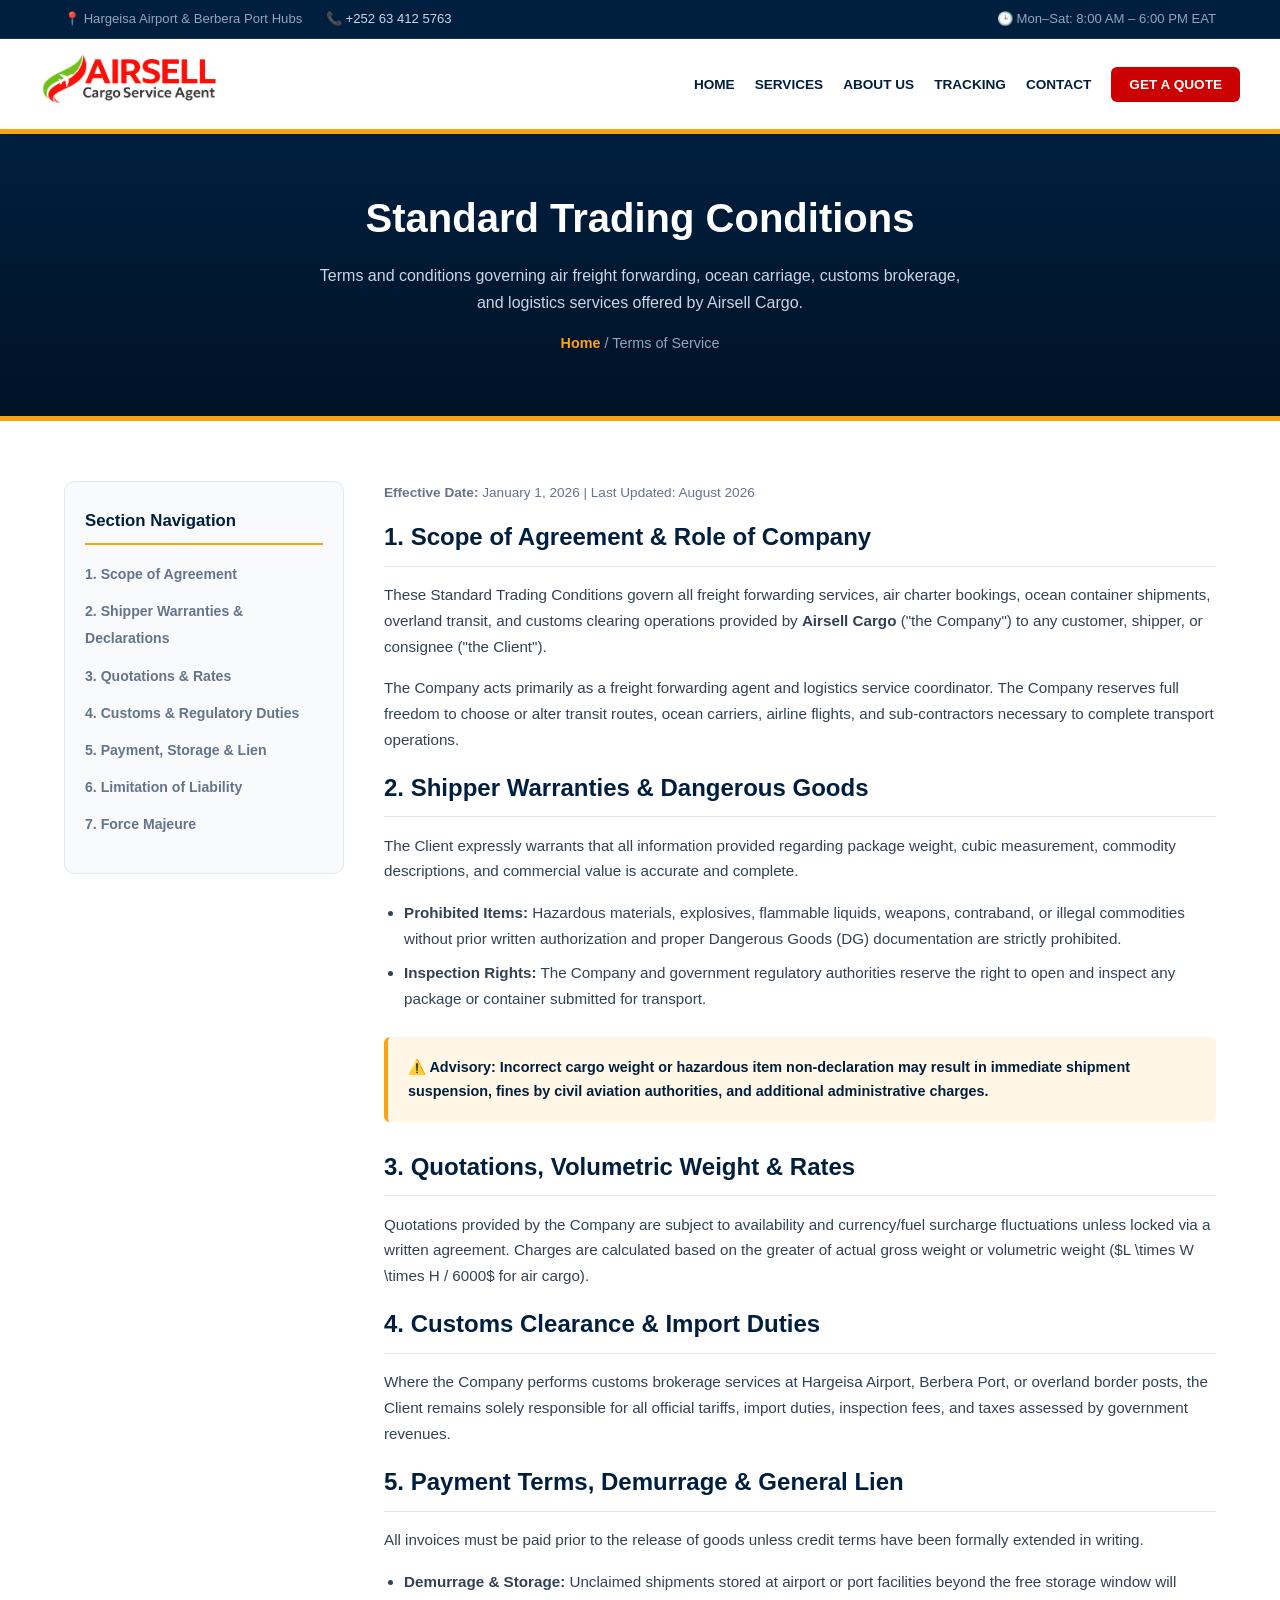
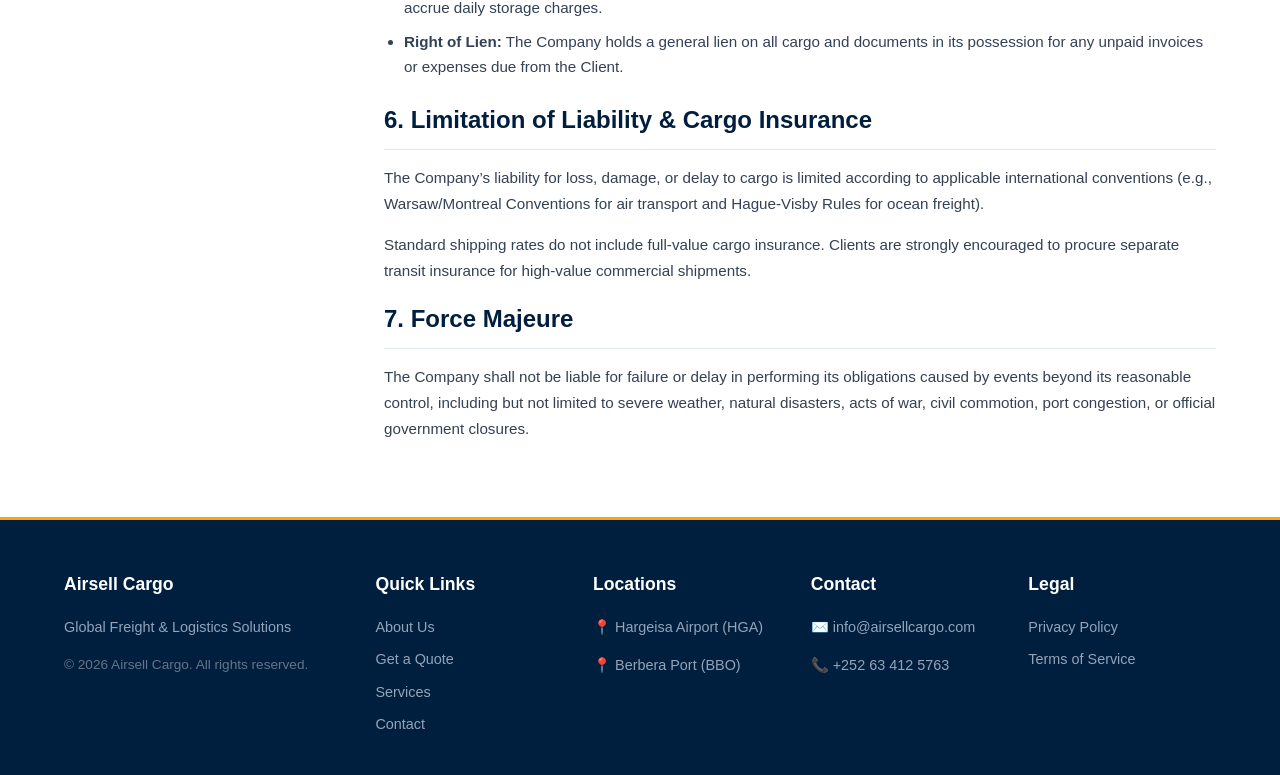
<file: terms.html>
<!DOCTYPE html>
<html lang="en">
<head>
  <meta charset="UTF-8">
  <meta http-equiv="X-UA-Compatible" content="IE=edge">
  <meta name="viewport" content="width=device-width, initial-scale=1.0, maximum-scale=5.0">
  <title>Terms of Service | Airsell Cargo - Standard Trading Conditions</title>
  <meta name="description" content="Read the standard trading conditions, liability limits, customs terms, and freight service policies for Airsell Cargo.">
  
  <style>  
    :root {
      --brand-red: #cc0000;
      --brand-green: #008800;
      --brand-yellow: #fca311;
      --primary-dark: #001f3f;
      --text-dark: #0f172a;
      --text-gray: #64748b;
      --bg-light: #f8fafc;
      --card-shadow: 0 12px 35px rgba(0, 31, 63, 0.08);
      --border-color: #cbd5e1;
    }
    
    * { box-sizing: border-box; }

    body { 
      font-family: 'Segoe UI', Roboto, Arial, sans-serif; 
      margin: 0; 
      background: #ffffff; 
      color: var(--text-dark); 
      line-height: 1.7; 
    }
    
    .container { 
      max-width: 1200px; 
      margin: auto; 
      padding: 0 24px; 
    }
    
    /* Top Bar */
    .top-bar {
      background: var(--primary-dark);
      color: #94a3b8;
      font-size: 0.82rem;
      padding: 8px 0;
      border-bottom: 1px solid rgba(255, 255, 255, 0.1);
    }

    .top-bar-flex {
      display: flex;
      justify-content: space-between;
      align-items: center;
    }

    .top-bar-info span { margin-right: 20px; }
    .top-bar-info a { color: #cbd5e1; text-decoration: none; }
    .top-bar-info a:hover { color: var(--brand-yellow); }

    /* Header Navigation */
    header { 
      background: #ffffff; 
      border-bottom: 5px solid var(--brand-yellow); 
      box-shadow: 0 4px 12px rgba(0,0,0,0.06); 
      position: sticky;
      top: 0;
      z-index: 1000;
    }
    
    .header-flex { 
      display: flex; 
      justify-content: space-between; 
      align-items: center; 
      padding: 15px 0;
    }
    
    .nav-links { 
      list-style: none; 
      display: flex; 
      align-items: center;
      gap: 20px; 
      margin: 0; 
      padding: 0;
    }
    
    .nav-links a { 
      text-decoration: none; 
      color: var(--primary-dark); 
      font-weight: 600; 
      text-transform: uppercase; 
      font-size: 0.85rem; 
      transition: color 0.3s ease; 
    }
    
    .nav-links a.active, .nav-links a:hover { 
      color: var(--brand-red); 
    }

    .btn-nav-cta {
      background: var(--brand-red);
      color: #ffffff !important;
      padding: 10px 18px;
      border-radius: 6px;
      font-weight: 700 !important;
    }

    .btn-nav-cta:hover {
      background: var(--primary-dark);
    }
    
    /* Hero Banner */
    .hero-banner { 
      text-align: center; 
      padding: 50px 20px 60px; 
      background: linear-gradient(180deg, var(--primary-dark) 0%, #001226 100%);
      color: #ffffff;
      border-bottom: 5px solid var(--brand-yellow); 
    }
    
    .hero-banner h1 { 
      font-size: 2.5rem; 
      margin: 0 0 10px; 
      font-weight: 800; 
    } 

    .hero-banner p {
      max-width: 650px;
      margin: 0 auto 15px;
      color: #cbd5e1;
      font-size: 1rem;
    }

    .breadcrumbs {
      font-size: 0.9rem;
      color: #94a3b8;
    }

    .breadcrumbs a {
      color: var(--brand-yellow);
      text-decoration: none;
      font-weight: 600;
    }

    /* Content Layout */
    .legal-content {
      padding: 60px 0;
    }

    .legal-grid {
      display: grid;
      grid-template-columns: 280px 1fr;
      gap: 40px;
    }

    .sidebar-nav {
      background: var(--bg-light);
      border-radius: 10px;
      padding: 25px 20px;
      border: 1px solid #e2e8f0;
      position: sticky;
      top: 100px;
      height: fit-content;
    }

    .sidebar-nav h4 {
      margin-top: 0;
      color: var(--primary-dark);
      font-size: 1.05rem;
      border-bottom: 2px solid var(--brand-yellow);
      padding-bottom: 8px;
      margin-bottom: 15px;
    }

    .sidebar-nav ul {
      list-style: none;
      padding: 0;
      margin: 0;
    }

    .sidebar-nav li {
      margin-bottom: 10px;
    }

    .sidebar-nav a {
      color: var(--text-gray);
      text-decoration: none;
      font-size: 0.88rem;
      font-weight: 600;
      transition: color 0.2s ease;
    }

    .sidebar-nav a:hover {
      color: var(--brand-red);
    }

    .terms-article {
      background: #ffffff;
    }

    .terms-article h2 {
      font-size: 1.5rem;
      color: var(--primary-dark);
      margin-top: 35px;
      margin-bottom: 12px;
      border-bottom: 1px solid #e2e8f0;
      padding-bottom: 8px;
    }

    .terms-article h2:first-of-type {
      margin-top: 0;
    }

    .terms-article p, .terms-article li {
      color: #334155;
      font-size: 0.95rem;
    }

    .terms-article ul {
      padding-left: 20px;
      margin-bottom: 20px;
    }

    .terms-article li {
      margin-bottom: 8px;
    }

    .notice-box {
      background: rgba(252, 163, 17, 0.1);
      border-left: 4px solid var(--brand-yellow);
      padding: 18px 20px;
      border-radius: 6px;
      margin: 25px 0;
    }

    .notice-box p {
      margin: 0;
      font-size: 0.9rem;
      color: var(--primary-dark);
      font-weight: 600;
    }

    /* Footer */
    .site-footer { 
      background: var(--primary-dark); 
      color: #ffffff; 
      padding: 50px 0 30px; 
      font-size: 0.9rem;
      border-top: 3px solid var(--brand-yellow);
    }

    .footer-grid { 
      display: grid; 
      grid-template-columns: 1.5fr repeat(4, 1fr); 
      gap: 30px; 
    }

    .footer-col h4 {
      color: var(--brand-yellow);
      margin-top: 0;
      margin-bottom: 15px;
      font-size: 1.1rem;
    }

    .footer-col ul { list-style: none; padding: 0; margin: 0; }
    .footer-col li { margin-bottom: 8px; }
    .footer-col a { color: #94a3b8; text-decoration: none; transition: color 0.3s ease; }
    .footer-col a:hover { color: #ffffff; }

    @media (max-width: 992px) {
      .legal-grid { grid-template-columns: 1fr; }
      .sidebar-nav { display: none; }
    }

    @media (max-width: 768px) {
      .footer-grid { grid-template-columns: 1fr; gap: 25px; }
      .top-bar { display: none; }
    }
  </style>
</head>
<body>

<!-- Top Navigation Bar -->
<div class="top-bar">
  <div class="container top-bar-flex">
    <div class="top-bar-info">
      <span>📍 Hargeisa Airport & Berbera Port Hubs</span>
      <span>📞 <a href="tel:+252634125763">+252 63 412 5763</a></span>
    </div>
    <div>
      <span>🕒 Mon–Sat: 8:00 AM – 6:00 PM EAT</span>
    </div>
  </div>
</div>

<!-- Header Navigation -->
<header>
  <div class="container header-flex">
    <div class="logo">
      <a href="index.html">
        <img src="logo.png" alt="Airsell Cargo" width="180">
      </a>
    </div>
    
    <nav aria-label="Main Navigation">
      <ul class="nav-links">
        <li><a href="index.html">Home</a></li>
        <li><a href="services.html">Services</a></li>
        <li><a href="about.html">About Us</a></li>
        <li><a href="tracking.html">Tracking</a></li>
        <li><a href="contact.html">Contact</a></li>
        <li><a href="quote.html" class="btn-nav-cta">Get a Quote</a></li>
      </ul>
    </nav>
  </div>
</header>

<!-- Hero Section -->
<section class="hero-banner">
  <div class="container">
    <h1>Standard Trading Conditions</h1>
    <p>Terms and conditions governing air freight forwarding, ocean carriage, customs brokerage, and logistics services offered by Airsell Cargo.</p>
    <div class="breadcrumbs"><a href="index.html">Home</a> / Terms of Service</div>
  </div>
</section>

<!-- Terms Content Section -->
<main class="legal-content">
  <div class="container legal-grid">
    
    <!-- Sidebar Index -->
    <aside class="sidebar-nav">
      <h4>Section Navigation</h4>
      <ul>
        <li><a href="#section-1">1. Scope of Agreement</a></li>
        <li><a href="#section-2">2. Shipper Warranties & Declarations</a></li>
        <li><a href="#section-3">3. Quotations & Rates</a></li>
        <li><a href="#section-4">4. Customs & Regulatory Duties</a></li>
        <li><a href="#section-5">5. Payment, Storage & Lien</a></li>
        <li><a href="#section-6">6. Limitation of Liability</a></li>
        <li><a href="#section-7">7. Force Majeure</a></li>
      </ul>
    </aside>

    <!-- Detailed Legal Article -->
    <article class="terms-article">
      
      <p style="font-size: 0.85rem; color: var(--text-gray); margin-top: 0;"><strong>Effective Date:</strong> January 1, 2026 | Last Updated: August 2026</p>

      <section id="section-1">
        <h2>1. Scope of Agreement & Role of Company</h2>
        <p>These Standard Trading Conditions govern all freight forwarding services, air charter bookings, ocean container shipments, overland transit, and customs clearing operations provided by <strong>Airsell Cargo</strong> ("the Company") to any customer, shipper, or consignee ("the Client").</p>
        <p>The Company acts primarily as a freight forwarding agent and logistics service coordinator. The Company reserves full freedom to choose or alter transit routes, ocean carriers, airline flights, and sub-contractors necessary to complete transport operations.</p>
      </section>

      <section id="section-2">
        <h2>2. Shipper Warranties & Dangerous Goods</h2>
        <p>The Client expressly warrants that all information provided regarding package weight, cubic measurement, commodity descriptions, and commercial value is accurate and complete.</p>
        <ul>
          <li><strong>Prohibited Items:</strong> Hazardous materials, explosives, flammable liquids, weapons, contraband, or illegal commodities without prior written authorization and proper Dangerous Goods (DG) documentation are strictly prohibited.</li>
          <li><strong>Inspection Rights:</strong> The Company and government regulatory authorities reserve the right to open and inspect any package or container submitted for transport.</li>
        </ul>
      </section>

      <div class="notice-box">
        <p>⚠️ Advisory: Incorrect cargo weight or hazardous item non-declaration may result in immediate shipment suspension, fines by civil aviation authorities, and additional administrative charges.</p>
      </div>

      <section id="section-3">
        <h2>3. Quotations, Volumetric Weight & Rates</h2>
        <p>Quotations provided by the Company are subject to availability and currency/fuel surcharge fluctuations unless locked via a written agreement. Charges are calculated based on the greater of actual gross weight or volumetric weight ($L \times W \times H / 6000$ for air cargo).</p>
      </section>

      <section id="section-4">
        <h2>4. Customs Clearance & Import Duties</h2>
        <p>Where the Company performs customs brokerage services at Hargeisa Airport, Berbera Port, or overland border posts, the Client remains solely responsible for all official tariffs, import duties, inspection fees, and taxes assessed by government revenues.</p>
      </section>

      <section id="section-5">
        <h2>5. Payment Terms, Demurrage & General Lien</h2>
        <p>All invoices must be paid prior to the release of goods unless credit terms have been formally extended in writing.</p>
        <ul>
          <li><strong>Demurrage & Storage:</strong> Unclaimed shipments stored at airport or port facilities beyond the free storage window will accrue daily storage charges.</li>
          <li><strong>Right of Lien:</strong> The Company holds a general lien on all cargo and documents in its possession for any unpaid invoices or expenses due from the Client.</li>
        </ul>
      </section>

      <section id="section-6">
        <h2>6. Limitation of Liability & Cargo Insurance</h2>
        <p>The Company’s liability for loss, damage, or delay to cargo is limited according to applicable international conventions (e.g., Warsaw/Montreal Conventions for air transport and Hague-Visby Rules for ocean freight).</p>
        <p>Standard shipping rates do not include full-value cargo insurance. Clients are strongly encouraged to procure separate transit insurance for high-value commercial shipments.</p>
      </section>

      <section id="section-7">
        <h2>7. Force Majeure</h2>
        <p>The Company shall not be liable for failure or delay in performing its obligations caused by events beyond its reasonable control, including but not limited to severe weather, natural disasters, acts of war, civil commotion, port congestion, or official government closures.</p>
      </section>

    </article>

  </div>
</main>

<!-- Footer Section -->
<footer class="site-footer">
  <div class="container footer-grid">
    <div class="footer-col">
      <h4 style="color: #ffffff;">Airsell Cargo</h4>
      <p style="color: #94a3b8;">Global Freight & Logistics Solutions</p>
      <p style="color: #64748b; font-size: 0.85rem;">© 2026 Airsell Cargo. All rights reserved.</p>
    </div>

    <div class="footer-col">
      <h4 style="color: #ffffff;">Quick Links</h4>
      <ul>
        <li><a href="about.html">About Us</a></li>
        <li><a href="quote.html">Get a Quote</a></li>
        <li><a href="services.html">Services</a></li>
        <li><a href="contact.html">Contact</a></li>
      </ul>
    </div>

    <div class="footer-col">
      <h4 style="color: #ffffff;">Locations</h4>
      <p style="color: #94a3b8; margin-bottom: 6px;">📍 Hargeisa Airport (HGA)</p>
      <p style="color: #94a3b8;">📍 Berbera Port (BBO)</p>
    </div>

    <div class="footer-col">
      <h4 style="color: #ffffff;">Contact</h4>
      <p style="color: #94a3b8; margin-bottom: 6px;">✉️ info@airsellcargo.com</p>
      <p style="color: #94a3b8;">📞 +252 63 412 5763</p>
    </div>

    <div class="footer-col">
      <h4 style="color: #ffffff;">Legal</h4>
      <ul>
        <li><a href="privacy.html">Privacy Policy</a></li>
        <li><a href="terms.html">Terms of Service</a></li>
      </ul>
    </div>
  </div>
</footer>

</body>
</html>
</file>
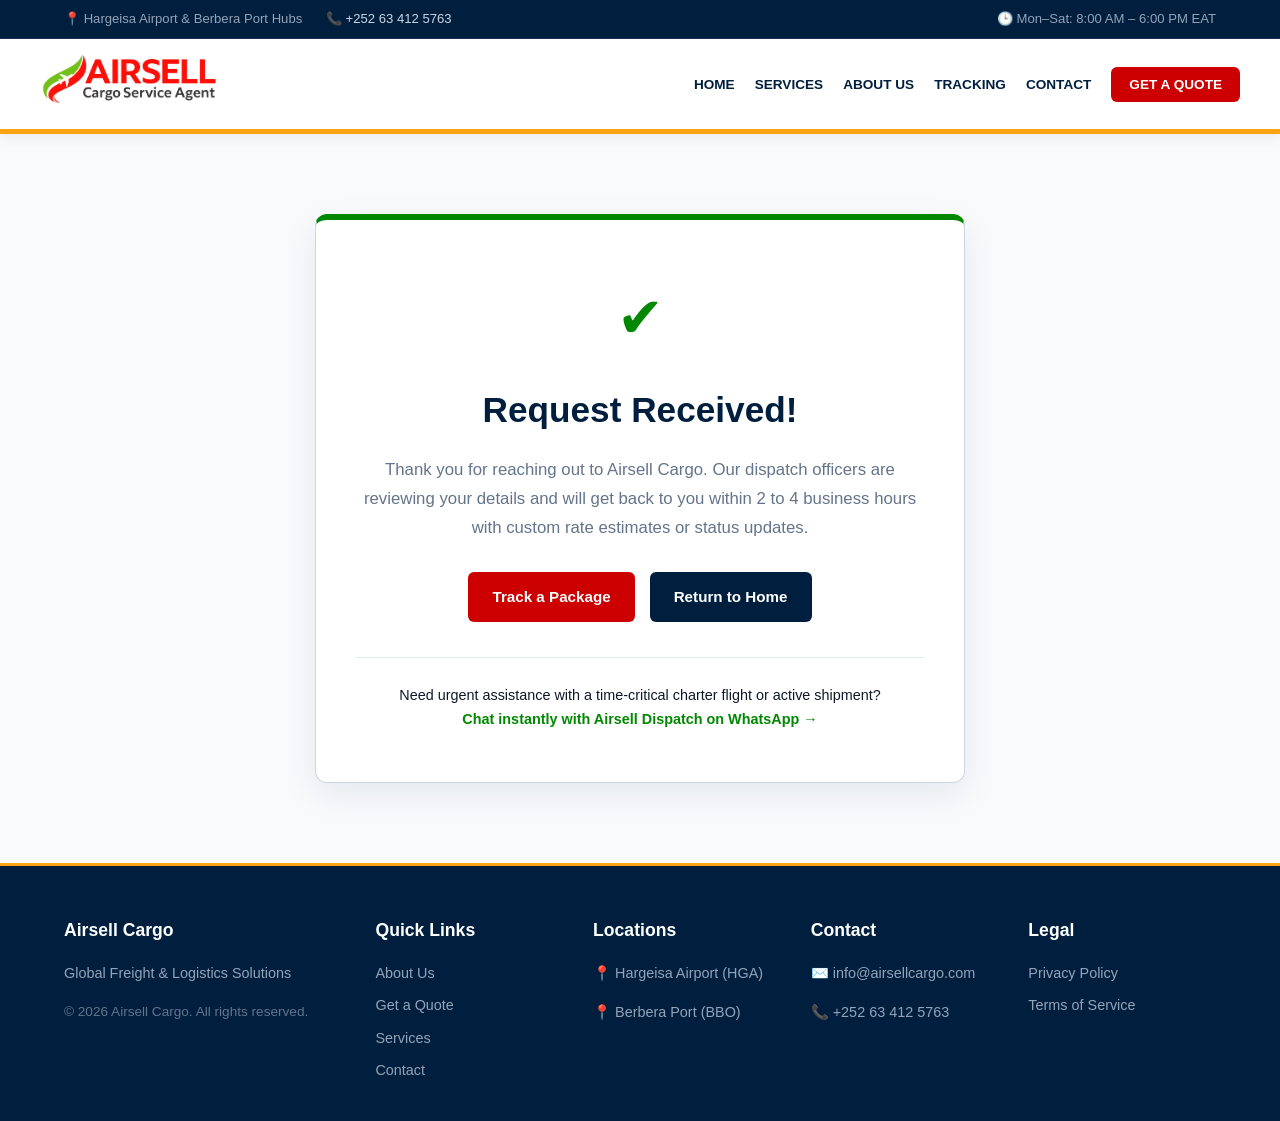
<file: thank.html>
<!DOCTYPE html>
<html lang="en">
<head>
  <meta charset="UTF-8">
  <meta http-equiv="X-UA-Compatible" content="IE=edge">
  <meta name="viewport" content="width=device-width, initial-scale=1.0, maximum-scale=5.0">
  <title>Thank You | Airsell Cargo</title>
  <meta name="description" content="Thank you for contacting Airsell Cargo. Our logistics dispatch team has received your inquiry.">
  
  <style>  
    :root {
      --brand-red: #cc0000;
      --brand-green: #008800;
      --brand-yellow: #fca311;
      --primary-dark: #001f3f;
      --text-dark: #0f172a;
      --text-gray: #64748b;
      --bg-light: #f8fafc;
      --card-shadow: 0 12px 35px rgba(0, 31, 63, 0.08);
      --border-color: #cbd5e1;
    }
    
    * { box-sizing: border-box; }

    body { 
      font-family: 'Segoe UI', Roboto, Arial, sans-serif; 
      margin: 0; 
      background: #ffffff; 
      color: var(--text-dark); 
      line-height: 1.7; 
      display: flex;
      flex-direction: column;
      min-height: 100vh;
    }
    
    .container { 
      max-width: 1200px; 
      margin: auto; 
      padding: 0 24px; 
    }
    
    /* Top Bar */
    .top-bar {
      background: var(--primary-dark);
      color: #94a3b8;
      font-size: 0.82rem;
      padding: 8px 0;
      border-bottom: 1px solid rgba(255, 255, 255, 0.1);
    }

    .top-bar-flex {
      display: flex;
      justify-content: space-between;
      align-items: center;
    }

    .top-bar-info span { margin-right: 20px; }
    .top-bar-info a { color: #cbd5e1; text-decoration: none; }
    .top-bar-info a:hover { color: var(--brand-yellow); }

    /* Header Navigation */
    header { 
      background: #ffffff; 
      border-bottom: 5px solid var(--brand-yellow); 
      box-shadow: 0 4px 12px rgba(0,0,0,0.06); 
      position: sticky;
      top: 0;
      z-index: 1000;
    }
    
    .header-flex { 
      display: flex; 
      justify-content: space-between; 
      align-items: center; 
      padding: 15px 0;
    }
    
    .nav-links { 
      list-style: none; 
      display: flex; 
      align-items: center;
      gap: 20px; 
      margin: 0; 
      padding: 0;
    }
    
    .nav-links a { 
      text-decoration: none; 
      color: var(--primary-dark); 
      font-weight: 600; 
      text-transform: uppercase; 
      font-size: 0.85rem; 
      transition: color 0.3s ease; 
    }
    
    .nav-links a:hover { 
      color: var(--brand-red); 
    }

    .btn-nav-cta {
      background: var(--brand-red);
      color: #ffffff !important;
      padding: 10px 18px;
      border-radius: 6px;
      font-weight: 700 !important;
    }

    /* Main Thank You Content */
    main {
      flex: 1;
      padding: 80px 0;
      background: var(--bg-light);
      display: flex;
      align-items: center;
    }

    .thank-card {
      background: #ffffff;
      border-radius: 12px;
      box-shadow: var(--card-shadow);
      padding: 50px 40px;
      text-align: center;
      max-width: 650px;
      margin: 0 auto;
      border: 1px solid var(--border-color);
      border-top: 6px solid var(--brand-green);
    }

    .thank-icon {
      font-size: 3.5rem;
      color: var(--brand-green);
      margin-bottom: 15px;
    }

    .thank-card h1 {
      color: var(--primary-dark);
      font-size: 2.2rem;
      margin-top: 0;
      margin-bottom: 15px;
    }

    .thank-card p {
      color: var(--text-gray);
      font-size: 1.05rem;
      margin-bottom: 30px;
    }

    .action-buttons {
      display: flex;
      justify-content: center;
      gap: 15px;
      flex-wrap: wrap;
    }

    .btn-action-primary {
      background: var(--brand-red);
      color: #ffffff;
      text-decoration: none;
      padding: 12px 24px;
      border-radius: 6px;
      font-weight: 700;
      font-size: 0.95rem;
      transition: background 0.3s;
    }

    .btn-action-primary:hover {
      background: var(--primary-dark);
    }

    .btn-action-secondary {
      background: var(--primary-dark);
      color: #ffffff;
      text-decoration: none;
      padding: 12px 24px;
      border-radius: 6px;
      font-weight: 700;
      font-size: 0.95rem;
      transition: background 0.3s;
    }

    .btn-action-secondary:hover {
      background: var(--brand-red);
    }

    /* Urgent Notice Box */
    .urgent-box {
      margin-top: 35px;
      padding-top: 25px;
      border-top: 1px solid #e2e8f0;
      font-size: 0.9rem;
      color: var(--text-dark);
    }

    .urgent-box a {
      color: var(--brand-green);
      font-weight: 700;
      text-decoration: none;
    }

    /* Footer */
    .site-footer { 
      background: var(--primary-dark); 
      color: #ffffff; 
      padding: 50px 0 30px; 
      font-size: 0.9rem;
      border-top: 3px solid var(--brand-yellow);
    }

    .footer-grid { 
      display: grid; 
      grid-template-columns: 1.5fr repeat(4, 1fr); 
      gap: 30px; 
    }

    .footer-col h4 {
      color: var(--brand-yellow);
      margin-top: 0;
      margin-bottom: 15px;
      font-size: 1.1rem;
    }

    .footer-col ul { list-style: none; padding: 0; margin: 0; }
    .footer-col li { margin-bottom: 8px; }
    .footer-col a { color: #94a3b8; text-decoration: none; transition: color 0.3s ease; }
    .footer-col a:hover { color: #ffffff; }

    @media (max-width: 768px) {
      .footer-grid { grid-template-columns: 1fr; gap: 25px; }
      .top-bar { display: none; }
      .action-buttons { flex-direction: column; }
    }
  </style>
</head>
<body>

<!-- Top Navigation Bar -->
<div class="top-bar">
  <div class="container top-bar-flex">
    <div class="top-bar-info">
      <span>📍 Hargeisa Airport & Berbera Port Hubs</span>
      <span>📞 <a href="tel:+252634125763">+252 63 412 5763</a></span>
    </div>
    <div>
      <span>🕒 Mon–Sat: 8:00 AM – 6:00 PM EAT</span>
    </div>
  </div>
</div>

<!-- Header Navigation -->
<header>
  <div class="container header-flex">
    <div class="logo">
      <a href="index.html">
        <img src="logo.png" alt="Airsell Cargo" width="180">
      </a>
    </div>
    
    <nav aria-label="Main Navigation">
      <ul class="nav-links">
        <li><a href="index.html">Home</a></li>
        <li><a href="services.html">Services</a></li>
        <li><a href="about.html">About Us</a></li>
        <li><a href="tracking.html">Tracking</a></li>
        <li><a href="contact.html">Contact</a></li>
        <li><a href="quote.html" class="btn-nav-cta">Get a Quote</a></li>
      </ul>
    </nav>
  </div>
</header>

<!-- Main Thank You Section -->
<main>
  <div class="container">
    <div class="thank-card">
      <div class="thank-icon">✔</div>
      <h1>Request Received!</h1>
      <p>Thank you for reaching out to Airsell Cargo. Our dispatch officers are reviewing your details and will get back to you within 2 to 4 business hours with custom rate estimates or status updates.</p>
      
      <div class="action-buttons">
        <a href="tracking.html" class="btn-action-primary">Track a Package</a>
        <a href="index.html" class="btn-action-secondary">Return to Home</a>
      </div>

      <div class="urgent-box">
        Need urgent assistance with a time-critical charter flight or active shipment? <br>
        <a href="https://wa.me/252634125763" target="_blank" rel="noopener">Chat instantly with Airsell Dispatch on WhatsApp →</a>
      </div>
    </div>
  </div>
</main>

<!-- Footer Section -->
<footer class="site-footer">
  <div class="container footer-grid">
    <div class="footer-col">
      <h4 style="color: #ffffff;">Airsell Cargo</h4>
      <p style="color: #94a3b8;">Global Freight & Logistics Solutions</p>
      <p style="color: #64748b; font-size: 0.85rem;">© 2026 Airsell Cargo. All rights reserved.</p>
    </div>

    <div class="footer-col">
      <h4 style="color: #ffffff;">Quick Links</h4>
      <ul>
        <li><a href="about.html">About Us</a></li>
        <li><a href="quote.html">Get a Quote</a></li>
        <li><a href="services.html">Services</a></li>
        <li><a href="contact.html">Contact</a></li>
      </ul>
    </div>

    <div class="footer-col">
      <h4 style="color: #ffffff;">Locations</h4>
      <p style="color: #94a3b8; margin-bottom: 6px;">📍 Hargeisa Airport (HGA)</p>
      <p style="color: #94a3b8;">📍 Berbera Port (BBO)</p>
    </div>

    <div class="footer-col">
      <h4 style="color: #ffffff;">Contact</h4>
      <p style="color: #94a3b8; margin-bottom: 6px;">✉️ info@airsellcargo.com</p>
      <p style="color: #94a3b8;">📞 +252 63 412 5763</p>
    </div>

    <div class="footer-col">
      <h4 style="color: #ffffff;">Legal</h4>
      <ul>
        <li><a href="privacy.html">Privacy Policy</a></li>
        <li><a href="terms.html">Terms of Service</a></li>
      </ul>
    </div>
  </div>
</footer>

</body>
</html>
</file>
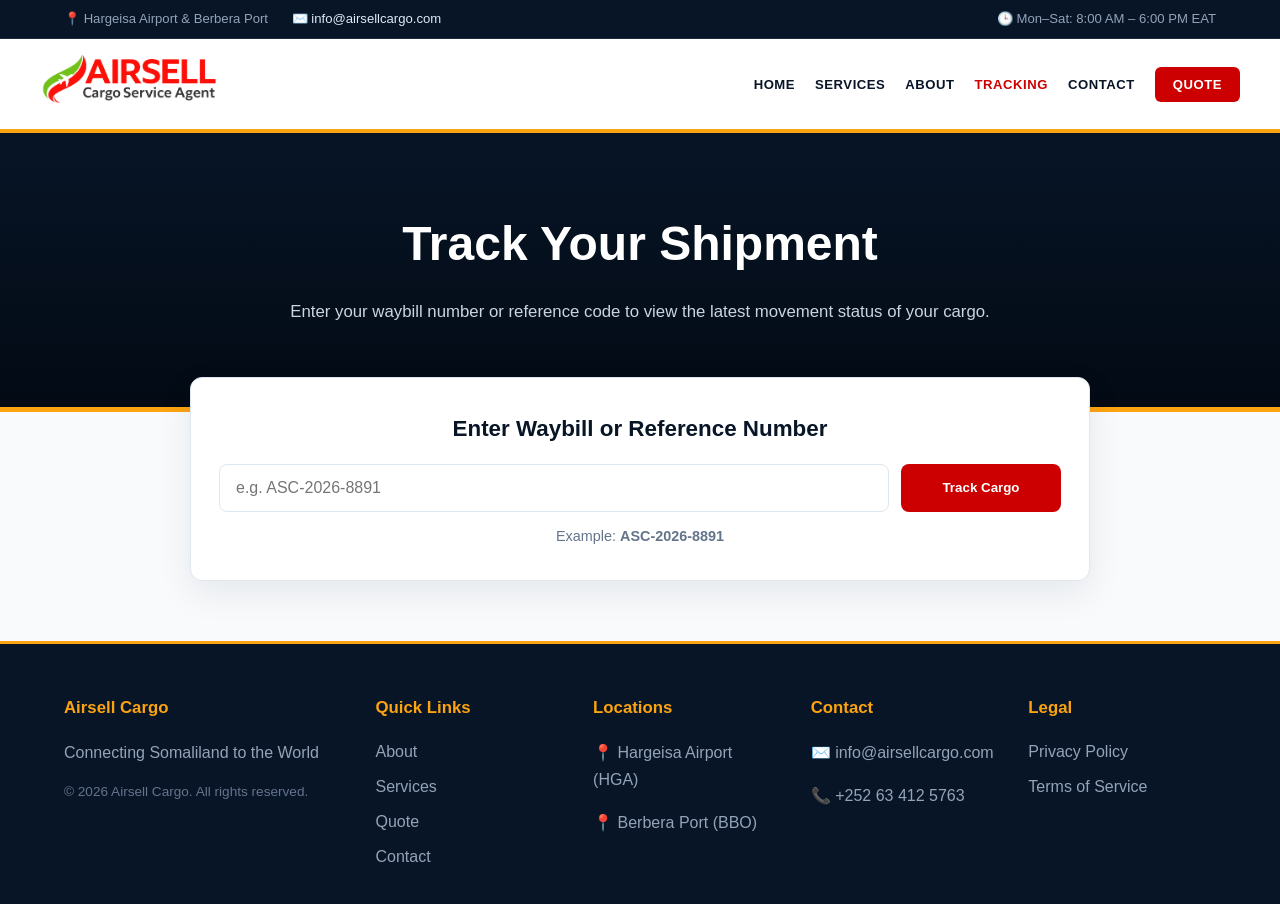
<file: tracking.html>
<!DOCTYPE html>
<html lang="en">
<head>
  <meta charset="UTF-8">
  <meta http-equiv="X-UA-Compatible" content="IE=edge">
  <meta name="viewport" content="width=device-width, initial-scale=1.0, maximum-scale=5.0">
  <title>Track Shipment | Airsell Cargo</title>
  <meta name="description" content="Track your cargo shipment with Airsell Cargo using your reference or waybill number.">

  <style>
    :root {
      --brand-red: #cc0000;
      --brand-yellow: #fca311;
      --primary-dark: #071527;
      --text-dark: #0f172a;
      --text-gray: #64748b;
      --bg-light: #f8fafc;
      --border-color: #dfe7ee;
      --card-shadow: 0 12px 35px rgba(7, 21, 39, 0.08);
      --brand-green: #16a34a;
    }

    * { box-sizing: border-box; }

    body {
      margin: 0;
      font-family: 'Segoe UI', Roboto, Arial, sans-serif;
      background: var(--bg-light);
      color: var(--text-dark);
      line-height: 1.7;
    }

    .container {
      max-width: 1200px;
      margin: 0 auto;
      padding: 0 24px;
    }

    .top-bar {
      background: var(--primary-dark);
      color: #94a3b8;
      font-size: 0.82rem;
      padding: 8px 0;
      border-bottom: 1px solid rgba(255,255,255,0.1);
    }

    .top-bar-flex {
      display: flex;
      justify-content: space-between;
      align-items: center;
      flex-wrap: wrap;
      gap: 10px;
    }

    .top-bar-info span { margin-right: 20px; }
    .top-bar-info a { color: #dfeaf5; text-decoration: none; }
    .top-bar-info a:hover { color: var(--brand-yellow); }

    header {
      background: #fff;
      border-bottom: 4px solid var(--brand-yellow);
      box-shadow: 0 4px 12px rgba(0,0,0,0.04);
      position: sticky;
      top: 0;
      z-index: 1000;
    }

    .header-flex {
      display: flex;
      justify-content: space-between;
      align-items: center;
      padding: 15px 0;
    }

    .nav-links {
      list-style: none;
      display: flex;
      align-items: center;
      gap: 20px;
      margin: 0;
      padding: 0;
    }

    .nav-links a {
      text-decoration: none;
      color: var(--primary-dark);
      font-weight: 700;
      text-transform: uppercase;
      font-size: 0.82rem;
      letter-spacing: 0.04em;
      transition: color 0.2s ease;
    }

    .nav-links a.active, .nav-links a:hover {
      color: var(--brand-red);
    }

    .btn-nav-cta {
      background: var(--brand-red);
      color: #fff !important;
      padding: 10px 18px;
      border-radius: 6px;
    }

    .btn-nav-cta:hover {
      background: var(--primary-dark);
    }

    .page-header {
      background: linear-gradient(180deg, var(--primary-dark) 0%, #030a14 100%);
      color: #fff;
      text-align: center;
      padding: 70px 20px 80px;
      border-bottom: 5px solid var(--brand-yellow);
    }

    .page-header h1 {
      margin: 0 0 14px;
      font-size: clamp(2.2rem, 4vw, 3rem);
      font-weight: 800;
    }

    .page-header p {
      margin: 0 auto;
      max-width: 700px;
      color: #cbd5e1;
      font-size: 1.05rem;
    }

    .tracking-panel {
      max-width: 900px;
      margin: -35px auto 50px;
      background: #fff;
      border-radius: 12px;
      box-shadow: var(--card-shadow);
      border: 1px solid var(--border-color);
      padding: 32px 28px;
      position: relative;
      z-index: 2;
    }

    .tracking-panel h2 {
      margin-top: 0;
      margin-bottom: 16px;
      color: var(--primary-dark);
      text-align: center;
      font-size: 1.4rem;
    }

    .search-row {
      display: flex;
      gap: 12px;
    }

    .search-row input {
      flex: 1;
      padding: 14px 16px;
      border: 1px solid var(--border-color);
      border-radius: 8px;
      font-size: 1rem;
      outline: none;
    }

    .search-row input:focus {
      border-color: var(--brand-red);
    }

    .btn-track {
      background: var(--brand-red);
      color: #fff;
      border: none;
      border-radius: 8px;
      padding: 14px 22px;
      font-weight: 800;
      cursor: pointer;
      min-width: 160px;
    }

    .sample-note {
      margin-top: 12px;
      text-align: center;
      color: var(--text-gray);
      font-size: 0.9rem;
    }

    .tracking-results {
      max-width: 1200px;
      margin: 0 auto 60px;
      padding: 0 24px;
    }

    .error-box {
      display: none;
      background: #fee2e2;
      border: 1px solid #fca5a5;
      color: #991b1b;
      padding: 18px 20px;
      border-radius: 8px;
      font-weight: 700;
      margin-bottom: 20px;
    }

    .result-card {
      display: none;
      background: #fff;
      border: 1px solid var(--border-color);
      border-radius: 12px;
      box-shadow: var(--card-shadow);
      padding: 28px;
    }

    .status-top {
      display: flex;
      justify-content: space-between;
      align-items: center;
      gap: 12px;
      padding-bottom: 18px;
      border-bottom: 2px solid #f0f3f7;
      margin-bottom: 24px;
      flex-wrap: wrap;
    }

    .tracking-id {
      font-size: 1.05rem;
      color: var(--text-gray);
    }

    .tracking-id strong {
      font-size: 1.3rem;
      color: var(--primary-dark);
      margin-left: 8px;
    }

    .status-badge {
      background: rgba(22,163,74,0.1);
      border: 1px solid var(--brand-green);
      color: var(--brand-green);
      padding: 6px 12px;
      border-radius: 999px;
      font-weight: 800;
      font-size: 0.82rem;
    }

    .progress-grid {
      display: grid;
      grid-template-columns: repeat(5, 1fr);
      gap: 12px;
      margin: 24px 0 30px;
    }

    .progress-step {
      text-align: center;
      padding: 8px 6px;
    }

    .step-icon {
      width: 42px;
      height: 42px;
      display: flex;
      align-items: center;
      justify-content: center;
      border-radius: 50%;
      background: #fff;
      border: 2px solid var(--border-color);
      margin: 0 auto 8px;
      font-weight: 800;
      color: var(--text-gray);
    }

    .progress-step.complete .step-icon {
      background: var(--brand-green);
      border-color: var(--brand-green);
      color: #fff;
    }

    .progress-step.active .step-icon {
      background: var(--brand-yellow);
      border-color: var(--brand-yellow);
      color: var(--primary-dark);
    }

    .step-label {
      font-size: 0.82rem;
      font-weight: 700;
      color: var(--primary-dark);
    }

    .step-date {
      font-size: 0.72rem;
      color: var(--text-gray);
    }

    .details-grid {
      display: grid;
      grid-template-columns: 1.2fr 1fr;
      gap: 24px;
      margin-bottom: 24px;
    }

    .panel-box {
      background: #fff;
      border: 1px solid var(--border-color);
      border-radius: 12px;
      padding: 22px 20px;
    }

    .panel-box h3 {
      margin-top: 0;
      margin-bottom: 14px;
      color: var(--primary-dark);
      font-size: 1.1rem;
    }

    table {
      width: 100%;
      border-collapse: collapse;
    }

    td {
      padding: 10px 0;
      border-bottom: 1px solid #eef2f7;
      font-size: 0.92rem;
    }

    td.label {
      width: 40%;
      color: var(--text-gray);
      font-weight: 700;
    }

    .timeline {
      list-style: none;
      padding: 0;
      margin: 0;
    }

    .timeline li {
      position: relative;
      margin-bottom: 16px;
      padding-left: 22px;
      border-left: 2px solid var(--border-color);
      padding-bottom: 8px;
    }

    .timeline li::before {
      content: "";
      position: absolute;
      left: -6px;
      top: 0;
      width: 10px;
      height: 10px;
      background: var(--brand-red);
      border-radius: 50%;
    }

    .timeline .time {
      font-size: 0.75rem;
      color: var(--text-gray);
      font-weight: 700;
    }

    .timeline .event {
      font-size: 0.9rem;
      font-weight: 700;
      color: var(--primary-dark);
    }

    .timeline .location {
      font-size: 0.8rem;
      color: var(--text-gray);
    }

    .support-banner {
      background: var(--primary-dark);
      color: #fff;
      border-radius: 12px;
      padding: 22px 24px;
      display: flex;
      justify-content: space-between;
      align-items: center;
      gap: 12px;
      flex-wrap: wrap;
      border-top: 4px solid var(--brand-yellow);
    }

    .support-banner a {
      text-decoration: none;
      background: #25d366;
      color: #fff;
      padding: 12px 18px;
      border-radius: 8px;
      font-weight: 800;
    }

    .site-footer {
      background: var(--primary-dark);
      color: #fff;
      padding: 50px 0 25px;
      border-top: 3px solid var(--brand-yellow);
    }

    .footer-grid {
      display: grid;
      grid-template-columns: 1.5fr repeat(4, 1fr);
      gap: 30px;
    }

    .footer-col h3 {
      color: var(--brand-yellow);
      margin-top: 0;
      margin-bottom: 15px;
      font-size: 1.05rem;
    }

    .footer-col ul {
      list-style: none;
      padding: 0;
      margin: 0;
    }

    .footer-col li { margin-bottom: 8px; }
    .footer-col a { color: #94a3b8; text-decoration: none; }
    .footer-col a:hover { color: #fff; }

    @media (max-width: 900px) {
      .search-row, .details-grid, .footer-grid, .progress-grid { grid-template-columns: 1fr; display: grid; }
      .search-row { display: grid; }
      .top-bar { display: none; }
    }
  </style>
</head>
<body>

<div class="top-bar">
  <div class="container top-bar-flex">
    <div class="top-bar-info">
      <span>📍 Hargeisa Airport & Berbera Port</span>
      <span>✉️ <a href="mailto:info@airsellcargo.com">info@airsellcargo.com</a></span>
    </div>
    <div>
      <span>🕒 Mon–Sat: 8:00 AM – 6:00 PM EAT</span>
    </div>
  </div>
</div>

<header>
  <div class="container header-flex">
    <div class="logo">
      <a href="index.html">
        <img src="logo.png" alt="Airsell Cargo" width="180">
      </a>
    </div>

    <nav aria-label="Main Navigation">
      <ul class="nav-links">
        <li><a href="index.html">Home</a></li>
        <li><a href="services.html">Services</a></li>
        <li><a href="about.html">About</a></li>
        <li><a href="tracking.html" class="active" aria-current="page">Tracking</a></li>
        <li><a href="contact.html">Contact</a></li>
        <li><a href="quote.html" class="btn-nav-cta">Quote</a></li>
      </ul>
    </nav>
  </div>
</header>

<section class="page-header">
  <div class="container">
    <h1>Track Your Shipment</h1>
    <p>Enter your waybill number or reference code to view the latest movement status of your cargo.</p>
  </div>
</section>

<div class="tracking-panel">
  <h2>Enter Waybill or Reference Number</h2>
  <form onsubmit="handleTrackingSearch(event)">
    <div class="search-row">
      <input id="trackingInput" type="text" placeholder="e.g. ASC-2026-8891" required>
      <button type="submit" class="btn-track">Track Cargo</button>
    </div>
  </form>
  <div class="sample-note">Example: <strong>ASC-2026-8891</strong></div>
</div>

<main class="tracking-results">
  <div id="trackingError" class="error-box"></div>

  <div id="trackingResult" class="result-card">
    <div class="status-top">
      <div class="tracking-id">Tracking ID: <strong id="dispTrackingId">--</strong></div>
      <div id="dispStatusBadge" class="status-badge">--</div>
    </div>

    <div id="milestoneContainer" class="progress-grid"></div>

    <div class="details-grid">
      <div class="panel-box">
        <h3>Shipment Details</h3>
        <table>
          <tr><td class="label">Transport Mode</td><td id="dispMode">--</td></tr>
          <tr><td class="label">Origin Hub</td><td id="dispOrigin">--</td></tr>
          <tr><td class="label">Destination Hub</td><td id="dispDest">--</td></tr>
          <tr><td class="label">Cargo Details</td><td id="dispWeight">--</td></tr>
          <tr><td class="label">Estimated Delivery</td><td id="dispEstDelivery">--</td></tr>
        </table>
      </div>

      <div class="panel-box">
        <h3>Activity Log</h3>
        <ul id="dispTimeline" class="timeline"></ul>
      </div>
    </div>

    <div class="support-banner">
      <div>
        <h4 style="margin:0 0 6px;">Questions about this shipment?</h4>
        <p style="margin:0; color:#cbd5e1; font-size:0.9rem;">Contact our dispatch team with your tracking reference.</p>
      </div>
      <a id="whatsappSupportBtn" href="#" target="_blank" rel="noopener">💬 Chat on WhatsApp</a>
    </div>
  </div>
</main>

<footer class="site-footer">
  <div class="container footer-grid">
    <div class="footer-col">
      <h3>Airsell Cargo</h3>
      <p style="color:#94a3b8; margin-bottom:10px;">Connecting Somaliland to the World</p>
      <p style="color:#64748b; font-size:0.85rem;">© 2026 Airsell Cargo. All rights reserved.</p>
    </div>

    <div class="footer-col">
      <h3>Quick Links</h3>
      <ul>
        <li><a href="about.html">About</a></li>
        <li><a href="services.html">Services</a></li>
        <li><a href="quote.html">Quote</a></li>
        <li><a href="contact.html">Contact</a></li>
      </ul>
    </div>

    <div class="footer-col">
      <h3>Locations</h3>
      <p style="color:#94a3b8; margin-bottom:6px;">📍 Hargeisa Airport (HGA)</p>
      <p style="color:#94a3b8;">📍 Berbera Port (BBO)</p>
    </div>

    <div class="footer-col">
      <h3>Contact</h3>
      <p style="color:#94a3b8; margin-bottom:6px;">✉️ info@airsellcargo.com</p>
      <p style="color:#94a3b8;">📞 +252 63 412 5763</p>
    </div>

    <div class="footer-col">
      <h3>Legal</h3>
      <ul>
        <li><a href="privacy.html">Privacy Policy</a></li>
        <li><a href="terms.html">Terms of Service</a></li>
      </ul>
    </div>
  </div>
</footer>

<script>
  async function fetchShipmentData(trackingId) {
    const mockDatabase = {
      'ASC-2026-8891': {
        trackingId: 'ASC-2026-8891',
        status: 'In Transit',
        transportMode: 'Air Express Freight',
        originHub: 'Dubai Cargo Hub (DXB)',
        destinationHub: 'Hargeisa Airport (HGA)',
        weightAndQty: '8 cartons / 145.50 kg',
        estimatedDelivery: 'Aug 14, 2026 - 02:00 PM EAT',
        milestones: [
          { label: 'Booked', date: 'Aug 08', icon: '✓', state: 'complete' },
          { label: 'Received', date: 'Aug 09', icon: '✓', state: 'complete' },
          { label: 'In Transit', date: 'Aug 11', icon: '✈', state: 'active' },
          { label: 'Customs', date: 'Pending', icon: '📑', state: '' },
          { label: 'Delivered', date: 'Est. Aug 14', icon: '📦', state: '' }
        ],
        activityLog: [
          { time: 'Aug 12, 2026 - 18:30 EAT', event: 'Departed transit hub', location: 'Sharjah Airport Hub' },
          { time: 'Aug 10, 2026 - 14:15 EAT', event: 'Export customs cleared', location: 'Dubai Air Cargo Terminal' },
          { time: 'Aug 09, 2026 - 09:00 EAT', event: 'Cargo received at origin', location: 'Dubai logistics warehouse' }
        ]
      }
    };

    if (mockDatabase[trackingId]) return mockDatabase[trackingId];
    throw new Error('Invalid tracking number');
  }

  function renderShipmentDetails(data) {
    document.getElementById('dispTrackingId').textContent = data.trackingId;
    document.getElementById('dispStatusBadge').textContent = data.status;
    document.getElementById('dispMode').textContent = data.transportMode;
    document.getElementById('dispOrigin').textContent = data.originHub;
    document.getElementById('dispDest').textContent = data.destinationHub;
    document.getElementById('dispWeight').textContent = data.weightAndQty;
    document.getElementById('dispEstDelivery').textContent = data.estimatedDelivery;

    const waText = `Hello Airsell Cargo, I am inquiring about shipment ${data.trackingId}.`;
    document.getElementById('whatsappSupportBtn').href = 'https://wa.me/252634125763?text=' + encodeURIComponent(waText);

    const milestoneContainer = document.getElementById('milestoneContainer');
    milestoneContainer.innerHTML = '';
    data.milestones.forEach((m) => {
      const el = document.createElement('div');
      el.className = 'progress-step ' + (m.state || '').trim();
      el.innerHTML = `
        <div class="step-icon">${m.icon || '•'}</div>
        <div class="step-label">${m.label}</div>
        <div class="step-date">${m.date}</div>
      `;
      milestoneContainer.appendChild(el);
    });

    const timeline = document.getElementById('dispTimeline');
    timeline.innerHTML = '';
    data.activityLog.forEach((log) => {
      const li = document.createElement('li');
      li.innerHTML = `
        <div class="time">${log.time}</div>
        <div class="event">${log.event}</div>
        <div class="location">${log.location}</div>
      `;
      timeline.appendChild(li);
    });

    document.getElementById('trackingResult').style.display = 'block';
  }

  async function handleTrackingSearch(event) {
    if (event) event.preventDefault();
    const trackingInput = document.getElementById('trackingInput').value.trim().toUpperCase();
    const resultBox = document.getElementById('trackingResult');
    const errorBox = document.getElementById('trackingError');

    resultBox.style.display = 'none';
    errorBox.style.display = 'none';

    if (!trackingInput) return;

    try {
      const data = await fetchShipmentData(trackingInput);
      renderShipmentDetails(data);
    } catch (err) {
      errorBox.textContent = 'No shipment found for "' + trackingInput + '". Please check the waybill number and try again.';
      errorBox.style.display = 'block';
    }
  }

  document.addEventListener('DOMContentLoaded', () => {
    const params = new URLSearchParams(window.location.search);
    const trackingId = params.get('id');
    if (trackingId) {
      document.getElementById('trackingInput').value = trackingId;
      handleTrackingSearch();
    }
  });
</script>

</body>
</html>
</file>
<file: style.css>
/* ==========================================================================
   1. MODERN RESET & DESIGN TOKENS
   ========================================================================== */
*, *::before, *::after {
    box-sizing: border-box;
    margin: 0;
    padding: 0;
}

:root {
    /* Brand Colors */
    --brand-primary: #0b1f3a;
    --brand-secondary: #1f4e79;
    --brand-accent: #d4a64d;
    --brand-red: #c83e3e;
    --brand-green: #2b8a5b;
    --brand-purple: #5b4b8a;
    --brand-orange: #d97706;
    --primary-dark: #0b1f3a;
    
    /* Neutral Palette */
    --light-bg: #f7f9fc;
    --text-main: #1e2a37;
    --text-muted: #6b7a8f;
    --white: #ffffff;
    
    /* UI Elements */
    --card-shadow: 0 10px 25px rgba(11, 31, 58, 0.08);
    --radius: 12px;
    --transition: 0.3s cubic-bezier(0.4, 0, 0.2, 1);
}

html {
    scroll-behavior: smooth;
}

body {
    width: 100%;
    overflow-x: hidden;
    background-color: var(--light-bg);
    color: var(--text-main);
    line-height: 1.6;
    font-family: 'Segoe UI', system-ui, -apple-system, sans-serif;
    -webkit-font-smoothing: antialiased;
}

.container {
    max-width: 1200px;
    margin-inline: auto;
    padding-inline: 1.5rem;
}

/* =========================================
   2. HEADER & NAVIGATION
   ========================================= */
header {
    background: var(--white);
    top: 0;
    z-index: 1000;
    border-bottom: 4px solid var(--brand-accent);
    box-shadow: 0 4px 12px rgba(11,31,58,0.15);
}

.header-flex {
    display: flex;
    justify-content: space-between;
    align-items: center;
    padding: 10px 0;
}

.logo img {
    transition: transform var(--transition);
    display: block;
}

.logo img:hover {
    transform: scale(1.03);
}

.nav-links {
    display: flex;
    list-style: none;
    gap: 30px;
}

.nav-links a {
    color: var(--brand-primary);
    text-decoration: none;
    font-weight: 600;
    font-size: 0.95rem;
    padding: 10px 5px;
    position: relative;
    transition: color var(--transition);
}

.nav-links a:hover {
    color: var(--brand-accent);
}

.nav-links a.active {
    color: var(--brand-secondary);
}

.nav-links a.active::after {
    content: '';
    position: absolute;
    bottom: 0;
    left: 0;
    width: 100%;
    height: 2px;
    background: var(--brand-accent);
}

/* =========================================
   3. HERO SECTION
   ========================================= */
.services-hero {
    background: linear-gradient(135deg, var(--brand-primary), var(--brand-secondary));
    padding-block: 5rem;
    color: var(--white);
    text-align: center;
}

.services-hero h1 {
    font-size: 2.5rem;
    margin-bottom: 1rem;
    font-weight: 700;
}

.services-hero p {
    font-size: 1rem;
    max-width: 600px;
    margin: 0 auto 2rem;
    opacity: 0.9;
}

.cta-btn {
    display: inline-block;
    background: var(--brand-accent);
    color: var(--brand-primary);
    padding: 12px 30px;
    border-radius: 50px;
    text-decoration: none;
    font-weight: 700;
    transition: all var(--transition);
    box-shadow: 0 4px 15px rgba(212, 166, 77, 0.28);
}

.cta-btn:hover {
    transform: translateY(-2px);
    box-shadow: 0 6px 20px rgba(212, 166, 77, 0.38);
}

/* =========================================
   4. WELCOME & INFO SECTION
   ========================================= */
.welcome-section {
    padding: 80px 0;
    background: var(--white);
    text-align: center;
}

.welcome-section h2 {
    color: var(--brand-primary);
    margin-bottom: 20px;
    font-size: 2.25rem;
    font-weight: 700;
}

.welcome-section p {
    font-size: 1.05rem;
    max-width: 900px;
    margin: 0 auto;
    color: var(--text-muted);
    line-height: 1.8;
}

/* =========================================
   5. SERVICES SECTION & CARDS
   ========================================= */
.services-section {
    padding: 60px 0;
}

.section-title {
    text-align: center;
    color: var(--brand-primary);
    font-size: 2rem;
    margin-bottom: 50px;
    font-weight: 700;
}

.services-grid {
    display: grid;
    grid-template-columns: repeat(auto-fit, minmax(20rem, 1fr));
    gap: 2rem;
    padding-bottom: 2rem;
}

.service-card {
    background: var(--white);
    padding: 2.5rem;
    border-radius: var(--radius);
    box-shadow: var(--card-shadow);
    transition: all var(--transition);
    border-top: 5px solid transparent;
    display: flex;
    flex-direction: column;
}

.service-card:hover {
    transform: translateY(-10px);
    box-shadow: 0 15px 35px rgba(11, 31, 58, 0.12);
}

.service-icon {
    font-size: 2.5rem;
    margin-bottom: 15px;
}

.service-card h3 {
    color: var(--text-main);
    margin-bottom: 15px;
    font-size: 1.3rem;
    font-weight: 700;
}

.service-list {
    list-style: none;
    margin-bottom: 15px;
    flex-grow: 1;
}

.service-list li {
    padding: 6px 0;
    color: var(--text-muted);
    font-size: 0.95rem;
    display: flex;
    align-items: center;
}

.service-list li::before {
    content: '→';
    color: var(--brand-accent);
    font-weight: bold;
    margin-right: 10px;
}

.service-card p {
    color: var(--text-muted);
    font-size: 0.95rem;
    line-height: 1.6;
}

/* Service Card Colors */
.service-card.red { border-top-color: var(--brand-red); }
.service-card.yellow { border-top-color: var(--brand-accent); }
.service-card.green { border-top-color: var(--brand-green); }
.service-card.blue { border-top-color: var(--brand-secondary); }
.service-card.purple { border-top-color: var(--brand-purple); }
.service-card.orange { border-top-color: var(--brand-orange); }

/* =========================================
   6. COMPLIANCE & STANDARDS SECTION
   ========================================= */
.compliance-section {
    background: var(--light-bg);
    padding: 60px 0;
}

.compliance-section h2 {
    text-align: center;
    color: var(--brand-primary);
    font-size: 2rem;
    margin-bottom: 50px;
    font-weight: 700;
}

.standards-grid {
    display: grid;
    grid-template-columns: repeat(auto-fit, minmax(14rem, 1fr));
    gap: 2rem;
}

.standard-badge {
    background: var(--white);
    padding: 2rem;
    border-radius: var(--radius);
    text-align: center;
    box-shadow: var(--card-shadow);
    transition: all var(--transition);
}

.standard-badge:hover {
    transform: translateY(-5px);
    box-shadow: 0 12px 30px rgba(11, 31, 58, 0.1);
}

.badge-icon {
    font-size: 2rem;
    color: var(--brand-green);
    margin-bottom: 10px;
    font-weight: bold;
}

.standard-badge h4 {
    color: var(--brand-primary);
    margin-bottom: 10px;
    font-size: 1.1rem;
}

.standard-badge p {
    color: var(--text-muted);
    font-size: 0.9rem;
    line-height: 1.6;
}

/* =========================================
   7. CALL TO ACTION
   ========================================= */
.cta {
    background: linear-gradient(135deg, var(--brand-primary), var(--brand-secondary));
    color: var(--white);
    padding: 80px 0;
    text-align: center;
}

.cta h2 {
    font-size: 2.2rem;
    margin-bottom: 1rem;
    font-weight: 800;
}

.cta p {
    font-size: 1.1rem;
    margin-bottom: 2rem;
    opacity: 0.95;
}

.cta .btn-primary {
    display: inline-block;
    background: var(--brand-accent);
    color: var(--brand-primary);
    border-radius: 50px;
    padding: 12px 40px;
    text-decoration: none;
    font-weight: 800;
    font-size: 1rem;
    transition: all var(--transition);
    box-shadow: 0 4px 15px rgba(212, 166, 77, 0.28);
}

.cta .btn-primary:hover {
    transform: translateY(-2px);
    box-shadow: 0 6px 20px rgba(212, 166, 77, 0.38);
}

/* =========================================
   8. FOOTER
   ========================================= */
footer {
    background: var(--primary-dark);
    color: var(--white);
    padding: 60px 0 30px;
}

.footer-row {
    display: flex;
    justify-content: space-between;
    gap: 50px;
    margin-bottom: 40px;
}

.footer-column {
    flex: 1;
}

.footer-column h4 {
    color: var(--brand-accent);
    margin-bottom: 20px;
    font-size: 1.1rem;
    letter-spacing: 0.5px;
    font-weight: 700;
}

.footer-links {
    list-style: none;
}

.footer-links li {
    margin-bottom: 10px;
}

.footer-links a {
    color: #b7c9d9;
    text-decoration: none;
    font-size: 0.95rem;
    transition: color var(--transition);
}

.footer-links a:hover {
    color: var(--brand-accent);
}

.whatsapp-btn {
    display: inline-flex;
    align-items: center;
    gap: 8px;
    background: #25D366;
    color: white;
    padding: 8px 15px;
    border-radius: 6px;
    text-decoration: none;
    font-weight: 600;
    font-size: 0.9rem;
    transition: all var(--transition);
}

.whatsapp-btn:hover {
    background: #20ba5a;
    transform: translateY(-2px);
}

.footer-bottom {
    text-align: left;
}

/* =========================================
   9. RESPONSIVENESS
   ========================================= */
@media (max-width: 992px) {
    .footer-row {
        flex-wrap: wrap;
        gap: 30px;
    }
    
    .footer-column {
        flex: 0 1 calc(50% - 15px);
    }
    
    .services-hero h1 {
        font-size: 2rem;
    }
}

@media (max-width: 768px) {
    .header-flex {
        flex-direction: column;
        gap: 1rem;
        padding: 15px 0;
    }
    
    .nav-links {
        gap: 15px;
        flex-wrap: wrap;
        justify-content: center;
        font-size: 0.85rem;
    }
    
    .footer-row {
        flex-direction: column;
        text-align: center;
        gap: 30px;
    }
    
    .footer-column {
        flex: 1;
    }
    
    .welcome-section h2 {
        font-size: 1.8rem;
    }
    
    .services-hero h1 {
        font-size: 1.6rem;
    }
    
    .services-hero p {
        font-size: 1rem;
    }
    
    .section-title {
        font-size: 1.6rem;
    }
    
    .services-grid {
        grid-template-columns: 1fr;
        gap: 1.5rem;
    }
    
    .standards-grid {
        grid-template-columns: 1fr;
    }
}

@media (max-width: 480px) {
    .container {
        padding-inline: 1rem;
    }
    
    .services-hero {
        padding-block: 2rem;
    }
    
    .services-hero h1 {
        font-size: 1.4rem;
    }
    
    .nav-links {
        gap: 10px;
        font-size: 0.8rem;
    }
    
    .section-title {
        font-size: 1.4rem;
        margin-bottom: 30px;
    }
    
    .cta h2 {
        font-size: 1.6rem;
    }
}
/* === Contact Form Styling === */

/* Section Headings */
.info-card h3 {
  margin-top: 30px;
  margin-bottom: 15px;
  font-size: 1.2rem;
  font-weight: 700;
  color: var(--brand-primary);
  border-bottom: 2px solid #e2e8f0;
  padding-bottom: 5px;
}

/* Labels */
form label {
  font-weight: 600;
  color: var(--primary-dark);
  display: block;
  margin-bottom: 6px;
}

/* Inputs, Selects, Textareas */
form input,
form select,
form textarea {
  width: 100%;
  padding: 12px;
  margin-bottom: 20px;
  border: 1px solid #d1d5db;
  border-radius: 6px;
  font-size: 0.95rem;
  transition: border-color 0.3s, box-shadow 0.3s;
}

form input:focus,
form select:focus,
form textarea:focus {
  border-color: var(--brand-primary);
  box-shadow: 0 0 0 3px rgba(11, 31, 58, 0.08);
  outline: none;
}

/* Submit Button */
.wa-button {
  background: var(--brand-green);
  color: white;
  padding: 14px 28px;
  border-radius: 8px;
  font-size: 1rem;
  font-weight: 700;
  border: none;
  cursor: pointer;
  transition: background 0.3s, transform 0.2s;
}

.wa-button:hover {
  background: #1c6c44;
  transform: translateY(-2px);
}

/* File Upload */
form input[type="file"] {
  border: none;
  padding: 0;
  margin-top: 10px;
}

/* Responsive Layout */
@media (max-width: 768px) {
  .contact-grid {
    grid-template-columns: 1fr;
  }
}
</file>
